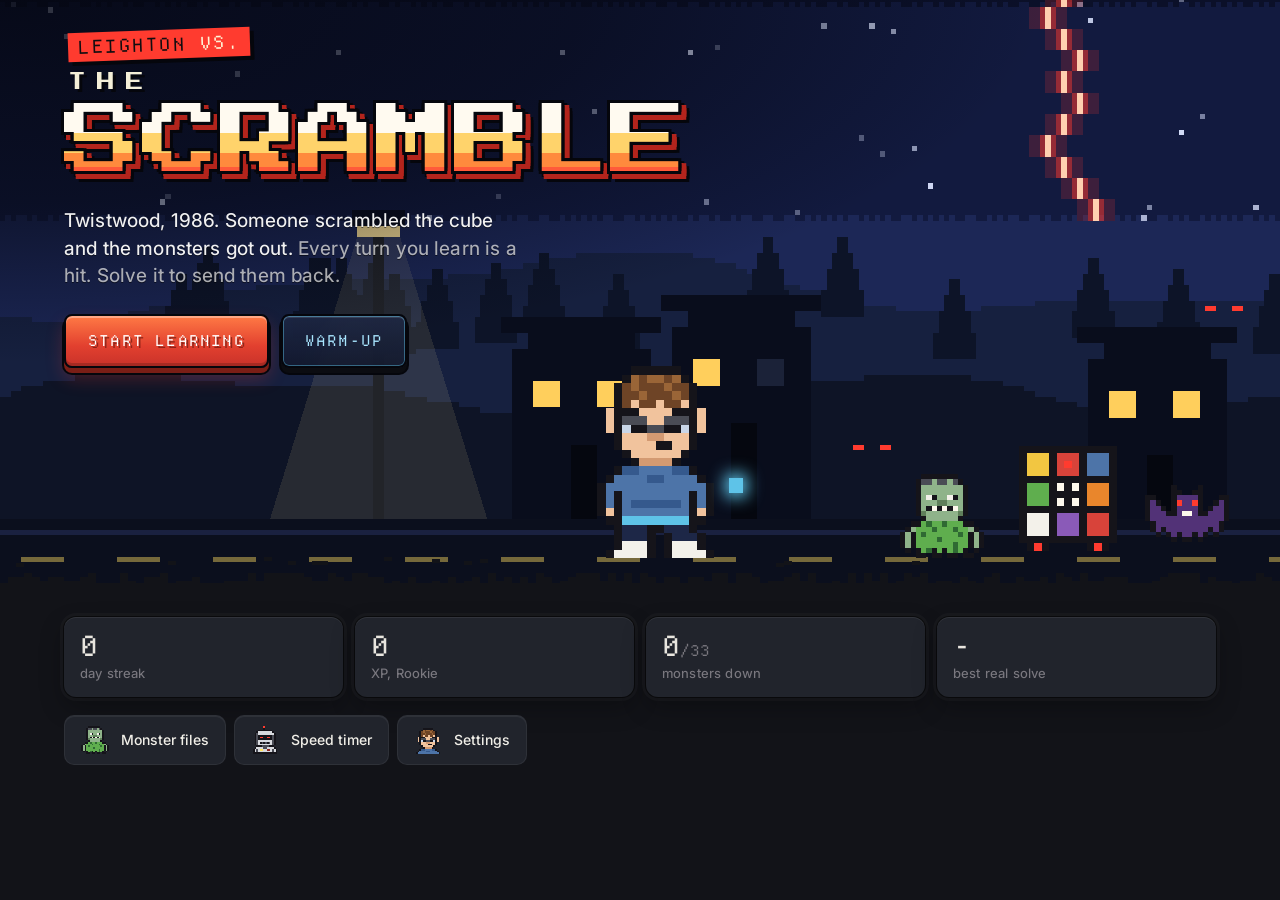
<file: index.html>
<!DOCTYPE html>
<html lang="en">
<head>
<meta charset="utf-8">
<meta name="viewport" content="width=device-width,initial-scale=1,viewport-fit=cover,user-scalable=no">
<meta name="apple-mobile-web-app-capable" content="yes">
<meta name="mobile-web-app-capable" content="yes">
<meta name="apple-mobile-web-app-status-bar-style" content="default">
<meta name="apple-mobile-web-app-title" content="The Scramble">
<meta name="application-name" content="The Scramble">
<meta name="theme-color" content="#0b1029">
<title>Leighton vs. The Scramble</title>
<link rel="apple-touch-icon" href="icon.png">
<link rel="icon" type="image/png" href="icon.png">
<link rel="preconnect" href="https://fonts.googleapis.com"><link rel="preconnect" href="https://fonts.gstatic.com" crossorigin>
<link href="https://fonts.googleapis.com/css2?family=Inter:wght@400..600&family=IBM+Plex+Mono&display=swap" rel="stylesheet">
<style>
/*
VOICE: Leighton talking, short and confident. Monsters get one-liners.
IDEA: an 80s small town at night where a scrambled cube let monsters out; every correct turn is a hit.
PICTURE: the 3D cube under a pixel battle strip (Leighton vs. that level's monster, with a health bar).
COLOUR and TYPE: the reference's tactile machined panels flipped to night ink; color only in scenes, stickers and rift red. Inter for words, Departure Mono for numbers and the logo.
LAYOUT: iPad first. Lesson = cube stage + side panel; stacks on phones. Tactile 8px keys.
*/
@font-face{font-family:"Press Start 2P";src:url([data-uri]) format("woff2");font-display:block}
@font-face{font-family:"Departure Mono";src:url([data-uri]) format("woff2");font-display:swap}
:root{
  color-scheme:light;
  --paper:#121318; --panel:#191b21; --raised:#21242c; --white:#fff;
  --ink:#f1efe8; --head:#e8e5de; --body:#aeaba5; --faint:#7a787f;
  --edge:rgba(255,255,255,.07); --frame:rgba(255,255,255,.09); --sky:#5ec3e8; --grass:#6cc35a; --ok:#6cc35a; --bad:#ff5a4e; --rift:#ff3b2f;
  --sun:#f7c844;
  --sans:"Inter","neoris",Arial,sans-serif; --mono:"IBM Plex Mono",ui-monospace,monospace; --px:"Departure Mono",ui-monospace,monospace;
  --machined:inset 0 1px 0 rgba(255,255,255,.07),0 0 0 1px rgba(0,0,0,.55),0 0 0 4px rgba(255,255,255,.025),0 10px 24px rgba(0,0,0,.3);
  --ease-out:cubic-bezier(.23,1,.32,1); --pop:cubic-bezier(.34,1.56,.64,1);
  --sat:env(safe-area-inset-top,0px); --sab:env(safe-area-inset-bottom,0px);
}
*{box-sizing:border-box;min-width:0;-webkit-tap-highlight-color:transparent}
html,body{margin:0;height:100%;background:var(--paper);color:var(--ink);overflow:hidden}
body{font:460 15px/1.4 var(--sans);letter-spacing:.01em;-webkit-font-smoothing:antialiased;user-select:none;-webkit-user-select:none;touch-action:manipulation}
button{font:inherit;color:inherit;border:0;background:none;cursor:pointer;padding:0}
button:focus-visible{outline:2px solid rgba(38,35,35,.8);outline-offset:2px}
.px{font-family:var(--px)}
.mono{font-family:var(--mono);font-size:11px;letter-spacing:.12em;text-transform:uppercase;color:var(--faint)}
svg.pix{shape-rendering:crispEdges;image-rendering:pixelated;display:block}

/* ---------- keys (tactile buttons) ---------- */
.key{height:41px;padding:0 14px;border-radius:8px;display:inline-flex;align-items:center;justify-content:center;gap:8px;font-weight:500;white-space:nowrap;transition:background-color .14s ease-out,box-shadow .14s ease-out,transform .12s var(--ease-out)}
.key:active{transform:scale(.97)}
.key.light{background:linear-gradient(#2a2d36,#1f2128);color:var(--ink);border:1px solid #33363f;box-shadow:inset 0 1px 0 rgba(255,255,255,.08),0 2px 4px rgba(0,0,0,.35)}
.key.light:hover{background:#2c2f38}
.key.dark{background:linear-gradient(#f6f3ea,#ddd8cb);color:#15141a;border:1px solid #bdb7a8;box-shadow:inset 0 2px 0 #fff,inset 0 -1px 2px rgba(0,0,0,.18),0 3px 6px rgba(0,0,0,.4)}
.key.ghost{background:rgba(255,255,255,.08);color:#fff;border:1px solid rgba(255,255,255,.35);backdrop-filter:blur(12px);-webkit-backdrop-filter:blur(12px)}
.key.big{height:50px;font-size:16px;padding:0 20px}
.key[disabled]{opacity:.45;pointer-events:none}
.icon-btn{width:41px;height:41px;border-radius:8px;display:grid;place-items:center}

/* ---------- screens ---------- */
#app{position:fixed;inset:0}
.screen{position:absolute;inset:0;display:none;flex-direction:column;opacity:0}
.screen.on{display:flex;animation:screenIn .45s var(--ease-out) forwards}
@keyframes screenIn{from{opacity:0;transform:translateY(10px)}to{opacity:1;transform:none}}
.scroll-y{overflow-y:auto;-webkit-overflow-scrolling:touch;overscroll-behavior:contain}

/* ---------- home ---------- */
#home{background:var(--paper)}
.hero{position:relative;flex:0 0 auto;height:min(66vh,640px);min-height:400px;overflow:hidden;background:#0b1029}
.hero .scene{position:absolute;inset:0;width:100%;height:100%}
.cloud-band{position:absolute;left:48%;right:0;top:0;height:46%;overflow:hidden;-webkit-mask-image:linear-gradient(90deg,transparent,#000 18%);mask-image:linear-gradient(90deg,transparent,#000 18%)}
.hero .clouds{position:absolute;left:0;top:0;width:200%;height:100%;animation:drift 70s linear infinite}
@keyframes drift{to{transform:translateX(-50%)}}
.hero-copy{position:absolute;left:max(5vw,20px);top:calc(30px + var(--sat));max-width:620px;z-index:3}
.hero::before{content:"";position:absolute;inset:0;z-index:1;pointer-events:none;background:radial-gradient(120% 90% at 0% 0%,rgba(4,6,16,.82) 0%,rgba(4,6,16,.55) 38%,rgba(4,6,16,0) 68%)}
.logo{margin:0;display:flex;flex-direction:column;align-items:flex-start;isolation:isolate;font-family:var(--px);font-weight:400;line-height:1}
.logo .tag{display:inline-block;background:#ff3b2f;color:#120d10;font-size:clamp(14px,1.6vw,18px);letter-spacing:.14em;padding:6px 10px 5px;box-shadow:4px 4px 0 #05060c;transform:rotate(-2deg);margin:0 0 14px 4px}
.logo .tag b{font-weight:400;color:#fff4d6}
.logo .the{font-family:'Press Start 2P',var(--px);font-size:clamp(13px,1.6vw,18px);letter-spacing:.6em;margin-bottom:12px!important;color:#f4efd8;margin:0 0 2px 4px;text-shadow:3px 3px 0 #05060c}
.logo .big{position:relative;display:flex;font-family:'Press Start 2P',var(--px);font-size:clamp(36px,10.5vw,78px);letter-spacing:0;line-height:1;filter:drop-shadow(3px 0 0 #05060c) drop-shadow(-3px 0 0 #05060c) drop-shadow(0 3px 0 #05060c) drop-shadow(0 -3px 0 #05060c) drop-shadow(5px 5px 0 #b3241c) drop-shadow(3px 3px 0 #05060c)}
.logo .big span{display:inline-block;background:linear-gradient(#fffaf0 0 38%,#ffd36b 38% 64%,#ff8a3d 64% 82%,#ff5a3a 82%);-webkit-background-clip:text;background-clip:text;color:transparent;-webkit-text-fill-color:transparent;animation:letterIn .6s var(--pop) both;animation-delay:calc(.15s + var(--i) * 55ms)}
@keyframes letterIn{from{opacity:0;transform:translateY(-24px) scale(1.3)}}
.hero-copy p{color:rgba(255,255,255,.94);font-size:clamp(16px,2vw,19px);line-height:1.45;margin:26px 0 24px;max-width:460px;text-shadow:0 1px 0 rgba(0,0,0,.5)}
.hero-copy p span{color:rgba(255,255,255,.66)}
.hero-actions{display:flex;gap:12px;flex-wrap:wrap}
.crew{position:absolute;left:0;right:0;bottom:6%;height:90px;z-index:2;pointer-events:none}
.crew .walker{position:absolute;bottom:0;width:64px;height:64px}
.walker svg{width:100%;height:100%}
.fringe{display:block;width:100%;height:40px;margin-top:-39px;position:relative;z-index:4}
.home-body{flex:1;padding:22px max(5vw,20px) calc(24px + var(--sab));display:grid;grid-template-columns:repeat(4,minmax(0,1fr));gap:12px;align-content:start}
.stat{background:var(--raised);border-radius:12px;padding:14px 16px;box-shadow:var(--machined)}
.stat b{display:block;font-family:var(--px);font-weight:400;font-size:28px;line-height:1.1;color:var(--head)}
.stat span{font-size:13px;color:var(--faint)}
.home-links{grid-column:1/-1;display:flex;gap:8px;flex-wrap:wrap;margin-top:6px}
.row-btn{display:flex;align-items:center;gap:12px;padding:10px 16px;background:var(--raised);border:1px solid rgba(255,255,255,.06);border-radius:10px;box-shadow:inset 0 1px 0 rgba(255,255,255,.06);font-weight:500;font-size:14px;transition:background-color .15s,border-color .15s}
.row-btn:hover{background:#272a33;border-color:rgba(255,255,255,.14)}
.row-btn .mono{font-size:10px}
.row-btn svg{width:28px;height:28px}

/* ---------- top bar ---------- */
.topbar{flex:0 0 auto;display:flex;align-items:center;gap:12px;padding:calc(10px + var(--sat)) max(3vw,14px) 10px;background:rgba(18,19,24,.92);border-bottom:1px solid var(--frame);position:relative;z-index:5}
.topbar h2{font-size:17px;font-weight:500;margin:0;color:var(--head);flex:1}
.chip-stat{display:inline-flex;align-items:center;gap:6px;height:32px;padding:0 10px;border-radius:100px;background:var(--raised);box-shadow:inset 0 1px 0 rgba(255,255,255,.06),0 0 0 1px rgba(0,0,0,.5);font-family:var(--px);font-size:15px;color:var(--head)}
.chip-stat svg{width:16px;height:16px}

/* ---------- map ---------- */
.map-wrap{flex:1;padding:24px max(4vw,16px) calc(60px + var(--sab))}
.world{max-width:980px;margin:0 auto 40px}
.world-card{position:relative;border-radius:16px;background:var(--raised);padding:10px;box-shadow:var(--machined)}
.world-card .art{position:relative;border-radius:10px;overflow:hidden;height:150px}
.world-card .art svg.scene{position:absolute;inset:0;width:100%;height:100%}
.world-card .art .who{position:absolute;bottom:10px;width:72px;height:72px;left:6%;animation:bob 1.2s steps(2) infinite}
.world-card .cap{position:absolute;right:16px;bottom:16px;max-width:60%;padding:12px 14px;border-radius:8px;color:#fff;background:linear-gradient(rgba(255,255,255,.08),rgba(255,255,255,.03));backdrop-filter:blur(18px);-webkit-backdrop-filter:blur(18px);box-shadow:inset 0 -1px 0 rgba(0,0,0,.12),inset 0 1px 1px rgba(255,255,255,.24)}
.world-card .cap .mono{color:rgba(255,255,255,.75)}
.world-card .cap h3{margin:4px 0 0;font-size:21px;line-height:1.15;font-weight:400}
.world-card .cap h3 span{opacity:.7}
.world-card.locked .art{filter:grayscale(1) brightness(.7)}
.levels{display:flex;flex-wrap:wrap;gap:14px 12px;padding:18px 6px 0}
.lvl{position:relative;width:88px;display:flex;flex-direction:column;align-items:center;gap:6px}
.lvl .node{width:64px;height:64px;border-radius:12px;font-family:var(--px);font-size:24px;display:grid;place-items:center;transition:transform .15s var(--ease-out)}
.lvl .node:active{transform:scale(.94)}
.lvl.done .node{background:var(--raised);color:var(--head);box-shadow:var(--machined)}
.lvl.open .node{background:linear-gradient(#3a2226,#241417);color:#fff;border:1px solid #ff5a4e;box-shadow:inset 0 1px 0 rgba(255,255,255,.1);animation:nodePulse 1.8s var(--ease-out) infinite}
@keyframes nodePulse{0%{box-shadow:inset 0 2px 0 rgba(255,255,255,.24),0 0 0 0 rgba(255,59,47,.5)}70%{box-shadow:inset 0 2px 0 rgba(255,255,255,.24),0 0 0 12px rgba(255,59,47,0)}100%{box-shadow:inset 0 2px 0 rgba(255,255,255,.24),0 0 0 0 rgba(255,59,47,0)}}
.lvl.locked .node{background:var(--panel);color:#4a4c55;box-shadow:inset 0 0 0 1px var(--edge)}
.lvl .name{font-size:12px;line-height:1.25;text-align:center;color:var(--body);min-height:30px}
.lvl.locked .name{color:#4f5058}
.stars{display:flex;gap:2px;height:14px}
.stars svg{width:14px;height:14px}
.lvl.boss .node{width:72px;height:64px}

/* ---------- lesson ---------- */
#lesson{background:var(--paper)}
.ls-top{display:flex;align-items:center;gap:12px;padding:calc(10px + var(--sat)) max(3vw,14px) 10px}
.bar{flex:1;display:flex;gap:4px;height:12px}
.bar i{flex:1;border-radius:3px;background:#2a2d35;box-shadow:inset 0 1px 1px rgba(0,0,0,.3);transition:background-color .3s}
.bar i.done{background:var(--grass)}
.bar i.now{background:#3f6a3a}
.combo{font-family:var(--px);font-size:16px;color:var(--faint);min-width:58px;text-align:right;transition:color .2s}
.combo.hot{color:#e07b1e}
.combo.bump{animation:bump .3s var(--pop)}
@keyframes bump{40%{transform:scale(1.35)}}
.ls-main{flex:1;display:grid;grid-template-columns:minmax(0,1.25fr) minmax(320px,.9fr);gap:16px;padding:0 max(3vw,14px) calc(14px + var(--sab));min-height:0}
.stage{position:relative;border-radius:16px;background:var(--panel);box-shadow:var(--machined);overflow:hidden;min-height:0;display:flex;flex-direction:column}
.cube-wrap{position:relative;flex:1;min-height:0}
.cube-wrap::before{content:"";position:absolute;inset:0;background-image:linear-gradient(rgba(255,255,255,.035) 1px,transparent 1px),linear-gradient(90deg,rgba(255,255,255,.035) 1px,transparent 1px);background-size:40px 40px;-webkit-mask-image:radial-gradient(circle at 50% 50%,#000 30%,transparent 75%);mask-image:radial-gradient(circle at 50% 50%,#000 30%,transparent 75%)}
.stage .view-reset{position:absolute;right:10px;top:10px;z-index:4;background:rgba(255,255,255,.06);box-shadow:inset 0 0 0 1px rgba(255,255,255,.08);color:var(--body)}
.stage .hint-txt{position:absolute;left:14px;bottom:12px;z-index:4;font-size:12px;color:var(--faint)}
.toast{position:absolute;left:50%;top:8%;z-index:6;transform:translate(-50%,0);font-family:var(--px);font-size:26px;color:var(--grass);pointer-events:none;opacity:0;white-space:nowrap}
.toast.show{animation:toast .9s var(--ease-out) forwards}
.toast.bad{color:var(--bad)}
@keyframes toast{0%{opacity:0;transform:translate(-50%,12px) scale(.8)}20%{opacity:1;transform:translate(-50%,0) scale(1.08)}35%{transform:translate(-50%,0) scale(1)}80%{opacity:1}100%{opacity:0;transform:translate(-50%,-14px)}}
.side{display:flex;flex-direction:column;gap:12px;min-height:0}
.speaker{display:flex;gap:12px;align-items:flex-start}
.speaker .face{flex:0 0 auto;width:64px;height:64px;animation:bob 1.2s steps(2) infinite}
.speaker .face.talk{animation:talk .5s var(--pop)}
@keyframes bob{50%{transform:translateY(-3px)}}
@keyframes talk{30%{transform:translateY(-8px) scale(1.05)}}
.bubble{position:relative;flex:1;background:var(--raised);border:1px solid rgba(255,255,255,.05);border-radius:12px;padding:12px 14px;box-shadow:var(--machined);font-size:16px;line-height:1.45;color:var(--head);min-height:64px}
.bubble::before{content:"";position:absolute;left:-7px;top:22px;width:12px;height:12px;background:var(--raised);transform:rotate(45deg);box-shadow:-1px 1px 0 rgba(255,255,255,.05)}
.bubble .who{display:block;font-family:var(--mono);font-size:10px;letter-spacing:.12em;text-transform:uppercase;color:var(--faint);margin-bottom:2px}
.bubble b{font-weight:600;color:var(--ink)}
.bubble .alg-inline{font-family:var(--px);font-size:15px;color:var(--ink);white-space:nowrap}
.task{background:rgba(255,255,255,.025);border:1px solid rgba(255,255,255,.07);border-radius:12px;padding:12px;display:flex;flex-direction:column;gap:10px}
.task:empty{display:none}
.task .label{display:flex;justify-content:space-between;align-items:center;gap:8px}
.chips{display:flex;flex-wrap:wrap;gap:6px}
.chip{min-width:40px;height:40px;padding:0 8px;border-radius:8px;display:grid;place-items:center;font-family:var(--px);font-size:19px;background:var(--raised);color:var(--head);box-shadow:inset 0 0 0 1px rgba(255,255,255,.07),inset 0 1px 0 rgba(255,255,255,.08);transition:background-color .15s,color .15s}
.chip.hidden{color:transparent;background:repeating-linear-gradient(45deg,#24272f 0 4px,#1c1e25 4px 8px)}
.chip.now{box-shadow:inset 0 0 0 2px var(--sky);color:var(--ink)}
.chip.ok{background:#1f3a22;color:#8ee07a;animation:chipPop .3s var(--pop)}
.chip.bad{animation:shake .3s}
.chip.gap{min-width:6px;background:none;box-shadow:none}
@keyframes chipPop{50%{transform:scale(1.18)}}
.chant{font-size:14px;color:var(--body);font-style:italic}
.prompt-big{font-family:var(--px);font-size:64px;line-height:1;text-align:center;color:var(--ink);padding:8px 0}
.prompt-big.pop{animation:chipPop .3s var(--pop)}
.controls{margin-top:auto;display:flex;flex-direction:column;gap:10px}
.btn-row{display:flex;gap:10px;flex-wrap:wrap}
.btn-row .key{flex:1}
.pad{display:grid;grid-template-columns:repeat(auto-fit,minmax(64px,1fr));gap:8px}
.pk{height:58px;border-radius:10px;background:linear-gradient(#2b2e37,#21242b);box-shadow:0 3px 0 #0c0d10,inset 0 0 0 1px rgba(255,255,255,.06),inset 0 1px 0 rgba(255,255,255,.1);display:flex;align-items:center;justify-content:center;gap:6px;font-family:var(--px);font-size:22px;color:var(--ink);transition:transform .1s var(--ease-out),background-color .15s}
.pk:active,.pk.press{transform:translateY(2px);box-shadow:0 1px 0 #0c0d10,inset 0 0 0 1px rgba(255,255,255,.06);background:#2f333d}
.pk svg{width:18px;height:18px;opacity:.75}
.pk .dot{width:8px;height:8px;border-radius:2px;box-shadow:inset 0 0 0 1px rgba(0,0,0,.2)}
.pk.wrong{animation:shake .3s;background:#4a1d1b}
.pk.glow{box-shadow:0 0 0 3px var(--sky);animation:glow 1s ease-in-out infinite}
@keyframes glow{50%{box-shadow:0 0 0 6px rgba(94,195,232,.35)}}
@keyframes shake{20%{transform:translateX(-6px)}40%{transform:translateX(5px)}60%{transform:translateX(-3px)}80%{transform:translateX(2px)}}
.choices{display:grid;grid-template-columns:repeat(auto-fit,minmax(110px,1fr));gap:8px}
.choice{min-height:54px;padding:8px 12px;border-radius:10px;background:linear-gradient(#2b2e37,#21242b);box-shadow:0 3px 0 #0c0d10,inset 0 0 0 1px rgba(255,255,255,.06),inset 0 1px 0 rgba(255,255,255,.1);font-size:16px;font-weight:500;transition:transform .1s,background-color .15s}
.choice.px{font-size:22px;font-weight:400}
.choice:active{transform:scale(.97)}
.choice.right{background:#1f3a22;color:#8ee07a;animation:chipPop .3s var(--pop)}
.choice.wrong{background:#4a1d1b;color:#ff8a80;animation:shake .3s}
.meta{display:flex;gap:10px;align-items:center;font-size:13px;color:var(--faint)}
.meta .px{font-size:15px;color:var(--head)}
.mission{background:var(--raised);border-radius:12px;padding:14px 16px;box-shadow:var(--machined)}
.mission ol{margin:6px 0 0;padding-left:20px;color:var(--body);line-height:1.5}
.mission .clock{font-family:var(--px);font-size:44px;color:var(--head);line-height:1;margin-top:6px}
.tip{background:#16283a;border-radius:10px;padding:10px 12px;color:#a9d8f5;font-size:14px;line-height:1.45}

/* ---------- cube ---------- */
.cube-host{position:absolute;inset:0;touch-action:none;cursor:grab}
.cube-host:active{cursor:grabbing}
.cube-scene{position:absolute;inset:0;perspective:1800px;display:grid;place-items:center}
.cube-root{position:relative;width:0;height:0;transform-style:preserve-3d}
.cubie{position:absolute;left:0;top:0;width:0;height:0;transform-style:preserve-3d}
.cf{position:absolute;backface-visibility:hidden;-webkit-backface-visibility:hidden;background:#0c0c0e;border-radius:7%;box-shadow:inset 0 0 0 1px rgba(255,255,255,.05)}
.cf .st{position:absolute;inset:5.5%;border-radius:16%;box-shadow:inset 0 2px 0 rgba(255,255,255,.4),inset 0 -2px 3px rgba(0,0,0,.12);transition:background-color .35s}
.cf .sh{position:absolute;inset:0;border-radius:7%;background:#000;pointer-events:none}
.cube-arrow{position:absolute;inset:0;width:100%;height:100%;pointer-events:none;z-index:3;overflow:visible}
.cube-arrow path{fill:none;stroke:#5ec3e8;stroke-width:7;stroke-linecap:round;stroke-linejoin:round}
.cube-arrow .head{fill:#5ec3e8;stroke:none}
.cube-arrow .halo{stroke:#0c0d10;stroke-width:13}
.cube-arrow g{animation:arrowIn .25s var(--ease-out)}
@keyframes arrowIn{from{opacity:0}}
.stage.shake .cube-scene{animation:shake .3s}
.stage.win .cube-scene{animation:winHop .55s var(--pop)}
@keyframes winHop{40%{transform:translateY(-12px) scale(1.04)}}

/* ---------- results ---------- */
#done{background:var(--paper);align-items:center;justify-content:center;padding:20px}
.result{width:min(460px,100%);border-radius:16px;background:var(--raised);padding:12px;box-shadow:var(--machined);text-align:center}
.result .art{position:relative;height:170px;border-radius:10px;overflow:hidden}
.result .art svg.scene{position:absolute;inset:0;width:100%;height:100%}
.result .art .who{position:absolute;left:50%;bottom:8px;width:96px;height:96px;margin-left:-48px;animation:hop .7s var(--pop) infinite alternate}
@keyframes hop{to{transform:translateY(-10px)}}
.result h2{font-size:32px;line-height:1.15;font-weight:400;color:var(--head);margin:18px 0 4px}
.result h2 span{color:var(--faint)}
.big-stars{display:flex;justify-content:center;gap:10px;margin:12px 0}
.big-stars svg{width:52px;height:52px;opacity:0;transform:scale(.3)}
.big-stars svg.in{animation:starIn .5s var(--pop) forwards}
@keyframes starIn{to{opacity:1;transform:scale(1)}}
.result .nums{display:flex;justify-content:center;gap:24px;margin:8px 0 16px;color:var(--faint);font-size:13px}
.result .nums b{display:block;font-family:var(--px);font-weight:400;font-size:24px;color:var(--head)}
.result .say{color:var(--body);margin:0 16px 16px}
.result .btn-row{padding:0 4px 4px}
#confetti{position:fixed;inset:0;pointer-events:none;z-index:50}

/* ---------- friends ---------- */
.friends{flex:1;padding:24px max(4vw,16px) calc(40px + var(--sab));display:grid;grid-template-columns:repeat(auto-fill,minmax(250px,1fr));gap:18px;align-content:start}
.fcard{border-radius:16px;background:rgba(255,255,255,.03);padding:8px;box-shadow:0 0 0 1px rgba(255,255,255,.06),0 6px 14px rgba(0,0,0,.25)}
.fcard .cover{background:var(--raised);border-radius:8px;padding:12px;border-left:4px solid #2f323b;height:100%;display:flex;flex-direction:column;gap:10px}
.fcard .pic{position:relative;height:130px;border-radius:6px;overflow:hidden}
.fcard .pic svg.scene{position:absolute;inset:0;width:100%;height:100%}
.fcard .pic .who{position:absolute;left:50%;bottom:6px;width:80px;height:80px;margin-left:-40px;animation:bob 1.2s steps(2) infinite}
.fcard h3{margin:0;font-size:20px;font-weight:400;color:var(--head)}
.fcard h3 span{color:var(--faint)}
.fcard p{margin:0;color:var(--body);font-size:14px;line-height:1.45}
.fcard .owns{border-top:1px solid var(--edge);padding-top:8px;display:flex;justify-content:space-between;gap:8px;align-items:baseline}
.fcard .owns .px{font-size:14px;color:var(--ink)}
.fcard.locked .who{filter:brightness(0) drop-shadow(0 0 1px #ff5a4e) drop-shadow(0 0 6px rgba(255,59,47,.5))}
.fcard.locked h3,.fcard.locked p{color:var(--faint)}

/* ---------- timer ---------- */
.timer-wrap{flex:1;display:grid;grid-template-columns:minmax(0,1.4fr) minmax(260px,.8fr);gap:16px;padding:16px max(3vw,14px) calc(16px + var(--sab));min-height:0}
.tpad{position:relative;border-radius:16px;background:var(--panel);box-shadow:var(--machined);display:flex;flex-direction:column;align-items:center;justify-content:center;gap:14px;padding:20px;touch-action:none;cursor:pointer}
.tpad .scr{font-family:var(--px);font-size:clamp(15px,2vw,19px);color:var(--body);text-align:center;max-width:560px;line-height:1.5}
.tpad .time{font-family:var(--px);font-size:clamp(64px,13vw,150px);line-height:1;color:var(--head);transition:color .15s}
.tpad.hold .time{color:#ff5a4e}.tpad.ready .time{color:var(--grass)}
.tpad .tsub{color:var(--faint);font-size:14px;text-align:center}
.splits{display:flex;flex-wrap:wrap;gap:6px;justify-content:center}
.splits span{font-size:12px;padding:4px 8px;border-radius:100px;background:var(--raised);box-shadow:inset 0 0 0 1px rgba(255,255,255,.07);color:var(--body)}
.splits span b{font-family:var(--px);font-weight:400;color:var(--ink)}
.tside{display:flex;flex-direction:column;gap:12px;min-height:0}
.tlist{flex:1;overflow:auto;background:var(--raised);border-radius:12px;box-shadow:var(--machined);padding:6px 12px}
.tlist div{display:flex;justify-content:space-between;padding:8px 2px;border-bottom:1px solid var(--edge);font-size:14px;color:var(--body)}
.tlist div b{font-family:var(--px);font-weight:400;color:var(--ink)}
.toggle{display:flex;align-items:center;justify-content:space-between;gap:10px;padding:12px 14px;background:var(--raised);border:1px solid rgba(255,255,255,.07);color:var(--ink);border-radius:10px;font-size:14px}
.sw{width:44px;height:26px;border-radius:100px;background:#3a3d46;position:relative;transition:background-color .2s}
.sw::after{content:"";position:absolute;left:3px;top:3px;width:20px;height:20px;border-radius:50%;background:#fff;box-shadow:0 1px 2px rgba(0,0,0,.25);transition:transform .2s var(--ease-out)}
.sw.on{background:var(--grass)}.sw.on::after{transform:translateX(18px)}

/* ---------- modal ---------- */
.modal{position:fixed;inset:0;z-index:40;background:rgba(0,0,0,.6);display:none;align-items:center;justify-content:center;padding:20px}
.modal.on{display:flex;animation:screenIn .3s var(--ease-out)}
.sheet{width:min(420px,100%);background:var(--raised);border-radius:16px;padding:20px;box-shadow:var(--machined),0 20px 40px rgba(0,0,0,.18)}
.sheet h3{margin:0 0 8px;font-weight:400;font-size:24px;color:var(--head)}
.sheet p{color:var(--body);margin:0 0 16px}
.sheet .toggle{margin-bottom:10px}

/* ---------- responsive ---------- */
@media (max-width:860px),(max-aspect-ratio:1/1){
  .ls-main{display:flex;flex-direction:column;gap:10px}
  .stage{flex:1 1 auto;min-height:230px}
  .side{display:contents}
  .speaker{order:-1}
  .stage{order:0}
  .task{order:1}
  .controls{order:2;margin-top:0}
  .timer-wrap{grid-template-columns:minmax(0,1fr);grid-template-rows:minmax(260px,1fr) auto}
  .tlist{max-height:180px}
}
@media (max-width:860px){
  .home-body{grid-template-columns:repeat(2,minmax(0,1fr))}
  .speaker .face{width:48px;height:48px}
  .bubble{font-size:15px;min-height:48px;padding:10px 12px}
  .prompt-big{font-size:48px}
  .pk{height:52px;font-size:20px}
}
@media (max-width:520px){
  .hero{min-height:420px}
  .cloud-band{left:0;top:auto;bottom:38%;height:22%;opacity:.8}
  .world-card .cap{left:12px;right:12px;max-width:none;bottom:12px;padding:10px 12px}
  .world-card .art .who{display:none}
  .lvl{width:76px}
  .chip{min-width:34px;height:34px;font-size:16px}
}
@media (prefers-reduced-motion:reduce){
  *,*::before,*::after{animation-duration:.01ms!important;animation-iteration-count:1!important;transition-duration:.01ms!important}
}

/* ---------- arena (battle strip) ---------- */
.arena{position:relative;flex:0 0 auto;height:clamp(118px,27%,196px);overflow:hidden;border-bottom:1px solid rgba(0,0,0,.6)}
.arena svg.scene{position:absolute;inset:0;width:100%;height:100%}
.arena .hero-sp{position:absolute;left:7%;bottom:6px;height:78%;aspect-ratio:16/24;z-index:2}
.arena .hero-sp svg{width:100%;height:100%}
.arena .orb{position:absolute;z-index:3;width:10px;height:10px;background:var(--orb,#5ec3e8);box-shadow:0 0 12px 3px var(--orb,#5ec3e8);animation:orb 1.6s ease-in-out infinite;transition:background-color .2s,box-shadow .2s}
@keyframes orb{50%{transform:translateY(-6px)}}
.arena .mon{position:absolute;right:9%;bottom:6px;height:62%;aspect-ratio:1;z-index:2}
.arena .mon.boss{height:84%;right:6%}
.arena .mon .body{width:100%;height:100%}
.arena .mon svg{width:100%;height:100%;animation:monIdle 1.4s steps(2) infinite}
@keyframes monIdle{50%{transform:translateY(-3px) scaleY(1.03)}}
.arena .mon.hurt .body{animation:hurt .28s steps(3)}
@keyframes hurt{0%,60%{filter:brightness(5)}30%{transform:translateX(8px)}100%{transform:none}}
.arena .mon.lunge{animation:lunge .4s var(--ease-out)}
@keyframes lunge{40%{transform:translateX(-45%) scale(1.1)}}
.arena .mon.dead .body{animation:die .8s steps(8) forwards}
@keyframes die{to{opacity:0;transform:translateY(18px) scale(.5) rotate(-10deg);filter:brightness(4)}}
.arena .hero-sp.recoil{animation:recoil .35s}
@keyframes recoil{25%{transform:translateX(-10px);opacity:.35}50%{opacity:1}75%{opacity:.4}}
.arena .hero-sp.throw{animation:throw .2s var(--ease-out)}
@keyframes throw{50%{transform:translateX(6px) translateY(-3px)}}
.arena .flash{position:absolute;inset:0;background:var(--rift);opacity:0;pointer-events:none;z-index:4}
.arena .flash.on{animation:flash .4s}
@keyframes flash{20%{opacity:.35}}
.mon-tag{position:absolute;right:12px;top:10px;z-index:4;display:flex;flex-direction:column;align-items:flex-end;gap:5px;max-width:58%}
.mon-tag .nm{font-family:var(--px);font-size:15px;color:#f4efd8;text-shadow:2px 2px 0 #000;white-space:nowrap;overflow:hidden;text-overflow:ellipsis;max-width:100%}
.mon-tag .nm.boss{color:#ffb3a8}
.hp{width:min(220px,38vw);height:12px;background:#0b0b0e;border:2px solid #000;box-shadow:0 0 0 1px rgba(255,255,255,.18)}
.hp i{display:block;height:100%;width:100%;background:linear-gradient(#ff7a6e 0 45%,#d8433a 45%);transition:width .35s var(--ease-out)}
.taunt{position:absolute;right:calc(9% + 18%);bottom:58%;z-index:5;background:#f4efd8;color:#15141a;font-family:var(--px);font-size:13px;line-height:1.3;padding:5px 8px;border-radius:6px;opacity:0;transform:scale(.8);transform-origin:right bottom;transition:opacity .2s,transform .25s var(--pop);max-width:42%;pointer-events:none}
.taunt.show{opacity:1;transform:none}
.dmg{position:absolute;z-index:6;font-family:var(--px);font-size:22px;color:#fff;text-shadow:2px 2px 0 #000;pointer-events:none;animation:dmg .8s var(--ease-out) forwards;white-space:nowrap}
.dmg.crit{color:#ffe45c;font-size:28px}
@keyframes dmg{0%{opacity:0;transform:translateY(6px) scale(.6)}15%{opacity:1;transform:translateY(-6px) scale(1.15)}100%{opacity:0;transform:translateY(-34px)}}
.shot{position:absolute;z-index:5;width:12px;height:12px;pointer-events:none}
.boom{position:absolute;z-index:6;width:6px;height:6px;pointer-events:none}
.ko{position:absolute;inset:0;z-index:7;display:grid;place-items:center;font-family:var(--px);font-size:clamp(28px,5vw,50px);color:#ffe45c;text-shadow:3px 3px 0 #b3241c;opacity:0;pointer-events:none}
.ko.show{animation:ko 1.2s var(--pop) forwards}
@keyframes ko{0%{opacity:0;transform:scale(2)}25%{opacity:1;transform:scale(1)}80%{opacity:1}100%{opacity:0}}

/* map nodes show the monster */
.lvl .node svg.sprite{width:44px;height:44px}
.lvl.locked .node svg.sprite{filter:brightness(0) opacity(.55)}
.lvl.done .node svg.sprite{filter:grayscale(.85) brightness(.7)}
.lvl .code{font-family:var(--px);font-size:12px;color:var(--faint);line-height:1}
.world-card .art .boss-sp{position:absolute;bottom:8px;left:5%;width:88px;height:88px;filter:drop-shadow(0 0 10px rgba(255,59,47,.5))}
.world-card .art .boss-sp svg{width:100%;height:100%;animation:monIdle 1.4s steps(2) infinite}
.world-card.locked .art .boss-sp{filter:brightness(0)}

/* home hero cast */
.hero-lei{position:absolute;left:46%;bottom:6%;height:min(27vh,200px);aspect-ratio:16/24;z-index:2}
.hero-lei svg{width:100%;height:100%}
.hero-lei .orb{position:absolute;right:-16%;top:60%;width:11%;aspect-ratio:1;background:#5ec3e8;box-shadow:0 0 16px 4px #5ec3e8;animation:orb 1.6s ease-in-out infinite}
.hero-mons{position:absolute;right:4vw;bottom:6%;display:flex;gap:1.6vw;align-items:flex-end;z-index:2}
.hero-mons div{width:min(9vw,84px);aspect-ratio:1}
.hero-mons div:nth-child(2){width:min(13vw,120px)}
.hero-mons div svg{width:100%;height:100%;animation:monIdle 1.6s steps(2) infinite}

/* results */
.result .art .who{left:28%;width:64px;height:96px;margin-left:-32px}
.result .art .mon-dead{position:absolute;right:18%;bottom:4px;width:72px;height:72px;filter:grayscale(1) brightness(.55);transform:rotate(90deg)}
.result .art .mon-dead svg{width:100%;height:100%}

/* monster files */
.files .fcard .pic .who{width:90px;height:90px;margin-left:-45px}
.files .fcard .pic{height:120px}
.files .fcard .stamp{font-family:var(--px);font-size:13px;color:#ff8a80}
@media (max-width:860px),(max-aspect-ratio:1/1){ .arena{height:clamp(110px,22vh,170px)} }
@media (max-width:700px){ .hero-lei{left:max(6vw,20px)} }
@media (max-width:520px){ .hero-mons div{width:15vw} .hero-mons div:nth-child(2){width:20vw} .hero-mons div:nth-child(3){display:none} .taunt{max-width:52%} }

/* ---------- arcade buttons ---------- */
.key{position:relative;overflow:hidden;font-family:var(--px);font-weight:400;text-transform:uppercase;letter-spacing:.08em;font-size:14px;border-radius:8px;transition:transform .12s var(--ease-out),box-shadow .12s var(--ease-out),filter .15s}
.key.big{height:54px;font-size:15px;padding:0 22px}
.key.dark{background:linear-gradient(#ff7a45,#e2402f 60%,#c9322a);color:#fff;border:2px solid #05060c;text-shadow:2px 2px 0 rgba(90,16,10,.6);
  box-shadow:inset 0 2px 0 rgba(255,255,255,.35),inset 0 -3px 0 rgba(0,0,0,.18),0 5px 0 #7a1e16,0 5px 0 2px #05060c,0 10px 18px rgba(255,59,47,.25)}
.key.light,.key.ghost{background:linear-gradient(#2e3340,#232733);color:#f4efd8;border:2px solid #05060c;
  box-shadow:inset 0 2px 0 rgba(255,255,255,.1),0 5px 0 #0b0c11,0 5px 0 2px #05060c}
.key.ghost{background:linear-gradient(rgba(30,40,70,.85),rgba(18,24,44,.85));color:#a9e6ff;box-shadow:inset 0 0 0 1px rgba(94,195,232,.45),inset 0 2px 0 rgba(255,255,255,.12),0 5px 0 #0b0c11,0 5px 0 2px #05060c}
.key:hover{transform:translateY(-2px);filter:brightness(1.08)}
.key.dark:hover{box-shadow:inset 0 2px 0 rgba(255,255,255,.35),inset 0 -3px 0 rgba(0,0,0,.18),0 7px 0 #7a1e16,0 7px 0 2px #05060c,0 14px 24px rgba(255,59,47,.35)}
.key:active{transform:translateY(4px);filter:brightness(.95)}
.key.dark:active{box-shadow:inset 0 2px 0 rgba(255,255,255,.3),0 1px 0 #7a1e16,0 1px 0 2px #05060c}
.key.light:active,.key.ghost:active{box-shadow:inset 0 2px 0 rgba(255,255,255,.08),0 1px 0 #0b0c11,0 1px 0 2px #05060c}
.key.dark::after{content:"";position:absolute;top:0;bottom:0;left:-60%;width:40%;background:linear-gradient(100deg,transparent,rgba(255,255,255,.45),transparent);transform:skewX(-20deg);animation:shine 3.2s ease-in-out infinite}
@keyframes shine{0%,70%{left:-60%}100%{left:130%}}
#homePlay{animation:ctaPulse 2s ease-in-out infinite}
@keyframes ctaPulse{50%{filter:brightness(1.12)}}
.key[disabled]{opacity:.4;filter:grayscale(.6);animation:none}
.key[disabled]::after{display:none}
.btn-row{gap:12px;padding-bottom:6px}
.home-links .row-btn{transition:transform .12s var(--ease-out),border-color .15s}
.home-links .row-btn:hover{transform:translateY(-2px)}

/* pad keys and answers: deeper, springier */
.pk,.choice{border:2px solid #05060c;box-shadow:0 5px 0 #0b0c11,0 5px 0 2px #05060c,inset 0 2px 0 rgba(255,255,255,.1);transition:transform .1s var(--ease-out),box-shadow .1s,background-color .15s}
.pk:hover,.choice:hover{transform:translateY(-2px)}
.pk:active,.pk.press,.choice:active{transform:translateY(4px);box-shadow:0 1px 0 #0b0c11,0 1px 0 2px #05060c,inset 0 2px 0 rgba(255,255,255,.08)}
.choice{font-family:var(--px);text-transform:uppercase;letter-spacing:.06em;font-size:15px}
.choice.right{box-shadow:0 5px 0 #143018,0 5px 0 2px #05060c,0 0 18px rgba(108,195,90,.45)}
.pad,.choices{padding-bottom:6px}

/* ---------- dialog box ---------- */
.speaker{position:relative}
.bubble{background:linear-gradient(#1b1e27,#14161d);border:2px solid #05060c;border-radius:10px;padding:18px 16px 14px;font-size:17px;line-height:1.5;color:#f4efd8;
  box-shadow:inset 0 0 0 1px rgba(255,255,255,.07),0 4px 0 #05060c;margin-top:8px}
.bubble::before{display:none}
.bubble .who{position:absolute;left:12px;top:-11px;margin:0;background:#ff3b2f;color:#120d10;font-family:var(--px);font-size:11px;letter-spacing:.16em;padding:3px 8px 2px;transform:rotate(-2deg);box-shadow:3px 3px 0 #05060c}
.bubble b{color:#ffd36b;font-weight:600}
.bubble .chant{color:#a9e6ff}
.bubble.pop{animation:bubblePop .32s var(--pop)}
@keyframes bubblePop{0%{transform:translateY(6px) scale(.97);opacity:.4}100%{transform:none;opacity:1}}
.bubble .caret{display:inline-block;width:8px;height:8px;margin-left:6px;background:#ff3b2f;clip-path:polygon(0 0,100% 0,50% 100%);animation:caret .8s steps(2) infinite;vertical-align:middle}
@keyframes caret{50%{opacity:0}}
.bubble.typing .caret{display:none}
.speaker .face{border-radius:8px;background:#1b1e27;border:2px solid #05060c;box-shadow:0 4px 0 #05060c;padding:4px;margin-top:8px}
.task{border:2px solid #05060c;background:#171920;box-shadow:inset 0 0 0 1px rgba(255,255,255,.05)}

</style>
</head>
<body>
<div id="app">

  <section class="screen" id="home">
    <div class="hero">
      <div id="heroScene"></div>
      <div class="hero-copy">
        <h1 class="logo" aria-label="Leighton vs. The Scramble"><span class="tag" aria-hidden="true">LEIGHTON <b>VS.</b></span><span class="the" aria-hidden="true">THE</span><span class="big" aria-hidden="true" data-t="SCRAMBLE"><span style="--i:0">S</span><span style="--i:1">C</span><span style="--i:2">R</span><span style="--i:3">A</span><span style="--i:4">M</span><span style="--i:5">B</span><span style="--i:6">L</span><span style="--i:7">E</span></span></h1>
        <p>Twistwood, 1986. Someone scrambled the cube and the monsters got out. <span>Every turn you learn is a hit. Solve it to send them back.</span></p>
        <div class="hero-actions"><button class="key dark big" id="homePlay">Start learning</button><button class="key ghost big" id="homeWarm">Warm-up</button></div>
      </div>
      <div class="hero-lei" id="heroLei"></div><div class="hero-mons" id="heroMons"></div>
    </div>
    <svg id="homeFringe"></svg>
    <div class="home-body scroll-y" id="homeStats"></div>
  </section>

  <section class="screen" id="map">
    <div class="topbar"><button class="icon-btn icon-back" data-go="home" aria-label="Home"></button><h2>The map</h2><span class="chip-stat" id="mapStreak"></span><span class="chip-stat" id="mapXP"></span></div>
    <div class="map-wrap scroll-y" id="mapBody"></div>
  </section>

  <section class="screen" id="lesson">
    <div class="ls-top"><button class="icon-btn" id="lsClose" aria-label="Close lesson"></button><div class="bar" id="lsBar"></div><div class="combo" id="lsCombo"></div></div>
    <div class="ls-main">
      <div class="stage" id="lsStage">
        <div class="arena" id="arena">
          <div id="arenaScene"></div>
          <div class="hero-sp" id="arenaHero"></div><div class="orb" id="arenaOrb"></div>
          <div class="mon" id="arenaMon"><div class="body" id="arenaMonBody"></div></div>
          <div class="mon-tag"><span class="nm" id="monName"></span><div class="hp"><i id="monHP"></i></div></div>
          <div class="taunt" id="monTaunt"></div>
          <div class="flash" id="arenaFlash"></div><div class="ko" id="arenaKO">K.O.</div>
        </div>
        <div class="cube-wrap">
          <div class="cube-host" id="cubeHost"></div>
          <button class="icon-btn view-reset" id="viewReset" aria-label="Reset view"></button>
          <div class="toast" id="lsToast"></div>
          <div class="hint-txt"><span id="lsTitle"></span> &middot; drag to look around</div>
        </div>
      </div>
      <div class="side">
        <div class="speaker"><div class="face" id="lsFace"></div><div class="bubble" id="lsBubble"></div></div>
        <div class="task" id="lsTask"></div>
        <div class="controls" id="lsControls"></div>
      </div>
    </div>
  </section>

  <section class="screen" id="done"><div class="result" id="doneCard"></div></section>

  <section class="screen" id="friends">
    <div class="topbar"><button class="icon-btn icon-back" data-go="home" aria-label="Home"></button><h2>Monster files</h2><span class="chip-stat" id="filesCount"></span></div>
    <div class="friends files scroll-y" id="friendsBody"></div>
  </section>

  <section class="screen" id="timer">
    <div class="topbar"><button class="icon-btn icon-back" data-go="home" aria-label="Home"></button><h2>Speed timer</h2></div>
    <div class="timer-wrap">
      <div class="tpad" id="tPad">
        <div class="scr" id="tScr"></div>
        <div class="time" id="tTime">0.00</div>
        <div class="tsub" id="tSub"></div>
        <div class="splits" id="tSplits"></div>
      </div>
      <div class="tside">
        <div style="display:grid;grid-template-columns:1fr 1fr;gap:10px" id="tStats"></div>
        <button class="toggle" id="swSplitsRow"><span>Stage splits (tap after each step)</span><span class="sw" id="swSplits"></span></button>
        <button class="key light" id="tNew">New scramble</button>
        <div class="tlist" id="tList"></div>
      </div>
    </div>
  </section>

</div>

<div class="modal" id="settings"><div class="sheet">
  <h3>Settings</h3>
  <p>Progress saves on this device.</p>
  <button class="toggle" id="swSoundRow" style="width:100%"><span>Sound</span><span class="sw" id="swSound"></span></button>
  <button class="toggle" id="swMusicRow" style="width:100%"><span>Music</span><span class="sw" id="swMusic"></span></button>
  <button class="toggle" id="swOpenRow" style="width:100%"><span>Open every level (preview)</span><span class="sw" id="swOpen"></span></button>
  <div class="btn-row" style="margin-top:6px"><button class="key light" id="resetBtn">Reset all progress</button><button class="key dark" id="closeSettings">Done</button></div>
</div></div>
<canvas id="confetti"></canvas>

<script>
// Twistwood cube engine. Math coords: x right, y up, z toward viewer.
// Orientation used everywhere: yellow up, white down, green front, orange right.
const FACE_N = { U:[0,1,0], D:[0,-1,0], F:[0,0,1], B:[0,0,-1], R:[1,0,0], L:[-1,0,0] };
const FACE_COLOR = { U:'Y', D:'W', F:'G', B:'B', R:'O', L:'R' };
const MOVE_DEF = {
  R:{axis:0, layer:1, dir:-1}, L:{axis:0, layer:-1, dir:1},
  U:{axis:1, layer:1, dir:-1}, D:{axis:1, layer:-1, dir:1},
  F:{axis:2, layer:1, dir:-1}, B:{axis:2, layer:-1, dir:1},
  x:{axis:0, layer:null, dir:-1}, y:{axis:1, layer:null, dir:-1}, z:{axis:2, layer:null, dir:-1},
};

function rotMat(axis, ang){
  const c = Math.cos(ang), s = Math.sin(ang);
  if(axis===0) return [[1,0,0],[0,c,-s],[0,s,c]];
  if(axis===1) return [[c,0,s],[0,1,0],[-s,0,c]];
  return [[c,-s,0],[s,c,0],[0,0,1]];
}
function mulMat(a,b){
  const r=[[0,0,0],[0,0,0],[0,0,0]];
  for(let i=0;i<3;i++)for(let j=0;j<3;j++){let v=0;for(let k=0;k<3;k++)v+=a[i][k]*b[k][j];r[i][j]=v;}
  return r;
}
function mulVec(m,v){ return [0,1,2].map(i=>m[i][0]*v[0]+m[i][1]*v[1]+m[i][2]*v[2]); }
function roundMat(m){ return m.map(r=>r.map(v=>Math.round(v))); }
const I3 = [[1,0,0],[0,1,0],[0,0,1]];
function eqV(a,b){ return a[0]===b[0]&&a[1]===b[1]&&a[2]===b[2]; }
function isI(m){ for(let i=0;i<3;i++)for(let j=0;j<3;j++) if(m[i][j]!==(i===j?1:0)) return false; return true; }

function parseMove(tok){
  const m = /^([RLUDFBxyz])(2|'|2')?$/.exec(tok);
  if(!m) throw new Error('bad move '+tok);
  const suf = m[2]||'';
  const turns = suf.startsWith('2') ? 2 : (suf==="'" ? -1 : 1);
  return { face:m[1], turns };
}
function parseAlg(s){ return s.trim().split(/\s+/).filter(Boolean); }
function invertTok(t){ const {face,turns}=parseMove(t); if(turns===2) return face+'2'; return turns===1? face+"'" : face; }
function invertAlg(a){ return (typeof a==='string'?parseAlg(a):a).slice().reverse().map(invertTok); }
// expand X2 into X X (pad-friendly)
function expandAlg(a){ const out=[]; for(const t of (typeof a==='string'?parseAlg(a):a)){ const {face,turns}=parseMove(t); if(turns===2){out.push(face,face);} else out.push(t);} return out; }

class Cube {
  constructor(){
    this.cubies=[];
    for(let x=-1;x<=1;x++)for(let y=-1;y<=1;y++)for(let z=-1;z<=1;z++){
      if(x===0&&y===0&&z===0) continue;
      const home=[x,y,z], stickers=[];
      for(const f in FACE_N){ const n=FACE_N[f]; if((n[0]&&n[0]===x)||(n[1]&&n[1]===y)||(n[2]&&n[2]===z)) stickers.push({n, c:FACE_COLOR[f], face:f}); }
      const type = stickers.length===3?'corner':stickers.length===2?'edge':'center';
      this.cubies.push({ id:this.cubies.length, home, pos:home.slice(), rot:I3.map(r=>r.slice()), stickers, type });
    }
  }
  clone(){ const c=new Cube(); c.cubies.forEach((q,i)=>{ q.pos=this.cubies[i].pos.slice(); q.rot=this.cubies[i].rot.map(r=>r.slice()); }); return c; }
  affected(face){ const d=MOVE_DEF[face]; return this.cubies.filter(q=> d.layer===null || q.pos[d.axis]===d.layer); }
  move(tok){
    const {face,turns}=parseMove(tok); const d=MOVE_DEF[face];
    const M = roundMat(rotMat(d.axis, d.dir*turns*Math.PI/2));
    for(const q of this.affected(face)){ q.pos = mulVec(M,q.pos).map(Math.round); q.rot = roundMat(mulMat(M,q.rot)); }
    return this;
  }
  alg(a){ for(const t of (typeof a==='string'?parseAlg(a):a)) this.move(t); return this; }
  find(pred){ return this.cubies.find(pred); }
  byHome(h){ return this.cubies.find(q=>eqV(q.home,h)); }
  solvedPiece(q){ return eqV(q.pos,q.home) && isI(q.rot); }
  stickerNormal(q,color){ const s=q.stickers.find(s=>s.c===color); return s? mulVec(q.rot,s.n).map(Math.round):null; }
  colorAt(faceKey, pos){ const n=FACE_N[faceKey]; const q=this.cubies.find(q=>eqV(q.pos,pos)); if(!q) return null; const s=q.stickers.find(s=>eqV(mulVec(q.rot,s.n).map(Math.round),n)); return s?s.c:null; }
  // ---- goal checks (relative to centers, so whole-cube turns are fine) ----
  centerColor(n){ const q=this.cubies.find(q=>q.type==='center'&&eqV(q.pos,n)); return q.stickers[0].c; }
  dirOf(color){ for(const f in FACE_N){ if(this.centerColor(FACE_N[f])===color) return FACE_N[f]; } }
  pieceOk(q){ return q.stickers.every(s=>this.centerColor(mulVec(q.rot,s.n).map(Math.round))===s.c); }
  piecePlaced(q){ // right slot, any twist
    const want=q.stickers.map(s=>s.c).sort().join('');
    const have=[0,1,2].filter(i=>q.pos[i]!==0).map(i=>{const n=[0,0,0];n[i]=q.pos[i];return this.centerColor(n);}).sort().join('');
    return want===have; }
  isSolved(){ return this.cubies.every(q=>q.type==='center'||this.pieceOk(q)); }
  pieces(filter){ return this.cubies.filter(filter); }
  has(q,c){ return q.stickers.some(s=>s.c===c); }
  edgesWith(c){ return this.pieces(q=>q.type==='edge'&&this.has(q,c)); }
  cornersWith(c){ return this.pieces(q=>q.type==='corner'&&this.has(q,c)); }
  daisy(){ const up=this.dirOf('Y'); return this.edgesWith('W').every(q=>eqV(this.stickerNormal(q,'W'),up)); }
  cross(){ return this.edgesWith('W').every(q=>this.pieceOk(q)); }
  firstLayer(){ return this.pieces(q=>q.type!=='center'&&this.has(q,'W')).every(q=>this.pieceOk(q)); }
  middleLayer(){ return this.pieces(q=>q.type==='edge'&&!this.has(q,'W')&&!this.has(q,'Y')).every(q=>this.pieceOk(q)); }
  twoLayers(){ return this.firstLayer()&&this.middleLayer(); }
  yellowCross(){ const up=this.dirOf('Y'); return this.edgesWith('Y').every(q=>eqV(this.stickerNormal(q,'Y'),up)); }
  yellowEdges(){ return this.edgesWith('Y').every(q=>this.pieceOk(q)); }
  cornersPlaced(){ return this.cornersWith('Y').every(q=>this.piecePlaced(q)); }
  solvedPieces(list){ return list.every(q=>this.pieceOk(q)); }
}

const ALGS = {
  wiggle:  "R U R' U'",
  slideR:  "U R U' R' U' F' U F",
  slideL:  "U' L' U L U F U' F'",
  sandwich:"F R U R' U' F'",
  swirl:   "R U R' U R U2 R'",
  swap:    "U R U' L' U R' U' L",
  dig:     "R' D' R D",
};

if(typeof module!=='undefined') module.exports={Cube,ALGS,parseAlg,invertAlg,expandAlg,parseMove,FACE_N,FACE_COLOR,MOVE_DEF,rotMat,mulMat,mulVec,eqV,isI,I3};

// ---------- 3D cube view (CSS 3D, no libraries) ----------
const STICKER = { Y:'#f7c844', W:'#fbfbf8', G:'#43a94b', B:'#2a6fd6', O:'#f2892b', R:'#de3f3a', X:'#3a3d46' };
const FACE_TF = {
  '0,0,1':'translateZ(H)', '0,0,-1':'rotateY(180deg) translateZ(H)',
  '1,0,0':'rotateY(90deg) translateZ(H)', '-1,0,0':'rotateY(-90deg) translateZ(H)',
  '0,1,0':'rotateX(90deg) translateZ(H)', '0,-1,0':'rotateX(-90deg) translateZ(H)'
};
const LIGHT = (()=>{ const v=[-0.25,0.65,0.75]; const l=Math.hypot(...v); return v.map(x=>x/l); })();
const DEG = Math.PI/180;
const easeOut = t => 1-Math.pow(1-t,3);
const easeInOut = t => t<.5 ? 4*t*t*t : 1-Math.pow(-2*t+2,3)/2;

class CubeView {
  constructor(host){
    this.host = host;
    host.innerHTML = '<div class="cube-scene"><div class="cube-root"></div></div><svg class="cube-arrow"></svg>';
    this.scene = host.querySelector('.cube-scene');
    this.root = host.querySelector('.cube-root');
    this.arrowSvg = host.querySelector('.cube-arrow');
    this.rx = -24; this.ry = -34; this.S = 60;
    this.focus = null; this.queue = Promise.resolve(); this.anim = null; this.busy = 0;
    this.cube = new Cube();
    this.build();
    this.bindDrag();
    this.ro = new ResizeObserver(()=>this.resize()); this.ro.observe(host);
  }
  build(){
    this.root.innerHTML='';
    this.els = this.cube.cubies.map(q=>{
      const d=document.createElement('div'); d.className='cubie';
      const faces=[];
      for(const key in FACE_TF){
        const n=key.split(',').map(Number);
        const f=document.createElement('div'); f.className='cf'; f.dataset.n=key;
        const st=q.stickers.find(s=>s.n.join(',')===key);
        let stEl=null;
        if(st){ stEl=document.createElement('div'); stEl.className='st'; f.appendChild(stEl); }
        const sh=document.createElement('div'); sh.className='sh'; f.appendChild(sh);
        d.appendChild(f); faces.push({el:f,n,st,stEl,sh});
      }
      this.root.appendChild(d);
      return {el:d, faces};
    });
    this.resize();
  }
  resize(){
    const r=this.host.getBoundingClientRect();
    const m=Math.min(r.width, r.height);
    this.S = Math.max(26, Math.min(86, m/5.4));
    const S=this.S, H=S/2;
    for(const e of this.els) for(const f of e.faces){
      f.el.style.width=S+'px'; f.el.style.height=S+'px'; f.el.style.left=(-H)+'px'; f.el.style.top=(-H)+'px';
      f.el.style.transform = FACE_TF[f.n.join(',')].replace('H', H+'px');
    }
    this.renderAll();
  }
  viewMat(){ return mulMat(rotMat(0,-this.rx*DEG), rotMat(1,this.ry*DEG)); }
  setCube(c){ this.cube=c; this.renderAll(); }
  setFocus(fn){ this.focus=fn; this.paint(); }
  paint(){
    this.cube.cubies.forEach((q,i)=>{
      for(const f of this.els[i].faces){ if(!f.stEl) continue;
        const show = !this.focus || this.focus(q, f.st, this.cube);
        f.stEl.style.backgroundColor = show ? STICKER[f.st.c] : STICKER.X;
      }
    });
  }
  cubieCSS(q, A){
    const M = A ? mulMat(A,q.rot) : q.rot;
    const p = A ? mulVec(A,q.pos) : q.pos;
    const S=this.S;
    // math (y up) -> css (y down): conjugate by diag(1,-1,1)
    const m=[[M[0][0],-M[0][1],M[0][2]],[-M[1][0],M[1][1],-M[1][2]],[M[2][0],-M[2][1],M[2][2]]];
    const t=[p[0]*S*1.02, -p[1]*S*1.02, p[2]*S*1.02];
    return `matrix3d(${m[0][0]},${m[1][0]},${m[2][0]},0,${m[0][1]},${m[1][1]},${m[2][1]},0,${m[0][2]},${m[1][2]},${m[2][2]},0,${t[0]},${t[1]},${t[2]},1)`;
  }
  shade(i, q, A, V){
    const M = A ? mulMat(A,q.rot) : q.rot;
    for(const f of this.els[i].faces){
      const n = mulVec(V, mulVec(M, f.n));
      const b = Math.max(0, n[0]*LIGHT[0]+n[1]*LIGHT[1]+n[2]*LIGHT[2]);
      f.sh.style.opacity = (0.24*(1-b)).toFixed(3);
    }
  }
  renderAll(){
    this.root.style.transform = `rotateX(${this.rx}deg) rotateY(${this.ry}deg)`;
    const V=this.viewMat();
    this.cube.cubies.forEach((q,i)=>{ this.els[i].el.style.transform=this.cubieCSS(q,null); this.shade(i,q,null,V); });
    this.paint();
  }
  // queue a move; returns promise
  turn(tok, ms=180){
    this.busy++;
    const p = this.queue.then(()=>this._turn(tok, ms)).finally(()=>{this.busy--;});
    this.queue = p.catch(()=>{});
    return p;
  }
  instant(tok){ this.cube.move(tok); this.renderAll(); }
  _turn(tok, ms){
    return new Promise(res=>{
      const {face,turns}=parseMove(tok); const d=MOVE_DEF[face];
      const idx = this.cube.cubies.map((q,i)=>(d.layer===null||q.pos[d.axis]===d.layer)?i:-1).filter(i=>i>=0);
      const target = d.dir*turns*Math.PI/2;
      const dur = (Math.abs(turns)===2? ms*1.5 : ms) * (window.__reduced?0.01:1);
      const t0 = performance.now(); const V=this.viewMat();
      const step = now=>{
        const t = Math.min(1,(now-t0)/dur);
        const A = rotMat(d.axis, target*easeOut(t));
        for(const i of idx){ const q=this.cube.cubies[i]; this.els[i].el.style.transform=this.cubieCSS(q,A); this.shade(i,q,A,V); }
        if(t<1) requestAnimationFrame(step);
        else { this.cube.move(tok); for(const i of idx){ const q=this.cube.cubies[i]; this.els[i].el.style.transform=this.cubieCSS(q,null); this.shade(i,q,null,V);} res(); }
      };
      requestAnimationFrame(step);
    });
  }
  async play(alg, ms=380, gap=110, onStep){
    const toks = typeof alg==='string'? parseAlg(alg) : alg;
    this.cancelled=false;
    for(let i=0;i<toks.length;i++){
      if(this.cancelled){ this.cancelled=false; return false; }
      onStep && onStep(i);
      this.arrow(toks[i]);
      await sleep(gap+60);
      await this.turn(toks[i], ms);
      this.arrow(null);
      await sleep(gap);
    }
    onStep && onStep(toks.length);
    return true;
  }
  stop(){ this.cancelled=true; }
  // ---- direction arrow drawn on the layer that will turn ----
  arrow(tok){
    if(!tok){ this.arrowSvg.innerHTML=''; return; }
    const {face,turns}=parseMove(tok); const d=MOVE_DEF[face];
    const V=this.viewMat(); const r=this.host.getBoundingClientRect(); const cx=r.width/2, cy=r.height/2, S=this.S*1.02;
    const ax=d.axis, e1=[0,0,0], e2=[0,0,0]; const o=[(ax+1)%3,(ax+2)%3]; e1[o[0]]=1; e2[o[1]]=1;
    const layer = d.layer===null?0:d.layer;
    const axisV=[0,0,0]; axisV[ax]=layer||1; const facing=mulVec(V,axisV)[2];
    const sgn = d.dir*Math.sign(turns);
    let P, a0, sweep, n=24;
    if(layer!==0 && facing>0.6){
      // the turning face looks at us: draw a round arrow on the face itself
      const c=[0,0,0]; c[ax]=layer*1.56;
      P=t=>[0,1,2].map(k=>c[k]+0.95*(Math.cos(t)*e1[k]+Math.sin(t)*e2[k]));
      sweep=sgn*(Math.abs(turns)===2?5.2:4.4); a0=Math.PI/2-sweep/2;
    } else {
      // otherwise run a straight arrow along the most visible side of that layer
      const c=[0,0,0]; c[ax]=layer;
      P=t=>{ const r=1.56/Math.max(Math.abs(Math.cos(t)),Math.abs(Math.sin(t))); return [0,1,2].map(k=>c[k]+r*(Math.cos(t)*e1[k]+Math.sin(t)*e2[k])); };
      let best=0,bz=-9; for(const a of [0,Math.PI/2,Math.PI,3*Math.PI/2]){ const v=mulVec(V,[0,1,2].map(k=>Math.cos(a)*e1[k]+Math.sin(a)*e2[k])); if(v[2]>bz){bz=v[2];best=a;} }
      sweep=sgn*(Math.abs(turns)===2?1.45:1.3); a0=best-sweep/2;
    }
    const pts=[];
    for(let i=0;i<=n;i++){ const v=mulVec(V,P(a0+sweep*i/n)); pts.push([cx+v[0]*S, cy-v[1]*S]); }
    const dpath='M'+pts.map(p=>p[0].toFixed(1)+' '+p[1].toFixed(1)).join(' L');
    const [x1,y1]=pts[n-2],[x2,y2]=pts[n]; const ang=Math.atan2(y2-y1,x2-x1); const hl=16;
    const head=`M${(x2+Math.cos(ang)*6).toFixed(1)} ${(y2+Math.sin(ang)*6).toFixed(1)} L${(x2+Math.cos(ang+2.5)*hl).toFixed(1)} ${(y2+Math.sin(ang+2.5)*hl).toFixed(1)} L${(x2+Math.cos(ang-2.5)*hl).toFixed(1)} ${(y2+Math.sin(ang-2.5)*hl).toFixed(1)} Z`;
    this.arrowSvg.innerHTML=`<g><path class="halo" d="${dpath}"/><path d="${dpath}"/><path class="head" d="${head}" style="stroke:#fff;stroke-width:3"/><path class="head" d="${head}"/></g>`;
  }
  bindDrag(){
    let sx,sy,rx0,ry0,drag=false;
    this.host.addEventListener('pointerdown',e=>{ drag=true; sx=e.clientX; sy=e.clientY; rx0=this.rx; ry0=this.ry; this.host.setPointerCapture(e.pointerId); });
    this.host.addEventListener('pointermove',e=>{ if(!drag) return; this.ry=ry0+(e.clientX-sx)*0.45; this.rx=Math.max(-75,Math.min(75,rx0-(e.clientY-sy)*0.35)); this.arrow(null); this.renderAll(); });
    const end=()=>{ drag=false; }; this.host.addEventListener('pointerup',end); this.host.addEventListener('pointercancel',end);
  }
  resetView(){
    const fx=this.rx, fy=this.ry, t0=performance.now();
    const step=now=>{ const t=Math.min(1,(now-t0)/380), k=easeInOut(t); this.rx=fx+(-24-fx)*k; this.ry=fy+(-34-fy)*k; this.renderAll(); if(t<1) requestAnimationFrame(step); };
    requestAnimationFrame(step);
  }
}
const sleep = ms => new Promise(r=>setTimeout(r, window.__reduced? Math.min(ms,30): ms));

// ---------- pixel art: Leighton, the monsters, night scenes, icons ----------
const PAL = {
  k:'#15141a', w:'#f3f1ea', h:'#fdf8ec', e:'#15141a',
  f:'#f1c39d', F:'#d39a72', H:'#6e4426', J:'#9a6537', L:'#c9d6e8',
  b:'#4d74a8', B:'#35598d', c:'#5ec3e8', n:'#1d2747',
  g:'#5fae4e', G:'#2f6a33', m:'#9ccf4f', M:'#5d8f2c', z:'#8fb38a', Z:'#5f7f5a',
  p:'#8a5ab8', P:'#523277', r:'#d8433a', R:'#8e2620', x:'#ff3b2f', X:'#ffb02e', Y:'#ffe45c',
  o:'#e9862c', O:'#a9561b', y:'#f2c641', s:'#8d8f96', S:'#4a4c55', l:'#d7d9de',
  t:'#c9a46b', T:'#7a5432', u:'#4b3220', q:'#dfe8f7', Q:'#9fb3d6', a:'#86d8cf', A:'#3c8f88',
  i:'#e9e4d0', I:'#b8b29a', d:'#c9b994', D:'#8f8064'
};
const SPRITES = {
  // Leighton, full body (16x24)
  leighton:[
"................",".....kkkkkk.....","....kJHJJHJk....","...kHJHHHJHHk...",
"...kHHJHHHJHk...","...kHfHHfHHfk...","..fkkkffffkkkf..","..fkSSSffSSSkf..",
"..fkLeeSSeeLkf..","...kfffFFfffk...","...kffffkkffk...","....kffffffk....",
".....kFFFFk.....","...kBBbbbbBBk...","..kbbbbBBbbbbk..",".kbbbbbbbbbbbbk.",
".kbkbbbbbbbbkbk.",".kbkbBBBBBBbkbk.",".kfkbbbbbbbbkfk.","..kkcccccccckk..",
"...knnnkknnnk...","...knnnk.knnnk..","...kwwwk.kwwwk..","..kwwwwk.kwwwwk."],
  slime:[
"................","................","................","......kkkk......",
"....kkmmmmkk....","...kmmmmmmmmk...","..kmmwmmmmmmmk..","..kmmmmmmmmmmk..",
".kmmkekmmkekmmk.",".kmmkkkmmkkkmmk.",".kmmmmmmmmmmmmk.",".kmmmmkkkkmmmmk.",
".kMmmmmmmmmmmMk.","kMMMMMMMMMMMMMMk","kMkkMMkkkkMMkkMk","kk..kk....kk..kk"],
  bat:[
"................","................",".....k....k.....",".....kk..kk.....",
"kk...kPPPPk...kk","kPk..kxPPxk..kPk","kPPk.kPPPPk.kPPk","kPPPkkPhhPkkPPPk",
"kPPPPPPPPPPPPPPk",".kPPPPPPPPPPPPk.",".kPkPPPPPPPPkPk.","..k.kPkPPkPk.k..",
".....k.kk.k.....","................","................","................"],
  zombie:[
"....kkkkkkk.....","...kSSzSSzSk....","...kzzzzzzzzk...","...kzzzzzzzzk...",
"...kzwkzzwkzk...","...kzzzZZzzzk...","...kzkhkhkhzk...","...kZzzzzzzZk...",
"....kzzzzzzk....","..kkgGggGgggkk..",".kzgggGgggGggzk.","kzkgGggggggGgkzk",
"kzkggggGgggggkzk","kzkgggggggGggkzk",".k.kgGkgkgGgk.k.","...kk.kk.kk.kk.."],
  ghost:[
"................",".....kkkkkk.....","....kqqqqqqk....","...kqqqqqqqqk...",
"..kqqqqqqqqqqk..","..kqqkkqqkkqqk..","..kqqkkqqkkqqk..","..kqqqqqqqqqqk..",
"..kqqqqkkqqqqk..","..kqqqqkkqqqqk..",".kqqqqqqqqqqqqk.","kqqqqqqqqqqqqqqk",
"kQqqqqqqqqqqqqQk","kQQQkQQQkQQQkQQk","kk..kk..kk..kkk.","................"],
  skeleton:[
"................","....kkkkkkkk....","...kiiiiiiiik...","..kiiiiiiiiiik..",
"..kiiiiiiiiiik..","..kikkkiikkkik..","..kikxkiikxkik..","..kikkkiikkkik..",
"..kiiiiikiiiik..","...kIiiiiiiIk...","...kikikikikk...","....kiiiiiik....",
".....kkkkkk.....","......kiik......","..kkkkiIIikkkk..",".kiiIiiIIiiIiik."],
  mummy:[
"................","....kkkkkkkk....","...kddDdddDdk...","..kdDdddDdddDk..",
"..kDdddDdddDdk..","..kdkYkddkkkdk..","..kddDdddDdddk..","..kDdddDdddDdk..",
"..kdddkkkkdddk..","..kdDddddDdddk..","...kddDdddDdk...","..kkdDddddDdkk..",
".kdDdddDdddDddk.","kdddDdddDdddDddk","kDdddDdddDdddDdk","kdDddddDdddDddkd"],
  spider:[
"k..............k",".k....kkkk....k.","..k..kSSSSk..k..","...kkSxSSxSkk...",
"kk..kSSxxSSk..kk","..kkkSSSSSSkkk..",".k..kSkhhkSk..k.","k..kSSSSSSSSk..k",
"..kSSSrSSrSSSk..",".kkSSSSrrSSSSkk.","k.kSSSSSSSSSSk.k","..kSSSSSSSSSSk..",
".k.kSSSSSSSSk.k.","k...kkSSSSkk...k","......kkkk......","................"],
  pumpkin:[
"................",".......kk.......","......kGGk......","....kkkGkkkk....",
"..kkooOooOooOkk.",".kooOooOooOooOk.","kooOooOooOooOook","kooOYYoOoOYYOook",
"koOoYYoOoOYYoOok","kooOooOYYOooOook","koYkYYkYYkYYkYok","kooYYkYYkYYkYook",
".kooOooOooOooOk.","..kkoOooOooOkk..","....kkkkkkkk....","................"],
  werewolf:[
"..kk........kk..","..kTk......kTk..","..kTTkkkkkkTTk..","..kTTTTTTTTTTk..",
".kTuTTTTTTTTuTk.",".kTkYkTTTTkYkTk.",".kTTTTTttTTTTTk.",".kTTTTttttTTTTk.",
"..kTTttkkttTTk..","..kTtkhkkhktTk..","...kTtkkkktTk...","...kuTttttTuk...",
"..kuuTTTTTTuuk..",".kuTTuTTTTuTTuk.","kuTTTTuTTuTTTTuk","kTTuTTTTTTTTuTTk"],
  vampire:[
"....kkkkkkkk....","...kSSSSSSSSk...","..kSSSSSSSSSSk..","..kSSSllllSSSk..",
"..kSllllllllSk..","..kSlxkllkxlSk..","..kSllllllllSk..","..kSlllSSlllSk..",
"..kRlkhkkhklRk..","RRkRRlkkkklRRkRR","RrrkRRllllRRkrrR","RrrrkRRkkRRkrrrR",
"RrrrrkSSSSkrrrrR","RrrrrkSwwSkrrrrR","RrrrrrkSSkrrrrrR","RRRRRRkkkkRRRRRR"],
  robot:[
".......x........",".......k........","....kkkkkkkk....","...kllllllllk...",
"..kSlllllllllk..","..kSkkkkkkkkSk..","..kSkxxkkxxkSk..","..kSkkkkkkkkSk..",
"..kSllllllllSk..","..kSlkSkSkSlSk..","..kSllllllllSk..","...kkkSSSSkkk...",
"..kllllSSllllk..",".klSlYYllRRlSlk.",".klSllllllllSlk.",".kkkkkkkkkkkkkk."],
  alien:[
"................",".....kkkkkk.....","...kkaaaaaakk...","..kaaaaaaaaaak..",
".kaaaaaaaaaaaak.",".kaakkkaakkkaak.",".kakkwkaakwkkak.",".kakkkkaakkkkak.",
"..kakkaaaakkak..","..kaaaaaaaaaak..","...kaaakkaaak...","....kaaaaaak....",
".....kAAAAk.....","...kkAAAAAAkk...","..kAAAAAAAAAAk..",".kAAAAAAAAAAAAk."],
  eyeball:[
"................","................",".....kkkkkk.....","...kkppppppkk...",
"..kpppwwwwpppk..","..kppwwxxwwppk..","..kppwwxxwwppk..","..kpppwwwwpppk..",
".kppppppppppppk.",".kphkhkhkhkhkpk.",".kpkkkkkkkkkkpk.",".kphkhkhkhkhkpk.",
"..kppppppppppk..","..kPPPPPPPPPPk..","...kPk....kPk...","...kk......kk..."],
  vine:[
"..k....kk....k..","...k..kGGk..k...","...kkkGGGGkkk...","..kGGGgGGgGGGk..",
".kGgGGGGGGGGgGk.",".kGGXXGGGGXXGGk.",".kGGXXGGGGXXGGk.","kGGGGGGkkGGGGGGk",
"kGgGGGkhhkGGGgGk",".kGGGGkhhkGGGGk.",".kGGgGGkkGGgGGk.","..kGGGGGGGGGGk..",
".kGk.kGGGGk.kGk.","kGk..kGkkGk..kGk","kk...kGkkGk...kk",".....kk..kk....."],
  toad:[
"................","..kxk.kxk.kxk...","..kkk.kkk.kkk...","..kmmmmmmmmmmk..",
".kmmmmmmmmmmmmk.",".kmmxmmmmmmxmmk.","kmmmmmmmmmmmmmmk","kmkkkkkkkkkkkkmk",
"kmkhkhkhkhkhkkmk","kmmkkkkkkkkkkmmk","kmmmmmmmmmmmmmmk",".kmGmmGmmGmmGmk.",
".kmmmmmmmmmmmmk.","kmmk........kmmk","kkkk........kkkk","................"],
  serpent:[
"......kkkk......",".....kbbbbk.....","....kbbxbbbk....","....kbbbbbbk....",
"....khkhkbbk....",".....kkkkbbk....","........kbbk....",".......kbbk.....",
"......kbbk......",".....kbbk.......","....kbbk........","....kbbbk.......",
".....kbbbk......","..kkkkkbbbkkkk..",".knnnnnnnnnnnnk.","kbbbbbbbbbbbbbbk"],
  scarecrow:[
".....kkkkkk.....","....kTTTTTTk....","....kTTTTTTk....",".kkkkTTTTTTkkkk.",
".kTTTTTTTTTTTTk.","..kttttttttttk..","..ktXXttttXXtk..","..ktXXttttXXtk..",
"..kttttttttttk..","..ktkktkktkktk..","..kttttttttttk..","...kkttttttkk...",
".kooooooooooook.","kyokooooooookoyk","y.kooooooooook.y","...kk......kk..."],
  moth:[
"...k........k...","....k......k....",".....k....k.....","kk....kkkk....kk",
"kppk.kPPPPk.kppk","kpXpkkPxxPkkpXpk","kpXppkPPPPkppXpk","kpppppkPPkpppppk",
".kppppkPPkppppk.","..kpppkPPkpppk..","..kppkkPPkkppk..","...kk.kPPk.kk...",
"......kPPk......",".......kk.......","................","................"],
  stag:[
".k.k........k.k.",".kik.k....k.kik.","..kikik..kikik..","...kiik..kiik...",
"....kiikkiik....","....kiiiiiik....","...kiiiiiiiik...","...kikkiikkik...",
"...kikxiixkik...","....kiiiiiik....","....kiikkiik....",".....kiiiik.....",
"....kSkhhkSk....","...kSSSkkSSSk...","..kSSSSSSSSSSk..",".kSSSSSSSSSSSSk."],
  worm:[
"................","....kkkkkkkk....","...kTTTTTTTTk...","..kThkhkhkhkTk..",
"..kThRRRRRRhTk..","..kThRRkkRRhTk..","..kThRRRRRRhTk..","..kThkhkhkhkTk..",
"...kTTTTTTTTk...","...kTtTTTTtTk...","..kTTTTTTTTTTk..","..kTtTTTTTTtTk..",
".kTTTTTTTTTTTTk.","kTTtTTTTTTTTtTTk","kkkkkkkkkkkkkkkk","TTtTTTtTTTtTTTtT"],
  scrambler:[
"................","..kkkkkkkkkkkkk.","..kyyykrrrkbbbk.","..kyyykrxrkbbbk.",
"..kyyykrrrkbbbk.","..kkkkkkkkkkkkk.","..kgggkhkhkoook.","..kgggkkkkkoook.",
"..kgggkhkhkoook.","..kkkkkkkkkkkkk.","..kwwwkpppkrrrk.","..kwwwkpppkrrrk.",
"..kwwwkpppkrrrk.","..kkkkkkkkkkkkk.","...kxk.....kxk..","................"],
};
SPRITES.face = SPRITES.leighton.slice(0,16);

function spriteSVG(name, cls='', style=''){
  const rows=SPRITES[name]; const H=rows.length; let out='', eyes='';
  rows.forEach((row,y)=>{
    let x=0;
    while(x<16){
      const ch=row[x]; if(!ch||ch==='.'){x++;continue;}
      let x2=x; while(x2<16&&row[x2]===ch) x2++;
      const r=`<rect x="${x}" y="${y}" width="${x2-x}" height="1" fill="${PAL[ch]||'#f0f'}"/>`;
      if(ch==='e') eyes+=r; else out+=r;
      x=x2;
    }
  });
  return `<svg class="pix sprite ${cls}" viewBox="0 0 16 ${H}" style="${style}" aria-hidden="true">${out}<g class="eyes">${eyes}</g></svg>`;
}

function rng(seed){ let s=seed>>>0||1; return ()=>{ s^=s<<13; s>>>=0; s^=s>>17; s^=s<<5; s>>>=0; return (s%10000)/10000; }; }

// night scenes for each part of town
const SCENES = {
  street:{ sky:['#0d1330','#162047','#24305e'], hills:['#1b2440','#141b31','#0f1424'], ground:'#141a2a', feature:'street', rift:true },
  garden:{ sky:['#0c1a24','#12283a','#1c3a4e'], hills:['#173226','#10251c','#0b1a14'], ground:'#0e1d16', feature:'garden' },
  pond:{ sky:['#0b1428','#132248','#1e3566'], hills:['#152a2a','#0f201f','#0a1716'], ground:'#0c1817', feature:'pond' },
  creek:{ sky:['#0e1226','#161d3c','#232b55'], hills:['#18263a','#111c2c','#0b1420'], ground:'#0d1522', feature:'creek' },
  farm:{ sky:['#1a0f22','#2a1630','#4a2236'], hills:['#2b2218','#1f1912','#16120d'], ground:'#18130e', feature:'farm', rift:true },
  drivein:{ sky:['#140f2a','#211845','#3a2563'], hills:['#1c1a33','#151327','#0f0e1c'], ground:'#100f1c', feature:'drivein' },
  hollow:{ sky:['#0d1014','#151a20','#222a31'], hills:['#1a1f24','#13171b','#0d1013'], ground:'#0d1013', feature:'hollow' },
  mine:{ sky:['#120c0a','#1f1511','#3a2419'], hills:['#2a1c14','#20150f','#160f0a'], ground:'#160f0a', feature:'mine', rift:true },
  tower:{ sky:['#090b18','#121633','#1f2552'], hills:['#151a36','#10142a','#0b0e1e'], ground:'#0b0e1e', feature:'tower', rift:true },
};

function sceneSVG(theme, w=160, h=72, seed=7){
  const T=SCENES[theme]||SCENES.street; const R=rng(seed); let s='';
  const band=(y0,y1,c)=>s+=`<rect x="0" y="${y0}" width="${w}" height="${y1-y0}" fill="${c}"/>`;
  const b1=Math.round(h*.25), b2=Math.round(h*.5);
  band(0,b1,T.sky[0]); band(b1,b2,T.sky[1]); band(b2,h,T.sky[2]);
  for(let x=0;x<w;x+=2){ s+=`<rect x="${x+(R()<.5?0:1)}" y="${b1-1}" width="1" height="1" fill="${T.sky[1]}"/><rect x="${x+(R()<.5?0:1)}" y="${b2-1}" width="1" height="1" fill="${T.sky[2]}"/>`; }
  for(let i=0;i<Math.round(w/7);i++) s+=`<rect x="${Math.floor(R()*w)}" y="${Math.floor(R()*h*.45)}" width="1" height="1" fill="${R()<.2?'#ffe9a8':'#cdd6f5'}" opacity="${(.4+R()*.6).toFixed(2)}"/>`;
  const mx=Math.round(w*(.12+R()*.2)), my=Math.round(h*.12);
  s+=`<rect x="${mx}" y="${my}" width="7" height="7" fill="#f4efd8"/><rect x="${mx+1}" y="${my-1}" width="5" height="9" fill="#f4efd8"/><rect x="${mx-1}" y="${my+1}" width="9" height="5" fill="#f4efd8"/><rect x="${mx+4}" y="${my+2}" width="2" height="2" fill="#d8d1b4"/>`;
  if(T.rift){ let x=Math.round(w*.62), y=2; for(let i=0;i<10;i++){ s+=`<rect x="${x-1}" y="${y}" width="3" height="3" fill="#ff3b2f" opacity=".35"/><rect x="${x}" y="${y}" width="1" height="3" fill="#ff7a5c"/>`; x+=R()<.5?-2:2; y+=3; } }
  const layer=(base,amp,freq,c,ph)=>{ for(let x=0;x<w;x+=2){ const y=Math.round(base+Math.sin(x*freq+ph)*amp+Math.sin(x*freq*2.7+ph*2)*amp*.35); s+=`<rect x="${x}" y="${y}" width="2" height="${h-y}" fill="${c}"/>`; } };
  layer(h*.55,4,.05,T.hills[0],R()*6); layer(h*.68,3,.07,T.hills[1],R()*6);
  const F=T.feature, gy=Math.round(h*.86);
  const pine=(x,y,c)=>{ s+=`<rect x="${x+3}" y="${y}" width="2" height="3" fill="${c}"/><rect x="${x+2}" y="${y+3}" width="4" height="3" fill="${c}"/><rect x="${x+1}" y="${y+6}" width="6" height="3" fill="${c}"/><rect x="${x}" y="${y+9}" width="8" height="4" fill="${c}"/><rect x="${x+3}" y="${y+13}" width="2" height="${h}" fill="${c}"/>`; };
  const deadTree=(x,y)=>{ s+=`<rect x="${x}" y="${y}" width="2" height="${h-y}" fill="#07090b"/><rect x="${x-4}" y="${y+4}" width="4" height="1" fill="#07090b"/><rect x="${x-4}" y="${y+1}" width="1" height="3" fill="#07090b"/><rect x="${x+2}" y="${y+7}" width="5" height="1" fill="#07090b"/><rect x="${x+6}" y="${y+3}" width="1" height="4" fill="#07090b"/>`; };
  const glowEyes=(x,y)=>{ s+=`<rect x="${x}" y="${y}" width="1" height="1" fill="#ff3b2f"/><rect x="${x+3}" y="${y}" width="1" height="1" fill="#ff3b2f"/>`; };
  for(let i=0;i<6;i++) pine(Math.floor(R()*w), Math.round(h*.5+R()*h*.12), T.hills[2]);
  if(F==='street'){ [[.38,.6],[.52,.64],[.7,.58]].forEach(([fx,fy])=>{ const x=Math.round(w*fx), y=Math.round(h*fy); s+=`<rect x="${x}" y="${y}" width="16" height="${gy-y}" fill="#0b0f1d"/><rect x="${x-1}" y="${y-5}" width="18" height="2" fill="#0b0f1d"/><rect x="${x+2}" y="${y-3}" width="12" height="3" fill="#0b0f1d"/><rect x="${x+3}" y="${y+4}" width="3" height="3" fill="#ffcf5c"/><rect x="${x+10}" y="${y+4}" width="3" height="3" fill="${R()<.5?'#ffcf5c':'#1b2238'}"/>`; });
    const lx=Math.round(w*.88); s+=`<rect x="${lx}" y="${Math.round(h*.45)}" width="1" height="${h}" fill="#0b0f1d"/><rect x="${lx-2}" y="${Math.round(h*.45)}" width="4" height="2" fill="#ffe59a"/><path d="M${lx-1} ${Math.round(h*.47)} L${lx-10} ${gy} L${lx+10} ${gy} Z" fill="#ffe59a" opacity=".12"/>`; }
  if(F==='garden'){ for(let x=0;x<w;x+=6) s+=`<rect x="${x}" y="${gy-8}" width="1" height="8" fill="#2a3a2e"/>`; s+=`<rect x="0" y="${gy-7}" width="${w}" height="1" fill="#2a3a2e"/>`; for(let i=0;i<10;i++){ const x=Math.floor(R()*w); s+=`<rect x="${x}" y="${gy-10-Math.floor(R()*6)}" width="1" height="12" fill="#1f5a2c"/><rect x="${x-1}" y="${gy-8}" width="3" height="1" fill="#2f7a3a"/>`; } glowEyes(Math.round(w*.75),gy-6); }
  if(F==='pond'){ const px=Math.round(w*.4); s+=`<rect x="${px}" y="${gy-2}" width="56" height="6" fill="#0f2a4a"/><rect x="${px+4}" y="${gy-3}" width="48" height="2" fill="#173a63"/><rect x="${px+20}" y="${gy-1}" width="6" height="1" fill="#f4efd8" opacity=".6"/><rect x="${px+22}" y="${gy+1}" width="3" height="1" fill="#f4efd8" opacity=".4"/>`; for(let i=0;i<6;i++){ const x=px-4+Math.floor(R()*64); s+=`<rect x="${x}" y="${gy-7}" width="1" height="6" fill="#1f3a2a"/>`; } glowEyes(px+40,gy-1); }
  if(F==='creek'){ for(let x=0;x<w;x+=2){ const y=Math.round(gy-2+Math.sin(x*.06)*2); s+=`<rect x="${x}" y="${y}" width="2" height="4" fill="#132c52"/>`; if(x%12===0) s+=`<rect x="${x}" y="${y+1}" width="3" height="1" fill="#4a6fa8"/>`; } deadTree(Math.round(w*.8),Math.round(h*.4)); }
  if(F==='farm'){ const bx=Math.round(w*.64); s+=`<rect x="${bx}" y="${Math.round(h*.52)}" width="24" height="${gy-Math.round(h*.52)}" fill="#2a0f12"/><rect x="${bx-2}" y="${Math.round(h*.5)}" width="28" height="3" fill="#1a0a0c"/><rect x="${bx+9}" y="${Math.round(h*.62)}" width="6" height="${gy-Math.round(h*.62)}" fill="#120708"/>`; for(let x=0;x<Math.round(w*.55);x+=3){ s+=`<rect x="${x}" y="${gy-6-Math.floor(R()*3)}" width="1" height="9" fill="#3a3218"/><rect x="${x+1}" y="${gy-5}" width="1" height="1" fill="#5a4a22"/>`; } }
  if(F==='drivein'){ const sx=Math.round(w*.35), sw=Math.round(w*.4); s+=`<rect x="${sx}" y="${Math.round(h*.25)}" width="${sw}" height="${Math.round(h*.32)}" fill="#bcd6ff" opacity=".85"/><rect x="${sx+3}" y="${Math.round(h*.57)}" width="2" height="${gy}" fill="#0f0e1c"/><rect x="${sx+sw-5}" y="${Math.round(h*.57)}" width="2" height="${gy}" fill="#0f0e1c"/><path d="M${sx} ${Math.round(h*.57)} L${sx-20} ${gy} L${sx+sw+20} ${gy} L${sx+sw} ${Math.round(h*.57)} Z" fill="#bcd6ff" opacity=".07"/>`; for(let i=0;i<4;i++){ const cx=Math.round(w*.2+i*w*.17); s+=`<rect x="${cx}" y="${gy-4}" width="14" height="4" fill="#07070d"/><rect x="${cx+3}" y="${gy-7}" width="8" height="3" fill="#07070d"/>`; } }
  if(F==='hollow'){ for(let i=0;i<5;i++) deadTree(Math.round(w*.3+i*w*.14+R()*6), Math.round(h*.35+R()*10)); s+=`<rect x="0" y="${gy-5}" width="${w}" height="4" fill="#c7d0da" opacity=".08"/><rect x="0" y="${gy-9}" width="${w}" height="3" fill="#c7d0da" opacity=".05"/>`; glowEyes(Math.round(w*.55),gy-8); glowEyes(Math.round(w*.9),gy-12); }
  if(F==='mine'){ const m2=Math.round(w*.55); s+=`<rect x="${m2}" y="${gy-20}" width="22" height="20" fill="#2a1a10"/><rect x="${m2+4}" y="${gy-16}" width="14" height="16" fill="#050302"/><rect x="${m2+2}" y="${gy-20}" width="2" height="20" fill="#6b4a2a"/><rect x="${m2+18}" y="${gy-20}" width="2" height="20" fill="#6b4a2a"/><rect x="${m2}" y="${gy-21}" width="22" height="2" fill="#6b4a2a"/><rect x="${m2+24}" y="${gy-12}" width="3" height="4" fill="#ffb02e"/><rect x="${m2+23}" y="${gy-13}" width="5" height="1" fill="#3a2a1a"/>`; glowEyes(m2+9,gy-10); }
  if(F==='tower'){ const tx=Math.round(w*.62); s+=`<rect x="${tx}" y="${Math.round(h*.28)}" width="18" height="${h}" fill="#070914"/><rect x="${tx+3}" y="${Math.round(h*.2)}" width="12" height="7" fill="#070914"/><rect x="${tx+7}" y="${Math.round(h*.13)}" width="4" height="5" fill="#070914"/><rect x="${tx+4}" y="${Math.round(h*.34)}" width="10" height="10" fill="#ffe59a"/><rect x="${tx+8}" y="${Math.round(h*.35)}" width="2" height="5" fill="#15141a"/><rect x="${tx+8}" y="${Math.round(h*.39)}" width="4" height="1" fill="#15141a"/>`; }
  band(gy,h,T.ground);
  if(F==='mine'){ for(let x=0;x<w;x+=4) s+=`<rect x="${x}" y="${gy+2}" width="2" height="1" fill="#5a3a22"/>`; s+=`<rect x="0" y="${gy+1}" width="${w}" height="1" fill="#3a3a44"/><rect x="0" y="${gy+4}" width="${w}" height="1" fill="#3a3a44"/>`; }
  return `<svg class="pix scene" viewBox="0 0 ${w} ${h}" preserveAspectRatio="xMidYMax slice" aria-hidden="true">${s}</svg>`;
}

function fringeSVG(color='#121318', seed=3){
  const R=rng(seed), w=320, h=20; let s=`<rect x="0" y="${h-6}" width="${w}" height="6" fill="${color}"/>`;
  for(let x=0;x<w;x+=2){ const k=Math.floor(R()*4); for(let j=0;j<k;j++) s+=`<rect x="${x}" y="${h-7-j*2}" width="2" height="2" fill="${color}"/>`; if(R()<.12) s+=`<rect x="${x}" y="${h-16-Math.floor(R()*4)}" width="2" height="2" fill="${color}"/>`; }
  return `<svg class="pix fringe" viewBox="0 0 ${w} ${h}" preserveAspectRatio="none" aria-hidden="true">${s}</svg>`;
}

// title scene: Maple Street at night, the rift tearing open over the trees
function heroSVG(){
  const w=240,h=150,R=rng(5); let s='';
  s+=`<rect width="${w}" height="${h}" fill="#0b1029"/><rect y="40" width="${w}" height="40" fill="#121a3f"/><rect y="80" width="${w}" height="70" fill="#1c2756"/>`;
  for(let x=0;x<w;x+=2){ s+=`<rect x="${x+(R()<.5?0:1)}" y="39" width="1" height="1" fill="#121a3f"/><rect x="${x+(R()<.5?0:1)}" y="79" width="1" height="1" fill="#1c2756"/>`; }
  for(let i=0;i<70;i++) s+=`<rect x="${Math.floor(R()*w)}" y="${Math.floor(R()*80)}" width="1" height="1" fill="#d6defa" opacity="${(.3+R()*.7).toFixed(2)}"/>`;
  s+=`<rect x="178" y="14" width="16" height="16" fill="#f4efd8"/><rect x="180" y="12" width="12" height="20" fill="#f4efd8"/><rect x="176" y="16" width="20" height="12" fill="#f4efd8"/><rect x="184" y="18" width="4" height="3" fill="#ddd5b5"/><rect x="181" y="24" width="3" height="2" fill="#ddd5b5"/>`;
  let x=214,y=0; for(let i=0;i<20;i++){ s+=`<rect x="${x-3}" y="${y}" width="7" height="4" fill="#ff3b2f" opacity=".18"/><rect x="${x-1}" y="${y}" width="3" height="4" fill="#ff3b2f" opacity=".45"/><rect x="${x}" y="${y}" width="1" height="4" fill="#ffd0b0"/>`; x+=R()<.5?-3:3; y+=4; }
  const layer=(base,amp,freq,c,ph)=>{ for(let x=0;x<w;x+=2){ const y=Math.round(base+Math.sin(x*freq+ph)*amp+Math.sin(x*freq*2.3+ph)*amp*.4); s+=`<rect x="${x}" y="${y}" width="2" height="${h-y}" fill="${c}"/>`; } };
  layer(92,5,.035,'#16203f',1);
  for(let i=0;i<18;i++){ const px=Math.floor(R()*w), py=82+Math.floor(R()*14), c='#0d1428'; s+=`<rect x="${px+3}" y="${py}" width="2" height="3" fill="${c}"/><rect x="${px+2}" y="${py+3}" width="4" height="3" fill="${c}"/><rect x="${px+1}" y="${py+6}" width="6" height="4" fill="${c}"/><rect x="${px}" y="${py+10}" width="8" height="5" fill="${c}"/>`; }
  layer(112,3,.05,'#0e1426',3);
  [[96,104],[126,100],[204,106]].forEach(([hx,hy],i)=>{ s+=`<rect x="${hx}" y="${hy}" width="26" height="${136-hy}" fill="#090d1c"/><rect x="${hx-2}" y="${hy-6}" width="30" height="3" fill="#090d1c"/><rect x="${hx+3}" y="${hy-4}" width="20" height="4" fill="#090d1c"/><rect x="${hx+4}" y="${hy+6}" width="5" height="5" fill="#ffcf5c"/><rect x="${hx+16}" y="${hy+6}" width="5" height="5" fill="${i===1?'#1b2238':'#ffcf5c'}"/><rect x="${hx+11}" y="${hy+18}" width="5" height="${136-hy-18}" fill="#05070f"/>`; });
  s+=`<rect x="70" y="80" width="2" height="60" fill="#090d1c"/><rect x="66" y="78" width="10" height="3" fill="#090d1c"/><rect x="67" y="81" width="8" height="2" fill="#ffe59a"/><path d="M67 83 L50 138 L92 138 L75 83 Z" fill="#ffe59a" opacity=".1"/>`;
  s+=`<rect y="136" width="${w}" height="14" fill="#0b0f1d"/><rect y="138" width="${w}" height="1" fill="#1a2140"/>`;
  for(let i=0;i<14;i++) s+=`<rect x="${i*18+4}" y="143" width="8" height="1" fill="#e2c35a" opacity=".5"/>`;
  [[30,104],[118,118],[226,96],[160,122]].forEach(([ex,ey])=>{ s+=`<rect x="${ex}" y="${ey}" width="2" height="1" fill="#ff3b2f"/><rect x="${ex+5}" y="${ey}" width="2" height="1" fill="#ff3b2f"/>`; });
  return `<svg class="pix scene" viewBox="0 0 ${w} ${h}" preserveAspectRatio="xMidYMax slice" aria-hidden="true">${s}</svg>`;
}

const ICON = {
  star:(on)=>`<svg class="pix" viewBox="0 0 9 9"><path fill="${on?'#ffd23f':'#3a3c45'}" d="M4 0h1v2h1v1h3v1h-1v1h-1v2h1v2h-1v-1h-1v-1h-3v1h-1v1h-1v-2h1v-2h-1v-1h-1v-1h3v-1h1z"/><path fill="${on?'#d9a62c':'#2c2e36'}" d="M3 6h3v1h-3z"/></svg>`,
  flame:`<svg class="pix" viewBox="0 0 8 8"><path fill="#f2892b" d="M3 0h1v1h1v1h1v1h1v4h-1v1h-4v-1h-1v-3h1v-1h1z"/><path fill="#f7c844" d="M3 4h1v1h1v2h-3v-2h1z"/></svg>`,
  bolt:`<svg class="pix" viewBox="0 0 8 8"><path fill="#5ec3e8" d="M4 0h2v1h-1v2h2v1h-1v1h-1v1h-1v1h-1v1h-1v-2h1v-2h-2v-1h1v-1h1v-1h1z"/></svg>`,
  skull:`<svg class="pix" viewBox="0 0 8 8"><path fill="#e9e4d0" d="M2 0h4v1h1v4h-1v2h-4v-2h-1v-4h1z"/><path fill="#15141a" d="M2 2h1v2h-1zM5 2h1v2h-1zM3 6h1v1h-1zM5 6h1v1h-1z"/></svg>`,
  lock:`<svg class="pix" viewBox="0 0 8 8" width="18" height="18"><path fill="#4a4c55" d="M2 1h4v1h1v2h1v4h-8v-4h1v-2h1zM3 2v2h2v-2z"/></svg>`,
  back:`<svg viewBox="0 0 24 24" width="20" height="20" fill="none" stroke="currentColor" stroke-width="1.8" stroke-linecap="round" stroke-linejoin="round"><path d="M15 5l-7 7 7 7"/></svg>`,
  close:`<svg viewBox="0 0 24 24" width="20" height="20" fill="none" stroke="currentColor" stroke-width="1.8" stroke-linecap="round"><path d="M6 6l12 12M18 6L6 18"/></svg>`,
  reset:`<svg viewBox="0 0 24 24" width="18" height="18" fill="none" stroke="currentColor" stroke-width="1.6" stroke-linecap="round" stroke-linejoin="round"><path d="M4 12a8 8 0 1 0 2.4-5.7"/><path d="M4 4v4h4"/></svg>`,
};
function moveGlyph(tok){
  const a={ "R":'up', "R'":'down', "L":'down', "L'":'up', "U":'left', "U'":'right', "D":'right', "D'":'left', "F":'cw', "F'":'ccw', "B":'ccw', "B'":'cw', "y":'left', "y'":'right' }[tok];
  const p={ up:'M12 19V5M6 11l6-6 6 6', down:'M12 5v14M6 13l6 6 6-6', left:'M19 12H5M11 6l-6 6 6 6', right:'M5 12h14M13 6l6 6-6 6',
    cw:'M18.5 9A7 7 0 1 0 19 13M19 4v5h-5', ccw:'M5.5 9A7 7 0 1 1 5 13M5 4v5h5' }[a];
  return `<svg viewBox="0 0 24 24" fill="none" stroke="currentColor" stroke-width="2.2" stroke-linecap="round" stroke-linejoin="round"><path d="${p}"/></svg>`;
}

// ---------- sound: Steve's licensed beds + SFX from /audio, with a tiny synth layered on top ----------
// Beds and samples load from audio/*.mp3. If a file is missing, the synth tones still play.
const Sound = {
  ctx:null, on:true, music:true, master:null, fxg:null, bedGain:null, buf:{},
  bedEl:null, stingEl:null, cur:null,
  BED_VOL:{ menu:.5, trivia:.32, code:.42, match:.36, story:.38 },
  SAMPLES:{ pong:'sfx-pong', collect:'sfx-collect', hit:'sfx-hit', laser:'sfx-laser', design:'sfx-design' },
  init(){
    if(this.ctx) return;
    try{ this.ctx=new (window.AudioContext||window.webkitAudioContext)(); }catch(e){ this.ctx=null; return; }
    const c=this.ctx;
    this.master=c.createGain(); this.master.gain.value=this.on?1:0; this.master.connect(c.destination);
    this.fxg=c.createGain(); this.fxg.gain.value=.9; this.fxg.connect(this.master);
    this.bedEl=new Audio(); this.bedEl.loop=true; this.bedEl.preload='auto';
    this.stingEl=new Audio();
    try{ this.bedGain=c.createGain(); c.createMediaElementSource(this.bedEl).connect(this.bedGain); this.bedGain.connect(this.master);
      const sg=c.createGain(); sg.gain.value=.8; c.createMediaElementSource(this.stingEl).connect(sg); sg.connect(this.master); }catch(e){ this.bedGain=null; }
    for(const k in this.SAMPLES) fetch('audio/'+this.SAMPLES[k]+'.mp3').then(r=>{ if(!r.ok) throw 0; return r.arrayBuffer(); })
      .then(a=>new Promise((res,rej)=>c.decodeAudioData(a,res,rej))).then(b=>{ this.buf[k]=b; }).catch(()=>{});
    if(this.cur){ const n=this.cur; this.cur=null; this.bed(n); }
  },
  unlock(){ this.init(); if(this.ctx&&this.ctx.state==='suspended') this.ctx.resume(); this.playBed(); },
  vol(v){ if(this.bedGain) this.bedGain.gain.value=v; else if(this.bedEl) this.bedEl.volume=v; },
  playBed(){ if(!this.bedEl||!this.cur||!this.on||!this.music) return; if(!this.stingEl.paused) return; const p=this.bedEl.play(); if(p) p.catch(()=>{}); },
  bed(name){
    if(name===this.cur){ this.playBed(); return; }
    this.cur=name; if(!this.bedEl) return;
    this.stingEl.pause(); this.stingEl.onended=null;
    if(!name){ this.bedEl.pause(); return; }
    this.bedEl.src='audio/'+name+'.mp3'; this.vol(this.BED_VOL[name]||.4); this.playBed();
  },
  sting(name){
    if(!this.on||!this.stingEl) return; this.bedEl.pause();
    this.stingEl.src='audio/sting-'+name+'.mp3'; const p=this.stingEl.play(); if(p) p.catch(()=>{});
    this.stingEl.onended=()=>this.playBed();
  },
  setOn(v){ this.on=v; if(this.master) this.master.gain.value=v?1:0; if(this.bedEl){ if(v) this.playBed(); else { this.bedEl.pause(); this.stingEl.pause(); } } },
  setMusic(v){ this.music=v; if(this.bedEl){ if(v) this.playBed(); else this.bedEl.pause(); } },
  sample(k, vol=.8, rate=1){
    if(!this.on||!this.ctx||!this.buf[k]) return false;
    const s=this.ctx.createBufferSource(), g=this.ctx.createGain(); s.buffer=this.buf[k]; s.playbackRate.value=rate; g.gain.value=vol;
    s.connect(g); g.connect(this.fxg); s.start(); return true;
  },
  tone(freq, dur=.08, type='square', vol=.05, when=0, slide=0){
    if(!this.on||!this.ctx) return;
    const t=this.ctx.currentTime+when, o=this.ctx.createOscillator(), g=this.ctx.createGain();
    o.type=type; o.frequency.setValueAtTime(freq,t); if(slide) o.frequency.exponentialRampToValueAtTime(freq*slide,t+dur);
    g.gain.setValueAtTime(0.0001,t); g.gain.exponentialRampToValueAtTime(vol,t+.01); g.gain.exponentialRampToValueAtTime(0.0001,t+dur);
    o.connect(g); g.connect(this.fxg); o.start(t); o.stop(t+dur+.02);
  },
  click(){ if(!this.on||!this.ctx) return; const c=this.ctx, t=c.currentTime, b=c.createBuffer(1,800,c.sampleRate), d=b.getChannelData(0);
    for(let i=0;i<d.length;i++) d[i]=(Math.random()*2-1)*Math.pow(1-i/d.length,4);
    const s=c.createBufferSource(), f=c.createBiquadFilter(), g=c.createGain(); f.type='bandpass'; f.frequency.value=2400; g.gain.value=.35;
    s.buffer=b; s.connect(f); f.connect(g); g.connect(this.fxg); s.start(t); },
  thump(f0=120, vol=.8){ if(!this.on||!this.ctx) return; const c=this.ctx, t=c.currentTime, o=c.createOscillator(), g=c.createGain();
    o.frequency.setValueAtTime(f0,t); o.frequency.exponentialRampToValueAtTime(38,t+.14); g.gain.setValueAtTime(vol,t); g.gain.exponentialRampToValueAtTime(.001,t+.26);
    o.connect(g); g.connect(this.fxg); o.start(t); o.stop(t+.3); },
  good(combo=0){ if(!this.sample('collect',.55,1+Math.min(combo,12)*.035)){ const base=440*Math.pow(2,Math.min(combo,12)/12); this.tone(base,.07,'square',.035); this.tone(base*1.189,.1,'square',.03,.05); } },
  bad(){ this.sample('hit',.9,.8); this.tone(110,.4,'sawtooth',.06,0,.6); },
  tap(){ if(!this.sample('pong',.55)) this.tone(880,.04,'triangle',.05); },
  shoot(){ this.sample('laser',.28,1.7); },
  zap(c=1){ if(!this.sample('hit',.55,1.4+Math.min(c,10)*.04)) this.tone(220+Math.min(c,10)*30,.07,'square',.04,0,2.2); this.click(); },
  roar(boss){ if(boss){ this.sample('laser',.8,.6); this.thump(90,1); } this.tone(boss?70:110,boss?.6:.35,'sawtooth',.05,0,.55); this.tone(boss?94:140,boss?.5:.3,'square',.03,.05,.6); },
  ko(){ this.sample('laser',1,.7); this.thump(90,1); [392,330,262,196].forEach((f,i)=>this.tone(f,.12,'square',.045,i*.07)); },
  win(){ if(!this.sample('design',.6,1.2)) [440,523,659,880].forEach((f,i)=>this.tone(f,.14,'square',.045,i*.08)); },
  star(i){ if(!this.sample('collect',.6,1+i*.18)) this.tone(784*Math.pow(1.26,i),.14,'square',.045); },
  type(){ this.tone(1400+Math.random()*300,.018,'square',.012); },
  beep(hi){ this.tone(hi?1046:660,.12,'square',.05); }
};
addEventListener('pointerdown',()=>Sound.unlock(),{passive:true});
addEventListener('keydown',()=>Sound.unlock());
document.addEventListener('visibilitychange',()=>{ if(!Sound.ctx) return; if(document.hidden){ Sound.bedEl.pause(); Sound.stingEl.pause(); Sound.ctx.suspend(); } else { Sound.ctx.resume(); Sound.playBed(); } });

// ---------- the hero ----------
const HERO = {
  name:'Leighton',
  yay:['Boom.','Got it.','Too easy.','Direct hit!','Next!','Clean.',"Let's go!",'Nailed it.'],
  oops:['Whoa, other way.','Nope. Again.','It dodged!','Missed. Again.','Close one.'],
};
const CREW = { leighton:{ name:'Leighton', yay:HERO.yay, oops:HERO.oops } };

// the seven moves Leighton fights with
const SKILL_ALGS = {
  wiggle:{ alg:"R U R' U'", name:'The Jab', chant:'Up, over, down, back.' },
  slideR:{ alg:"U R U' R' U' F' U F", name:'Right Slide', chant:'Top, up, top, down. Top, tip, top, tip.' },
  slideL:{ alg:"U' L' U L U F U' F'", name:'Left Slide', chant:'Right Slide in a mirror.' },
  sandwich:{ alg:"F R U R' U' F'", name:'The Sandwich', chant:'Front, Jab, front back.' },
  swirl:{ alg:"R U R' U R U2 R'", name:'The Tornado', chant:'Up, over, down. Over. Up, over over, down.' },
  swap:{ alg:"U R U' L' U R' U' L", name:'The Switch', chant:'Top, right. Top, left. Top, right. Top, left.' },
  dig:{ alg:"R' D' R D", name:'The Drill', chant:'Down, drill, up, drill.' }
};

// every level has its own monster. hue shifts the sprite's colors.
const MONSTERS = {
  '1.1':{ sp:'slime', name:'Glop', taunt:'Blorp.', bio:'A puddle with an attitude. Weak to pretty much anything.' },
  '1.2':{ sp:'bat', name:'Screech', taunt:'SKREEE!', bio:'Flies in circles. Hates it when you know R from R prime.' },
  '1.3':{ sp:'zombie', name:'Shambles', taunt:'Brainnns... or cubes.', bio:'Slow, hungry and really bad at puzzles.' },
  '1.4':{ sp:'ghost', name:'Wailer', taunt:'Ooooo... wrong way...', bio:'Haunts the left side of every cube in town.' },
  '1.5':{ sp:'eyeball', name:'The Watcher', taunt:'I see every mistake.', bio:'Boss of Maple Street. Stares at you the whole time you turn.', boss:true },
  '2.1':{ sp:'vine', name:'Snapvine', taunt:'Sssnap.', bio:'Grows back if you leave a petal behind.' },
  '2.2':{ sp:'spider', name:'Crawlspace', taunt:'Click. Click. Click.', bio:'Lives under the greenhouse benches. Eight legs, zero manners.' },
  '2.3':{ sp:'pumpkin', name:'Jack Rot', taunt:'Hehehe.', bio:'Carved its own face. Nobody knows how.' },
  '2.4':{ sp:'vine', name:'Briarback', taunt:'You cannot cross me.', bio:'Boss of the Greenhouse. Thorns down its whole back.', boss:true, hue:-40 },
  '3.1':{ sp:'toad', name:'Croaker', taunt:'RIBBIT. (That was a threat.)', bio:'Six eyes and one brain cell.' },
  '3.2':{ sp:'slime', name:'Bog Glop', taunt:'Blorp. But angrier.', bio:"Glop's cousin from the pond. Smells way worse.", hue:200 },
  '3.3':{ sp:'serpent', name:'Pond Eel', taunt:'Hssss.', bio:'Waits for you to mess up a Jab, then bites.' },
  '3.4':{ sp:'bat', name:'Mire Wing', taunt:'SKREE?', bio:'A bat that lives in a swamp. Questionable life choices.', hue:120 },
  '3.5':{ sp:'werewolf', name:'Moonfang', taunt:'AWOOOO!', bio:'Boss of Hatcher\'s Pond. Only shows up when the corners are wrong.', boss:true },
  '4.1':{ sp:'skeleton', name:'Rattles', taunt:'*rattle rattle*', bio:'All bones, no brains. Literally.' },
  '4.2':{ sp:'mummy', name:'The Wrapper', taunt:'Mmmmph.', bio:'Wrapped up since 1922. Still mad about it.' },
  '4.3':{ sp:'ghost', name:'Shiver', taunt:'Left... or right...?', bio:'Tries to trick you into sliding the wrong way.', hue:150 },
  '4.4':{ sp:'serpent', name:'Black Eel', taunt:'Hssss!', bio:'Lives in Black Creek. Faster than its pond cousin.', hue:-60 },
  '4.5':{ sp:'vampire', name:'Count Vexley', taunt:'I vant to scramble your cube.', bio:'Boss of Black Creek. Hates sunlight and solved cubes.', boss:true },
  '5.1':{ sp:'scarecrow', name:'Stitchface', taunt:'...', bio:'Never talks. Always watching the corn.' },
  '5.2':{ sp:'pumpkin', name:'Gourdon', taunt:'Heh. Heh. Heh.', bio:"Jack Rot's big brother. Twice the teeth.", hue:-25 },
  '5.3':{ sp:'scarecrow', name:'The Harvest Man', taunt:'The crop is ready.', bio:'Boss of Mercer Farm. Thinks the yellow top belongs to him.', boss:true, hue:-30 },
  '6.1':{ sp:'robot', name:'Unit-86', taunt:'BEEP. HOSTILE.', bio:'Walked out of the drive-in screen during a robot movie.' },
  '6.2':{ sp:'alien', name:'The Visitor', taunt:'Take me to your cube.', bio:'Boss of the Drive-In. Landed during the late show.', boss:true },
  '7.1':{ sp:'stag', name:'Bone Stag', taunt:'*clack clack*', bio:'Antlers made of old bones. Runs through the Hollow at night.' },
  '7.2':{ sp:'zombie', name:'Ghoul', taunt:'Hhhhrrrrnnn.', bio:'A zombie that wandered into the Hollow and never left.', hue:220 },
  '7.3':{ sp:'moth', name:'Mother Moth', taunt:'Come to the light...', bio:'Boss of the Hollow. Her wings have eyes. Do not look.', boss:true },
  '8.1':{ sp:'worm', name:'Tunneler', taunt:'*rumble*', bio:'Chews through rock. And cubes, if you let it.' },
  '8.2':{ sp:'spider', name:'Cave Crawler', taunt:'Click.', bio:'Grew huge in the dark. Hates headlamps.', hue:90 },
  '8.3':{ sp:'scrambler', name:'The Scrambler', taunt:'I AM THE MESS.', bio:'The cube that started all of this. Solve it and the rift closes.', boss:true },
  '9.1':{ sp:'eyeball', name:'Clockeye', taunt:'Tick. Tock.', bio:'Counts every second you waste.', hue:160 },
  '9.2':{ sp:'robot', name:'Rewinder', taunt:'REWINDING.', bio:'Tries to undo everything you learned. Prove it wrong.', hue:250 },
  '9.3':{ sp:'scrambler', name:'Scrambler Prime', taunt:'Faster. FASTER.', bio:'The Scrambler came back mad. Beat it in under two minutes.', boss:true, hue:40 },
};
// random grunts for warm-ups
const GRUNTS = ['slime','bat','zombie','ghost','skeleton','spider','pumpkin','mummy','robot','toad'];
const GRUNT_NAMES = ['Night Glop','Rafter Bat','Basement Zombie','Hallway Ghost','Bonehead','Gutter Spider','Porch Pumpkin','Closet Mummy','Junkyard Bot','Ditch Toad'];

// ---------- focus modes: which stickers keep their color ----------
const hasC=(q,c)=>q.stickers.some(s=>s.c===c);
const FOCUS = {
  all:null,
  centers:(q)=>q.type==='center',
  cross:(q)=>q.type==='center'||(q.type==='edge'&&hasC(q,'W')),
  f1:(q)=>q.type==='center'||hasC(q,'W'),
  f2l:(q)=>q.type==='center'||hasC(q,'W')||(q.type==='edge'&&!hasC(q,'Y')),
  ytop:(q,s)=>q.type==='center'||hasC(q,'W')||(q.type==='edge'&&!hasC(q,'Y'))||s.c==='Y',
  yedges:(q,s)=>q.type==='center'||!hasC(q,'Y')||q.type==='edge'||s.c==='Y',
};

// ---------- generators for puzzles and recognition ----------
const rnd=n=>Math.floor(Math.random()*n);
const pick=a=>a[rnd(a.length)];
const Upow=k=>['','U','U2',"U'"][((k%4)+4)%4];
const rep=(a,n)=>Array(n).fill(a).join(' ');
const DAISY="F2 R2 B2 L2";
function stateOf(base, setup){ const c=new Cube(); if(base) c.alg(base); c.alg(setup); return c; }
function yShape(c){ const up=c.edgesWith('Y').filter(q=>c.stickerNormal(q,'Y')[1]===1).map(q=>q.pos.join(','));
  if(up.length===4) return 'cross'; if(up.length===0) return 'Dot';
  const has=p=>up.includes(p); return (has('1,1,0')&&has('-1,1,0'))||(has('0,1,1')&&has('0,1,-1'))?'Line':'L shape'; }

const GEN = {
  petal1:()=>{ const m=pick(["F","F'","R","R'","F2","R2"]); return {base:DAISY, setup:[m], focus:'cross', goal:'daisy'}; },
  petal2:()=>{ let s; do{ s=[pick(['U',"U'",'U2']), pick(["F","F'","R","R'"]), pick(["D","D'","F","R'"])]; }while(stateOf(DAISY,s).daisy()); return {base:DAISY, setup:s, focus:'cross', goal:'daisy'}; },
  cross1:()=>{ const f=pick(['F','R']); return {base:'', setup:[f+'2', Upow(1+rnd(3))], focus:'cross', goal:'cross'}; },
  crossAll:()=>({base:'', setup:['F2','R2','B2','L2',Upow(1+rnd(3))].filter(Boolean), focus:'cross', goal:'cross'}),
  corner0:()=>({base:'', setup:invertAlg(rep(ALGS.wiggle,pick([1,3,5]))), focus:'f1', goal:'firstLayer'}),
  corner:()=>({base:'', setup:invertAlg(rep(ALGS.wiggle,pick([1,3,5]))).concat([Upow(1+rnd(3))]), focus:'f1', goal:'firstLayer'}),
  cornerAny:()=>{ const m=rnd(4); const y=Array(m).fill('y'), yi=Array(m).fill("y'");
    const inner = rnd(3)===0 ? invertAlg(rep(ALGS.wiggle,pick([2,4]))) : invertAlg(rep(ALGS.wiggle,pick([1,3,5]))).concat([Upow(rnd(4))]);
    return {base:'', setup:[...y,...inner,...yi].filter(Boolean), focus:'f1', goal:'firstLayer'}; },
  cornerStuck:()=>({base:'', setup:invertAlg(rep(ALGS.wiggle,pick([2,4]))), focus:'f1', goal:'firstLayer'}),
  slide:()=>{ const a=pick([ALGS.slideR,ALGS.slideL]); return {base:'', setup:invertAlg(a).concat([Upow(rnd(4))]).filter(Boolean), focus:'f2l', goal:'twoLayers'}; },
  slideFlip:()=>({base:'', setup:invertAlg(ALGS.slideR+' U2 '+ALGS.slideR), focus:'f2l', goal:'twoLayers'}),
  ycross:()=>{ let s,c; do{ s=[]; const n=1+rnd(3); for(let i=0;i<n;i++){ s.push(Upow(rnd(4))); s.push(...invertAlg(ALGS.sandwich)); } s=s.filter(Boolean); c=stateOf('',s); }while(c.yellowCross()); return {base:'', setup:s, focus:'ytop', goal:'yellowCross'}; },
  yedges:()=>{ let s,c,ok; do{ s=[]; const n=1+rnd(3); for(let i=0;i<n;i++){ s.push(Upow(rnd(4))); s.push(...parseAlg(ALGS.swirl)); } s=s.filter(Boolean); c=stateOf('',s); ok=false; for(let k=0;k<4;k++){ if(c.yellowEdges()) ok=true; c.move('U'); } }while(ok); return {base:'', setup:s, focus:'yedges', goal:'yellowEdges'}; },
  corners:()=>{ let s,c; do{ s=[]; const n=1+rnd(2); for(let i=0;i<n;i++){ const m=rnd(4); s.push(...Array(m).fill('y'), ...parseAlg(ALGS.swap), ...Array(m).fill("y'")); } c=stateOf('',s); }while(c.cornersPlaced()); return {base:'', setup:s, focus:'all', goal:'cornersPlaced'}; },
  twist:()=>{ let t; do{ t=[rnd(3),rnd(3),rnd(3),rnd(3)]; }while(t.every(x=>!x)||(t[0]+t[1]+t[2]+t[3])%3); const s=[]; t.forEach(x=>{ s.push(...parseAlg(rep(ALGS.dig,2*x)||'')); s.push('U'); }); return {base:'', setup:s.filter(Boolean), focus:'all', goal:'isSolved'}; },
};
const GOALS = {
  daisy:c=>c.daisy(), cross:c=>c.cross(), firstLayer:c=>c.firstLayer(), twoLayers:c=>c.twoLayers(),
  yellowCross:c=>c.twoLayers()&&c.yellowCross(), yellowEdges:c=>c.twoLayers()&&c.yellowEdges(),
  cornersPlaced:c=>c.twoLayers()&&c.yellowEdges()&&c.cornersPlaced(), isSolved:c=>c.isSolved()
};
const SPOT = {
  cornerCount:()=>{ const n=pick([1,3,5]); return {setup:invertAlg(rep(ALGS.wiggle,n)), focus:'f1', q:'How many Jabs drop this corner home?', options:['1','3','5'], answer:String(n), px:true,
    why:{1:'White faces right: 1 Wiggle.',3:'White faces up: 3 Wiggles.',5:'White faces you: 5 Wiggles.'}[n]}; },
  slideDir:()=>{ const r=rnd(2); return {setup:invertAlg(r?ALGS.slideR:ALGS.slideL), focus:'f2l', q:'The front of this edge matches green. Which way does it slide?', options:['Left','Right'], answer:r?'Right':'Left',
    why:r?'Its top color is orange, and orange is on the right.':'Its top color is red, and red is on the left.'}; },
  crossShape:()=>{ const g=GEN.ycross(); const c=stateOf('',g.setup); return {setup:g.setup, focus:'ytop', q:'What shape is on the yellow top? (Edges only, skip the corners.)', options:['Dot','L shape','Line'], answer:yShape(c),
    why:{'Dot':'No yellow edges up. That is a dot.','L shape':'Two yellow edges side by side make an L.','Line':'Two yellow edges straight across make a line.'}[yShape(c)]}; },
  placed:()=>{ const g=GEN.corners(); const c=stateOf('',g.setup); const q=c.cubies.find(q=>q.type==='corner'&&q.pos.join(',')==='1,1,1'); const ok=c.piecePlaced(q);
    return {setup:g.setup, focus:'all', q:'Is the front-right top corner in its home spot? (Twisted still counts.)', options:['Yes','No'], answer:ok?'Yes':'No',
      why:ok?'Its three colors match the three centers around it.':'Its colors do not match the centers around it.'}; },
};

// ---------- levels ----------
// step types: say, watch, tap, name, quiz, spot, copy, puzzle, mission, recall
const NOTATION_ALL=["R","R'","U","U'","F","F'","L","L'","D","D'"];
const J=ALGS.wiggle;
const WORLDS = [
 { id:'w1', scene:'street', title:'Maple Street', sub:'Learn the turns', levels:[
  { id:'1.1', name:'The cube', steps:[
    {t:'say', text:"Something came out of the cube last night. The only way to send it back is to learn to solve it. I'm Leighton. Let's go.", setup:'', focus:'all'},
    {t:'say', text:"First rule: the middle squares are <b>centers</b> and they never move. Yellow is on top, white on the bottom, green faces you.", focus:'centers'},
    {t:'quiz', q:'Which color is on the bottom?', options:['White','Yellow','Blue'], answer:'White', focus:'centers'},
    {t:'quiz', q:'Edge pieces have 2 colors. How many does a corner have?', options:['2','3','4'], answer:'3', px:true, focus:'all'},
    {t:'quiz', q:'Green faces you. What color is on the back?', options:['Red','Blue','Orange'], answer:'Blue', focus:'centers', why:'Green and blue are always opposite. So are red and orange.'},
    {t:'say', text:"Hold your real cube the same way: <b>yellow up, green toward you.</b> Every hit you land from here on is a turn.", focus:'all'},
  ]},
  { id:'1.2', name:'R means right', steps:[
    {t:'say', text:"Every face has a letter. <b>R</b> is the right side. It turns up, away from you.", focus:'all'},
    {t:'watch', alg:'R', text:'R'},
    {t:'watch', alg:"R'", text:"R' (say \"R prime\") turns it back down."},
    {t:'tap', moves:['R',"R'",'R','R',"R'","R'"], pad:['R',"R'"]},
    {t:'name', count:3, pool:['R',"R'"]},
  ]},
  { id:'1.3', name:'Top and front', steps:[
    {t:'say', text:"<b>U</b> is the top. The front row slides left. <b>U'</b> slides it back right."},
    {t:'watch', alg:"U U'", text:"U, then U'"},
    {t:'tap', moves:['U',"U'",'U','U',"U'"], pad:['U',"U'"]},
    {t:'say', text:"<b>F</b> is the front. Turn it like a steering wheel, clockwise."},
    {t:'watch', alg:"F F'", text:"F, then F'"},
    {t:'tap', moves:['F',"F'","F'",'F'], pad:['F',"F'"]},
    {t:'name', count:4, pool:['U',"U'",'F',"F'",'R',"R'"]},
  ]},
  { id:'1.4', name:'Left and down', steps:[
    {t:'say', text:"<b>L</b> is the left side. Its front moves down, the opposite of R."},
    {t:'watch', alg:"L L'", text:"L, then L'"},
    {t:'say', text:"<b>D</b> is the bottom. The front row slides right."},
    {t:'watch', alg:"D D'", text:"D, then D'"},
    {t:'tap', moves:['L','D',"L'","D'",'L','D'], pad:['L',"L'",'D',"D'"]},
    {t:'name', count:5, pool:NOTATION_ALL},
  ]},
  { id:'1.5', name:'Turn Tag', boss:true, skill:'notation', steps:[
    {t:'say', text:"Boss fight. 16 turns, as fast as you can. Don't think. Just hit."},
    {t:'tap', count:16, pool:NOTATION_ALL, pad:NOTATION_ALL, timed:[22,35]},
  ]},
 ]},
 { id:'w2', scene:'garden', title:'The Greenhouse', sub:'The white cross', levels:[
  { id:'2.1', name:'The daisy', steps:[
    {t:'say', text:"Step one of the solve is a <b>daisy</b>: yellow center on top with four white edges around it, white facing up.", setup:DAISY, focus:'cross'},
    {t:'say', text:"Only the white edges matter right now, so I grayed out everything else. Each white edge is a petal."},
    {t:'puzzle', gen:'petal1', count:3, pad:['F',"F'",'R',"R'"], text:'A petal got knocked off. Put it back, white side up.'},
  ]},
  { id:'2.2', name:'Guard the petals', steps:[
    {t:'say', text:"Before you lift a new petal, turn the top so an empty spot is right above it. That way you don't knock an old one off.", setup:DAISY, focus:'cross'},
    {t:'puzzle', gen:'petal2', count:4, pad:['U',"U'",'F',"F'",'R',"R'",'D',"D'"], text:'Rescue the petal. Keep the others on top.'},
  ]},
  { id:'2.3', name:'Plant it', steps:[
    {t:'say', text:"Now plant the petals. Turn the top until a petal's side color matches the center under it. Then turn that face twice.", setup:'F2 U', focus:'cross'},
    {t:'watch', alg:"U' F2", setup:'F2 U', focus:'cross', text:'Match it up, then turn the face twice.'},
    {t:'puzzle', gen:'cross1', count:3, pad:['U',"U'",'F',"F'",'R',"R'"], text:'Match the petal with its center, then plant it.'},
  ]},
  { id:'2.4', name:'White cross', boss:true, steps:[
    {t:'say', text:"Plant all four. <b>y</b> turns the whole cube, so you can always work on the front.", setup:DAISY, focus:'cross'},
    {t:'puzzle', gen:'crossAll', count:2, pad:['U',"U'",'F',"F'",'y',"y'"], text:'Plant all four petals for a white cross.'},
    {t:'mission', title:'On your real cube', items:['Hold yellow up.','Make the daisy: four white edges around yellow.','Match each petal to its center and turn that face twice.','Flip the cube. White cross on the bottom.'], tip:'Lost a petal? Turn the top first so the empty spot sits above the piece you want to lift.'},
  ]},
 ]},
 { id:'w3', scene:'pond', title:"Hatcher's Pond", sub:'White corners', levels:[
  { id:'3.1', name:'The Jab', skill:'wiggle', steps:[
    {t:'say', text:"Time for my favorite move. <b>The Jab</b>: R U R' U'. You'll use it more than anything else in this whole game.", setup:invertAlg(J), focus:'all'},
    {t:'watch', alg:J, setup:invertAlg(J), chant:SKILL_ALGS.wiggle.chant, text:"R U R' U'"},
    {t:'copy', alg:J, ladder:true, reps:4, setup:invertAlg(J), chant:SKILL_ALGS.wiggle.chant},
  ]},
  { id:'3.2', name:'Six Jabs', steps:[
    {t:'say', text:"Weird fact: do the Jab 6 times in a row and the cube goes right back to how it started. Go.", setup:'', focus:'all'},
    {t:'copy', alg:J, reps:6, fade:3, setup:'', keep:true, timed:[14,25], chant:SKILL_ALGS.wiggle.chant},
  ]},
  { id:'3.3', name:'Corner drop', steps:[
    {t:'say', text:"White corner on top, sitting right above its home? Jab until it drops in.", setup:invertAlg(J), focus:'f1'},
    {t:'say', text:"Look where the white sticker points. <b>Right: 1</b> Jab. <b>Up: 3</b>. <b>At you: 5</b>."},
    {t:'spot', gen:'cornerCount', count:3},
    {t:'puzzle', gen:'corner0', count:3, pad:['R',"R'",'U',"U'"], text:'Jab the corner home.'},
  ]},
  { id:'3.4', name:'Find its home', steps:[
    {t:'say', text:"Corner in the wrong spot? Turn the top until it sits above the gap between its two side colors.", setup:invertAlg(J).join(' ')+' U2', focus:'f1'},
    {t:'puzzle', gen:'corner', count:4, pad:['R',"R'",'U',"U'"], text:'Line it up, then Jab it home.'},
  ]},
  { id:'3.5', name:'Stuck corners', boss:true, steps:[
    {t:'say', text:"Corner stuck in the bottom, twisted wrong? Just keep Jabbing. It pops up and drops back in the right way.", setup:invertAlg(rep(J,2)), focus:'f1'},
    {t:'puzzle', gen:'cornerStuck', count:2, pad:['R',"R'",'U',"U'"], text:'Jab until the corner is fixed.'},
    {t:'puzzle', gen:'cornerAny', count:3, pad:['R',"R'",'U',"U'",'y',"y'"], text:"Turn the cube so the corner's home is front-right, then Jab."},
    {t:'mission', title:'Finish the white layer', items:['White cross on the bottom.','Find a white corner on top.','Turn the top until it sits above its home.','Jab until it drops in. Do all four.'], tip:'Keep the cube still and let the Jab do the work. Right 1, up 3, at you 5.'},
  ]},
 ]},
 { id:'w4', scene:'creek', title:'Black Creek', sub:'The middle layer', levels:[
  { id:'4.1', name:'Right Slide', skill:'slideR', steps:[
    {t:'say', text:"Middle layer. You fill it with Slides.", setup:invertAlg(ALGS.slideR), focus:'f2l'},
    {t:'say', text:"This edge's front matches green. Its top is orange, and orange is on the right. So it slides <b>right</b>."},
    {t:'watch', alg:ALGS.slideR, setup:invertAlg(ALGS.slideR), focus:'f2l', chant:SKILL_ALGS.slideR.chant, text:'Two halves: the first half moves away, the second half tucks in.'},
    {t:'copy', alg:ALGS.slideR, ladder:true, reps:4, setup:invertAlg(ALGS.slideR), focus:'f2l', chant:SKILL_ALGS.slideR.chant},
  ]},
  { id:'4.2', name:'Left Slide', skill:'slideL', steps:[
    {t:'say', text:"Same thing, other side. Top color red? Red is on the left. Slide left.", setup:invertAlg(ALGS.slideL), focus:'f2l'},
    {t:'watch', alg:ALGS.slideL, setup:invertAlg(ALGS.slideL), focus:'f2l', chant:SKILL_ALGS.slideL.chant, text:'Mirror image of the Right Slide.'},
    {t:'copy', alg:ALGS.slideL, ladder:true, reps:4, setup:invertAlg(ALGS.slideL), focus:'f2l', chant:SKILL_ALGS.slideL.chant},
  ]},
  { id:'4.3', name:'Which way?', skill:'slideDir', steps:[
    {t:'say', text:"Read the edge's top color. Find that center. That's the side it slides to."},
    {t:'spot', gen:'slideDir', count:6},
  ]},
  { id:'4.4', name:'Creek run', steps:[
    {t:'say', text:"Turn the top until the edge's front matches its center. Then pick a side and slide.", setup:invertAlg(ALGS.slideR).join(' ')+' U', focus:'f2l'},
    {t:'puzzle', gen:'slide', count:4, pad:['U',"U'",'R',"R'",'L',"L'",'F',"F'"], text:'Line it up and slide it in.'},
  ]},
  { id:'4.5', name:'Flipped edge', boss:true, steps:[
    {t:'say', text:"Edge in the right slot but flipped? Slide any top edge into that slot to kick it out. Then slide it back in the right way.", setup:invertAlg(ALGS.slideR+' U2 '+ALGS.slideR), focus:'f2l'},
    {t:'puzzle', gen:'slideFlip', count:1, pad:['U',"U'",'R',"R'",'L',"L'",'F',"F'"], text:'Kick it out, then slide it in.'},
    {t:'puzzle', gen:'slide', count:2, pad:['U',"U'",'R',"R'",'L',"L'",'F',"F'",'y',"y'"], text:'Two more. Finish him.'},
    {t:'mission', title:'Two layers on your cube', items:['White layer done, white on the bottom.','Find a top edge with no yellow on it.','Turn the top until its front matches the center.','Its top color tells you: slide left or right.'], tip:'No edges without yellow up top? One is stuck in a slot. Slide any edge in there to kick it out.'},
  ]},
 ]},
 { id:'w5', scene:'farm', title:'Mercer Farm', sub:'The yellow cross', levels:[
  { id:'5.1', name:'The Sandwich', skill:'sandwich', steps:[
    {t:'say', text:"Bottom two layers done. Now the top. First, a yellow cross, and the Sandwich makes it.", setup:invertAlg(ALGS.sandwich), focus:'ytop'},
    {t:'say', text:"It's just F, then the Jab you already know, then F'. Bread, Jab, bread."},
    {t:'watch', alg:ALGS.sandwich, setup:invertAlg(ALGS.sandwich), focus:'ytop', chant:SKILL_ALGS.sandwich.chant, text:'Front, Jab, front back.'},
    {t:'copy', alg:ALGS.sandwich, ladder:true, reps:4, setup:invertAlg(ALGS.sandwich), focus:'ytop', chant:SKILL_ALGS.sandwich.chant},
  ]},
  { id:'5.2', name:'Dot, L, line', skill:'crossShape', steps:[
    {t:'say', text:"Look only at the yellow edges on top. You'll see a <b>dot</b>, an <b>L</b>, or a <b>line</b>."},
    {t:'spot', gen:'crossShape', count:4},
    {t:'say', text:"Dot: Sandwich from anywhere. L: point it back and left, then Sandwich. Line: hold it left to right, then Sandwich."},
    {t:'quiz', q:'You see an L. Where should it point before the Sandwich?', options:['Back and left','Front and right'], answer:'Back and left'},
    {t:'quiz', q:'You see a line. How do you hold it?', options:['Left to right','Front to back'], answer:'Left to right'},
  ]},
  { id:'5.3', name:'Yellow cross', boss:true, steps:[
    {t:'puzzle', gen:'ycross', count:3, pad:['U',"U'",'F',"F'",'R',"R'"], text:'Make the yellow cross. Hold the shape right, then Sandwich.'},
  ]},
 ]},
 { id:'w6', scene:'drivein', title:'The Drive-In', sub:'Yellow edges', levels:[
  { id:'6.1', name:'The Tornado', skill:'swirl', steps:[
    {t:'say', text:"The Tornado spins the top edges around and leaves everything else alone.", setup:invertAlg(ALGS.swirl), focus:'yedges'},
    {t:'watch', alg:ALGS.swirl, setup:invertAlg(ALGS.swirl), focus:'yedges', chant:SKILL_ALGS.swirl.chant, text:"R U R' U R U2 R'"},
    {t:'copy', alg:ALGS.swirl, ladder:true, reps:4, setup:invertAlg(ALGS.swirl), focus:'yedges', chant:SKILL_ALGS.swirl.chant},
  ]},
  { id:'6.2', name:'Match the edges', boss:true, steps:[
    {t:'say', text:"Turn the top until two edges match their centers. Put those two at the <b>back and right</b>. Tornado. Then turn the top to line it all up."},
    {t:'say', text:"Matching edges straight across from each other? Tornado once from anywhere and look again."},
    {t:'puzzle', gen:'yedges', count:3, pad:['U',"U'",'R',"R'",'y',"y'"], text:'Get all four top edges matching their centers.'},
  ]},
 ]},
 { id:'w7', scene:'hollow', title:'The Hollow', sub:'Corner spots', levels:[
  { id:'7.1', name:'The Switch', skill:'swap', steps:[
    {t:'say', text:"The Switch moves three top corners around. The front-right corner stays put.", setup:invertAlg(ALGS.swap), focus:'all'},
    {t:'watch', alg:ALGS.swap, setup:invertAlg(ALGS.swap), focus:'all', chant:SKILL_ALGS.swap.chant, text:'Top, right. Top, left.'},
    {t:'copy', alg:ALGS.swap, ladder:true, reps:4, setup:invertAlg(ALGS.swap), focus:'all', chant:SKILL_ALGS.swap.chant},
  ]},
  { id:'7.2', name:'Home spots', skill:'placed', steps:[
    {t:'say', text:"A corner is home when its 3 colors match the 3 centers around it. Twisted still counts. We fix twists last."},
    {t:'spot', gen:'placed', count:4},
  ]},
  { id:'7.3', name:'Corner shuffle', boss:true, steps:[
    {t:'say', text:"Find a corner that's home. Turn the cube so it's front-right. Switch until all four are home. None home? Switch once from anywhere."},
    {t:'puzzle', gen:'corners', count:3, pad:['U',"U'",'R',"R'",'L',"L'",'y',"y'"], text:'Get every top corner to its home spot.'},
  ]},
 ]},
 { id:'w8', scene:'mine', title:'Old Mine No. 9', sub:'The final twist', levels:[
  { id:'8.1', name:'The Drill', skill:'dig', steps:[
    {t:'say', text:"Last move you need: <b>the Drill</b>. Four turns. It twists a corner in place.", setup:invertAlg(rep(ALGS.dig,2)), focus:'all'},
    {t:'watch', alg:rep(ALGS.dig,2), setup:invertAlg(rep(ALGS.dig,2)), focus:'all', chant:SKILL_ALGS.dig.chant, text:"R' D' R D, twice"},
    {t:'copy', alg:ALGS.dig, ladder:true, reps:4, setup:'', keep:true, focus:'all', chant:SKILL_ALGS.dig.chant},
  ]},
  { id:'8.2', name:'Trust the mess', steps:[
    {t:'say', text:"Twisted corner goes front-right. Drill until yellow is on top. The bottom WILL look wrecked. Ignore it."},
    {t:'say', text:"Then turn <b>only the top</b> to bring the next twisted corner front-right. Drill again. It all fixes itself at the end."},
    {t:'puzzle', gen:'twist', count:3, pad:['R',"R'",'D',"D'",'U',"U'"], text:'Twist every corner yellow-up. Never turn the whole cube.'},
  ]},
  { id:'8.3', name:'The Scrambler', boss:true, steps:[
    {t:'say', text:"This is it. The Scrambler. Everything you learned, one solve, on your real cube. Let's close this rift."},
    {t:'mission', title:'Solve the whole cube', solve:true, items:['Daisy, then white cross','White corners (Jab)','Middle layer (Slides)','Yellow cross (Sandwich)','Yellow edges (Tornado)','Corners home (Switch)','Twist corners (Drill)'], tip:'Stuck on a step? Go back and replay that level from the map. They stay open.'},
  ]},
 ]},
 { id:'w9', scene:'tower', title:'The Clocktower', sub:'Get fast', levels:[
  { id:'9.1', name:'Fast hands', steps:[
    {t:'say', text:"Speed is just clean moves, over and over. Six Jabs. Go.", setup:'', focus:'all'},
    {t:'copy', alg:J, reps:6, fade:3, setup:'', keep:true, timed:[9,16]},
    {t:'copy', alg:ALGS.slideR, reps:2, fade:3, setup:invertAlg(ALGS.slideR), focus:'f2l', timed:[9,16]},
  ]},
  { id:'9.2', name:'Recall run', steps:[
    {t:'say', text:"All seven moves, mixed up on purpose, no hints on screen. Mixing them is what makes them stick."},
    {t:'recall', count:7},
  ]},
  { id:'9.3', name:'Under two minutes', boss:true, steps:[
    {t:'say', text:"Real cube, real clock. Beat two minutes and Scrambler Prime goes down for good."},
    {t:'mission', title:'Sub 2:00 solve', solve:true, target:120, items:['Scramble your cube.','Start the clock and solve it.','Tap Done the second it is solved.'], tip:'Most of the time goes to looking around. Find your next piece while your hands finish the last move.'},
  ]},
 ]},
];
const LEVELS=[]; WORLDS.forEach((w,wi)=>w.levels.forEach((l,li)=>{ l.world=w; l.wi=wi; l.li=li; l.index=LEVELS.length; l.mon=MONSTERS[l.id]; LEVELS.push(l); }));

const RANKS=[[0,'Rookie'],[150,'Monster Spotter'],[450,'Corner Crusher'],[900,'Edge Hunter'],[1400,'Rift Fighter'],[2000,'Night Patrol'],[2700,'Monster Slayer'],[3500,'Cube Master'],[5000,'Legend of Twistwood']];
const BOX_DAYS=[0,1,2,4,8,16,32];

{
window.__reduced = matchMedia('(prefers-reduced-motion: reduce)').matches;
const $=(s,r=document)=>r.querySelector(s), $$=(s,r=document)=>[...r.querySelectorAll(s)];
const esc=s=>String(s).replace(/[&<>"]/g,c=>({'&':'&amp;','<':'&lt;','>':'&gt;','"':'&quot;'}[c]));
const shuffle=a=>{a=a.slice();for(let i=a.length-1;i>0;i--){const j=rnd(i+1);[a[i],a[j]]=[a[j],a[i]];}return a;};
const fmt=s=>{ if(s==null) return '-'; const m=Math.floor(s/60), r=s-m*60; return m? `${m}:${r.toFixed(1).padStart(4,'0')}` : r.toFixed(2); };
const today=()=>{ const d=new Date(); return d.getFullYear()+'-'+String(d.getMonth()+1).padStart(2,'0')+'-'+String(d.getDate()).padStart(2,'0'); };
const DAY=864e5;

// ---------- save data ----------
const KEY='twistwood.v1';
let S={ levels:{}, xp:0, streak:{n:0,last:''}, skills:{}, sound:true, times:[], solved:false, openAll:false };
try{ const raw=localStorage.getItem(KEY); if(raw) S=Object.assign(S, JSON.parse(raw)); }catch(e){}
const save=()=>{ try{ localStorage.setItem(KEY, JSON.stringify(S)); }catch(e){} };
S.music=S.music!==false; Sound.on=S.sound; Sound.music=S.music;
const unlocked=i=> S.openAll || i===0 || !!S.levels[LEVELS[i-1].id];
const rankOf=xp=>{ let r=RANKS[0][1]; for(const [n,name] of RANKS) if(xp>=n) r=name; return r; };
const starTotal=()=>Object.values(S.levels).reduce((a,l)=>a+(l.stars||0),0);
const dueSkills=()=>Object.entries(S.skills).filter(([k,v])=>v.due<=Date.now()).map(([k])=>k);
const bestTime=()=>S.times.length? Math.min(...S.times.map(t=>t.t)) : null;
function bumpStreak(){ const t=today(); if(S.streak.last===t) return; const y=new Date(Date.now()-DAY); const ys=y.getFullYear()+'-'+String(y.getMonth()+1).padStart(2,'0')+'-'+String(y.getDate()).padStart(2,'0'); S.streak.n = S.streak.last===ys ? S.streak.n+1 : 1; S.streak.last=t; }
const monSVG=(m,cls='')=>spriteSVG(m.sp,cls,m.hue?`filter:hue-rotate(${m.hue}deg)`:'');
const downCount=()=>LEVELS.filter(l=>S.levels[l.id]).length;

// ---------- screens ----------
let current='home';
function show(id){ $$('.screen').forEach(s=>s.classList.toggle('on', s.id===id)); current=id; if(['home','map','friends'].includes(id)) Sound.bed('menu'); if(id==='timer') Sound.bed('story'); if(id==='home') renderHome(); if(id==='map') renderMap(); if(id==='friends') renderFriends(); if(id==='timer') renderTimer(); }
document.addEventListener('pointerdown',()=>Sound.init(),{once:true});
document.addEventListener('click',e=>{ const b=e.target.closest('[data-go]'); if(b){ Sound.tap(); show(b.dataset.go); } });

// ---------- home ----------
function renderHome(){
  const due=dueSkills().length;
  $('#homeWarm').innerHTML = due? `Warm-up <span class="px" style="opacity:.8">${due}</span>` : 'Warm-up';
  const next=LEVELS.find((l,i)=>unlocked(i)&&!S.levels[l.id]);
  $('#homePlay').textContent = Object.keys(S.levels).length? (next? `Continue ${next.id}` : 'Replay levels') : 'Start learning';
  $('#heroLei').innerHTML=spriteSVG('leighton')+'<div class="orb"></div>';
  $('#heroMons').innerHTML=[MONSTERS['1.3'],MONSTERS['8.3'],MONSTERS['1.2']].map(m=>`<div>${monSVG(m)}</div>`).join('');
  const bt=bestTime();
  $('#homeStats').innerHTML = `
    <div class="stat"><b>${S.streak.n}</b><span>day streak</span></div>
    <div class="stat"><b>${S.xp}</b><span>XP, ${esc(rankOf(S.xp))}</span></div>
    <div class="stat"><b>${downCount()}<span style="font-size:15px;color:var(--faint)">/${LEVELS.length}</span></b><span>monsters down</span></div>
    <div class="stat"><b>${bt?fmt(bt):'-'}</b><span>best real solve</span></div>
    <div class="home-links">
      <button class="row-btn" data-go="friends">${spriteSVG('zombie')} Monster files</button>
      <button class="row-btn" data-go="timer">${spriteSVG('robot')} Speed timer</button>
      <button class="row-btn" id="openSettings">${spriteSVG('face')} Settings</button>
    </div>`;
  $('#openSettings').onclick=openSettings;
}
$('#homePlay').onclick=()=>{ Sound.tap(); show('map'); setTimeout(()=>{ const el=$('.lvl.open'); el&&el.scrollIntoView({block:'center',behavior:'smooth'}); },120); };
$('#homeWarm').onclick=()=>{ Sound.tap(); startWarmup(); };

// ---------- map ----------
function renderMap(){
  $('#mapXP').innerHTML=`${ICON.bolt}${S.xp}`; $('#mapStreak').innerHTML=`${ICON.flame}${S.streak.n}`;
  const nxt=LEVELS.findIndex((l,i)=>unlocked(i)&&!S.levels[l.id]);
  $('#mapBody').innerHTML = WORLDS.map((w,wi)=>{
    const first=w.levels[0].index, open=unlocked(first);
    const boss=w.levels[w.levels.length-1].mon;
    return `<section class="world">
      <div class="world-card ${open?'':'locked'}"><div class="art">${sceneSVG(w.scene,200,60,wi*7+3)}<div class="boss-sp">${monSVG(boss)}</div>
        <div class="cap"><div class="mono">World ${wi+1}</div><h3>${esc(w.title)}. <span>${esc(w.sub)}.</span></h3></div></div></div>
      <div class="levels">${w.levels.map(l=>{ const i=l.index, rec=S.levels[l.id], u=unlocked(i);
        const cls=rec?'done':(u&&i===nxt)?'open':u?'done':'locked';
        const st=rec?rec.stars:0;
        return `<div class="lvl ${cls} ${l.boss?'boss':''}"><button class="node" data-lvl="${i}" ${u?'':'disabled'} aria-label="Level ${l.id} ${esc(l.name)}, ${esc(l.mon.name)}">${u?monSVG(l.mon):ICON.lock}</button>
          <span class="code">${l.id}</span><div class="stars">${rec?[0,1,2].map(k=>ICON.star(k<st)).join(''):''}</div><div class="name">${esc(l.name)}<br><span style="color:var(--faint)">${u?esc(l.mon.name):'???'}</span></div></div>`; }).join('')}</div>
    </section>`; }).join('');
  $$('#mapBody [data-lvl]').forEach(b=>{ b.onclick=()=>{ Sound.tap(); startLevel(+b.dataset.lvl); }; });
}

// ---------- friends ----------
function renderFriends(){
  $('#filesCount').innerHTML=`${ICON.skull}${downCount()}/${LEVELS.length}`;
  $('#friendsBody').innerHTML = LEVELS.map((l,i)=>{ const m=l.mon, d=!!S.levels[l.id];
    return `<article class="fcard ${d?'':'locked'}"><div class="cover"><div class="pic">${sceneSVG(l.world.scene,120,56,i*5+2)}<div class="who">${monSVG(m)}</div></div>
      <h3>${d?esc(m.name):'???'} <span>${m.boss?'Boss':'Level '+l.id}</span></h3><p>${d?esc(m.bio):'Beat level '+l.id+' to open this file.'}</p>
      <div class="owns"><span class="mono">${esc(l.world.title)}</span>${d?'<span class="stamp">DEFEATED</span>':''}</div></div></article>`; }).join('');
}

// ---------- settings ----------
function openSettings(){
  const m=$('#settings'); m.classList.add('on');
  const paint=()=>{ $('#swSound').classList.toggle('on',S.sound); $('#swMusic').classList.toggle('on',S.music); $('#swOpen').classList.toggle('on',S.openAll); };
  paint();
  $('#swSoundRow').onclick=()=>{ S.sound=!S.sound; Sound.setOn(S.sound); save(); paint(); Sound.tap(); };
  $('#swMusicRow').onclick=()=>{ S.music=!S.music; Sound.setMusic(S.music); save(); paint(); };
  $('#swOpenRow').onclick=()=>{ S.openAll=!S.openAll; save(); paint(); };
  let armed=false; const rb=$('#resetBtn'); rb.textContent='Reset all progress';
  rb.onclick=()=>{ if(!armed){ armed=true; rb.textContent='Tap again to erase everything'; return; } S={ levels:{}, xp:0, streak:{n:0,last:''}, skills:{}, sound:S.sound, music:S.music, times:[], solved:false, openAll:false }; save(); m.classList.remove('on'); renderHome(); };
  $('#closeSettings').onclick=()=>{ m.classList.remove('on'); if(current==='home') renderHome(); };
}

// ---------- lesson engine ----------
const L={};
L.root=$('#lesson'); L.view=new CubeView($('#cubeHost'));
$('#viewReset').onclick=()=>L.view.resetView();
let lesson=null;

function simplify(toks){
  let a=toks.map(t=>parseMove(t)).map(m=>({f:m.face,n:((m.turns%4)+4)%4}));
  let changed=true;
  while(changed){ changed=false; const out=[];
    for(const m of a){ const last=out[out.length-1]; if(m.n===0){changed=true;continue;} if(last&&last.f===m.f){ last.n=(last.n+m.n)%4; changed=true; if(last.n===0) out.pop(); } else out.push({...m}); }
    a=out; }
  return a.map(m=>m.f+(m.n===1?'':m.n===2?'2':"'"));
}
function crossHint(c,pad){
  const up=c.dirOf('Y');
  const petals=c.edgesWith('W').filter(q=>eqV(c.stickerNormal(q,'W'),up));
  if(!petals.length) return null;
  const faces={F:[0,0,1],R:[1,0,0],B:[0,0,-1],L:[-1,0,0]};
  for(const q of petals){
    const side=q.stickers.find(s=>s.c!=='W').c;
    for(let k=0;k<4;k++){
      const t=c.clone(); for(let i=0;i<k;i++) t.move('U');
      const tq=t.cubies[q.id]; const n=t.stickerNormal(tq,side);
      if(t.centerColor(n)===side){ const f=Object.keys(faces).find(f=>eqV(faces[f],n));
        const pre=Upow(k)?[Upow(k)]:[]; if(pad.includes(f)) return [...pre,f+'2']; if(!pad.includes('y')) continue; return [...pre, {R:'y',L:"y'",B:'y2'}[f], 'F2']; }
    }
  }
  return null;
}

// typewriter for the dialog box; tap the box to finish instantly
let typeTimer=null;
function typeOut(b){
  clearInterval(typeTimer);
  const txt=b.querySelector('.txt'); if(!txt) return;
  const nodes=[]; const walk=n=>{ for(const c of n.childNodes){ if(c.nodeType===3){ nodes.push([c,c.textContent]); c.textContent=''; } else walk(c); } }; walk(txt);
  if(window.__reduced){ nodes.forEach(([n,t])=>n.textContent=t); return; }
  b.classList.add('typing'); let ni=0, ci=0, k=0;
  const finish=()=>{ clearInterval(typeTimer); nodes.forEach(([n,t])=>n.textContent=t); b.classList.remove('typing'); b.onclick=null; };
  b.onclick=finish;
  typeTimer=setInterval(()=>{
    for(let step=0;step<2;step++){
      if(ni>=nodes.length){ finish(); return; }
      const [n,t]=nodes[ni]; ci++; n.textContent=t.slice(0,ci); if(ci>=t.length){ ni++; ci=0; }
    }
    if((k++)%2===0) Sound.type();
  },16);
}

// ---------- the battle strip ----------
const COLOR_OF={R:'O',L:'R',U:'Y',D:'W',F:'G',B:'B'};
const Arena={
  mon:null,
  setup(mon, scene){
    this.mon=mon;
    $('#arenaScene').innerHTML=sceneSVG(scene,200,64,mon.name.length*13+7);
    $('#arenaHero').innerHTML=spriteSVG('leighton');
    $('#arenaMon').className='mon'+(mon.boss?' boss':'');
    $('#arenaMonBody').innerHTML=monSVG(mon);
    const nm=$('#monName'); nm.textContent=mon.name; nm.className='nm'+(mon.boss?' boss':'');
    this.hp(1,true); requestAnimationFrame(()=>this.placeOrb());
    clearTimeout(this.t1); this.t1=setTimeout(()=>this.taunt(mon.taunt),600); Sound.roar(mon.boss);
  },
  placeOrb(){ const ar=$('#arena'); if(!ar) return; const a=ar.getBoundingClientRect(), h=$('#arenaHero').getBoundingClientRect(); const o=$('#arenaOrb'); o.style.left=(h.right-a.left-h.width*.12)+'px'; o.style.top=(h.top-a.top+h.height*.6)+'px'; },
  hp(v,instant){ const i=$('#monHP'); if(instant){ i.style.transition='none'; i.style.width=(v*100)+'%'; void i.offsetWidth; i.style.transition=''; } else i.style.width=Math.max(0,v*100)+'%'; },
  taunt(t){ const el=$('#monTaunt'); el.textContent=t; el.classList.add('show'); clearTimeout(this.tt); this.tt=setTimeout(()=>el.classList.remove('show'),2200); },
  attack(tok, combo=1){
    const ar=$('#arena'); if(!this.mon||current!=='lesson') return;
    const col = tok&&COLOR_OF[tok[0]] ? STICKER[COLOR_OF[tok[0]]] : '#5ec3e8';
    $('#arenaOrb').style.setProperty('--orb',col);
    const a=ar.getBoundingClientRect(), o=$('#arenaOrb').getBoundingClientRect(), m=$('#arenaMon').getBoundingClientRect();
    const sx=o.left-a.left, sy=o.top-a.top, tx=m.left-a.left+m.width*.4, ty=m.top-a.top+m.height*.45;
    const h=$('#arenaHero'); h.classList.remove('throw'); void h.offsetWidth; h.classList.add('throw'); Sound.shoot();
    const shot=document.createElement('div'); shot.className='shot'; shot.style.cssText=`left:${sx}px;top:${sy}px;background:${col};box-shadow:0 0 10px 3px ${col}`; ar.appendChild(shot);
    const an=shot.animate([{transform:'translate(0,0) rotate(0deg)'},{transform:`translate(${(tx-sx)/2}px,${(ty-sy)/2-24}px) rotate(180deg)`},{transform:`translate(${tx-sx}px,${ty-sy}px) rotate(360deg)`}],{duration:window.__reduced?1:240,easing:'linear'});
    an.onfinish=()=>{ shot.remove(); this.impact(ar,tx,ty,col,combo); };
  },
  impact(ar,x,y,col,combo){
    const mon=$('#arenaMon'); mon.classList.remove('hurt'); void mon.offsetWidth; mon.classList.add('hurt'); Sound.zap(combo);
    const crit=combo>=5;
    const d=document.createElement('div'); d.className='dmg'+(crit?' crit':''); d.textContent=crit?'CRIT!':'-'+(6+Math.floor(Math.random()*8)+Math.min(combo,9));
    d.style.left=(x-14+Math.random()*24)+'px'; d.style.top=(y-34)+'px'; ar.appendChild(d); setTimeout(()=>d.remove(),850);
    this.burst(ar,x,y,col,crit?12:6,crit?34:22);
  },
  burst(ar,x,y,col,n,rad){
    for(let i=0;i<n;i++){ const b=document.createElement('div'); b.className='boom'; b.style.cssText=`left:${x}px;top:${y}px;background:${Array.isArray(col)?pick(col):col}`; ar.appendChild(b);
      const ang=Math.random()*Math.PI*2, r=rad*(.5+Math.random()*.7);
      b.animate([{transform:'translate(0,0)',opacity:1},{transform:`translate(${Math.cos(ang)*r}px,${Math.sin(ang)*r}px)`,opacity:0}],{duration:window.__reduced?1:420,easing:'ease-out'}).onfinish=()=>b.remove(); }
  },
  bite(){
    const mon=$('#arenaMon'); mon.classList.remove('lunge'); void mon.offsetWidth; mon.classList.add('lunge');
    const f=$('#arenaFlash'); f.classList.remove('on'); void f.offsetWidth; f.classList.add('on');
    const h=$('#arenaHero'); h.classList.remove('recoil'); void h.offsetWidth; h.classList.add('recoil');
    if(Math.random()<.6) this.taunt(pick(['Ha!','Missed me.','Too slow.','Hehehe.','Wrong way!',this.mon.taunt]));
  },
  async ko(){
    this.hp(0); await sleep(250);
    const ar=$('#arena'), mon=$('#arenaMon'); mon.classList.add('dead'); Sound.ko();
    const m=mon.getBoundingClientRect(), a=ar.getBoundingClientRect();
    this.burst(ar,m.left-a.left+m.width/2,m.top-a.top+m.height/2,['#ffe45c','#ff3b2f','#f3f1ea','#5ec3e8'],26,70);
    const k=$('#arenaKO'); k.textContent=this.mon.boss?'BOSS DOWN':'K.O.'; k.classList.remove('show'); void k.offsetWidth; k.classList.add('show');
    await sleep(1150); k.classList.remove('show');
  }
};
new ResizeObserver(()=>Arena.placeOrb()).observe($('#arena'));

class Lesson{
  constructor(opts){ Object.assign(this,{ steps:opts.steps, level:opts.level||null, warm:opts.warm||null, mon:opts.mon, who:'leighton', m:0, h:0, combo:0, xp:0, timed:null, dead:false, results:[] }); this.t0=performance.now(); }
  // waits for UI; rejects if lesson closed
  ask(fn){ return new Promise((res,rej)=>{ this.cancel=()=>rej('abort'); fn(res); }); }
  kill(){ this.dead=true; L.view.stop(); this.cancel&&this.cancel(); document.onkeydown=null; }
  say(who, html){
    $('#lsFace').innerHTML=spriteSVG('face'); const f=$('#lsFace'); f.classList.remove('talk'); void f.offsetWidth; f.classList.add('talk');
    const b=$('#lsBubble'); b.innerHTML=`<span class="who">Leighton</span><span class="txt">${html}</span><span class="caret"></span>`;
    b.classList.remove('pop'); void b.offsetWidth; b.classList.add('pop');
    typeOut(b); }
  toast(txt,bad){ const t=$('#lsToast'); t.textContent=txt; t.className='toast'+(bad?' bad':''); void t.offsetWidth; t.classList.add('show'); }
  yay(){ this.toast(pick(HERO.yay)); }
  oops(){ this.toast(pick(HERO.oops),true); }
  hit(col){ this.combo++; this.xp+=2+Math.min(this.combo,10); Sound.good(this.combo); Arena.attack(col, this.combo); const el=$('#lsCombo'); el.innerHTML=this.combo>1?`x${this.combo}`:''; el.classList.toggle('hot',this.combo>=5); el.classList.remove('bump'); void el.offsetWidth; el.classList.add('bump'); }
  miss(){ this.m++; this.combo=0; $('#lsCombo').innerHTML=''; Sound.bad(); Arena.bite(); const st=$('#lsStage'); st.classList.remove('shake'); void st.offsetWidth; st.classList.add('shake'); }
  setCube(setup, focus){
    if(setup!==undefined){ const c=new Cube(); c.alg(typeof setup==='string'?setup:setup); L.view.setCube(c); }
    if(focus!==undefined){ this.focus=focus; L.view.setFocus(FOCUS[focus]); }
  }
  sub(f){ Arena.hp(1-Math.min(1,(this.i+Math.max(0,Math.min(1,f)))/this.steps.length)); }
  bar(){ $('#lsBar').innerHTML=this.steps.map((s,i)=>`<i class="${i<this.i?'done':i===this.i?'now':''}"></i>`).join(''); }
  task(html){ $('#lsTask').innerHTML=html||''; }
  controls(html){ $('#lsControls').innerHTML=html||''; }
  pad(keys, onPress){
    const dot=t=>{ const f=t[0]; const col={R:'O',L:'R',U:'Y',D:'W',F:'G',B:'B'}[f]; return col?`<span class="dot" style="background:${STICKER[col]}"></span>`:''; };
    const html=`<div class="pad">${keys.map(k=>`<button class="pk" data-k="${k}" aria-label="${k}">${dot(k)}${esc(k)}${moveGlyph(k)}</button>`).join('')}</div>`;
    return { html, bind:()=>{
      $$('#lsControls .pk').forEach(b=>b.onpointerdown=e=>{ e.preventDefault(); b.classList.add('press'); setTimeout(()=>b.classList.remove('press'),120); onPress(b.dataset.k,b); });
      document.onkeydown=e=>{ const map={r:'R',l:'L',u:'U',d:'D',f:'F',b:'B',y:'y'}; const f=map[e.key.toLowerCase()]; if(!f) return; const k=f+(e.shiftKey?"'":''); const b=$(`#lsControls .pk[data-k="${k}"]`); if(b){ e.preventDefault(); b.classList.add('press'); setTimeout(()=>b.classList.remove('press'),120); onPress(k,b); } };
    }};
  }
  glow(tok){ $$('#lsControls .pk').forEach(b=>b.classList.toggle('glow', b.dataset.k===tok)); }

  async run(){
    show('lesson');
    $('#lsTitle').textContent = this.level? `${this.level.id} ${this.level.name}` : 'Warm-up';
    $('#lsCombo').innerHTML='';
    this.setCube('', 'all'); L.view.resetView();
    Arena.setup(this.mon, this.level? this.level.world.scene : 'street');
    Sound.bed(this.warm?'match':(this.level&&this.level.boss?'code':'trivia'));
    try{
      for(this.i=0;this.i<this.steps.length;this.i++){
        this.bar(); const st=this.steps[this.i]; const m0=this.m, h0=this.h;
        this.task(''); this.controls(''); this.glow(null); document.onkeydown=null; L.view.arrow(null);
        if(st.setup!==undefined||st.focus!==undefined) this.setCube(st.setup, st.focus);
        await this['s_'+st.t](st);
        this.sub(1);
        this.results.push({skill:st.skill, clean:this.m===m0&&this.h===h0});
        if(this.dead) return;
      }
      this.i=this.steps.length; this.bar();
      await Arena.ko(); if(this.dead) return;
      this.finish();
    }catch(e){ if(e!=='abort') { console.error(e); } }
  }
  nextBtn(label='Next'){ return `<div class="btn-row"><button class="key dark big" id="bNext">${label}</button></div>`; }
  waitNext(label){ this.controls(this.nextBtn(label)); return this.ask(res=>{ $('#bNext').onclick=()=>{ Sound.tap(); res(); }; document.onkeydown=e=>{ if(e.key==='Enter'||e.key===' '){ e.preventDefault(); res(); } }; }); }

  async s_say(st){ this.say(st.who, st.text); await this.waitNext(); }

  async s_watch(st){
    const toks=parseAlg(st.alg); const start=L.view.cube.clone();
    this.say(st.who||this.who, `${st.text?esc(st.text):''}${st.chant?`<br><span class="chant">"${esc(st.chant)}"</span>`:''}`);
    this.task(`<div class="chips">${toks.map((t,i)=>`<span class="chip" data-i="${i}">${esc(t)}</span>`).join('')}</div>`);
    const play=async()=>{ L.view.setCube(start.clone()); await sleep(250);
      await L.view.play(toks, toks.length>2?420:560, 130, i=>$$('#lsTask .chip').forEach((c,j)=>{ c.classList.toggle('now',j===i); c.classList.toggle('ok',j<i); })); };
    this.controls(`<div class="btn-row"><button class="key light big" id="bAgain">Watch again</button><button class="key dark big" id="bNext" disabled>Next</button></div>`);
    await play(); if(this.dead) throw 'abort';
    $('#bNext').disabled=false;
    await this.ask(res=>{ $('#bAgain').onclick=async()=>{ Sound.tap(); $('#bAgain').disabled=true; await play(); $('#bAgain')&&($('#bAgain').disabled=false); }; $('#bNext').onclick=()=>{ Sound.tap(); L.view.stop(); res(); }; });
    await L.view.queue;
  }

  async s_tap(st){
    const moves = st.moves || Array.from({length:st.count},()=>pick(st.pool));
    let k=0, t0=null;
    this.say(st.who||this.who, st.timed? 'Tap each turn as fast as you can.' : 'Tap the turn shown. Watch the cube follow you.');
    const draw=()=>{ this.task(`<div class="label"><span class="mono">Turn ${Math.min(k+1,moves.length)} of ${moves.length}</span>${st.timed?`<span class="px" id="tClock">0.0</span>`:''}</div><div class="prompt-big pop">${esc(moves[k]||'')}</div>`); };
    draw();
    let tick; if(st.timed) tick=setInterval(()=>{ const c=$('#tClock'); if(c&&t0) c.textContent=((performance.now()-t0)/1000).toFixed(1); },100);
    const p=this.pad(st.pad||NOTATION_ALL, (key,btn)=>{
      if(!t0) t0=performance.now();
      if(key===moves[k]){ L.view.turn(key,150); this.hit(key); k++; this.sub(k/moves.length); if(k>=moves.length){ this._res(); return; } draw(); }
      else { this.miss(); btn.classList.remove('wrong'); void btn.offsetWidth; btn.classList.add('wrong'); }
    });
    this.controls(p.html); p.bind();
    await this.ask(res=>{ this._res=res; });
    clearInterval(tick);
    if(st.timed){ const secs=(performance.now()-t0)/1000; this.timed={secs, stars: secs<=st.timed[0]?3:secs<=st.timed[1]?2:1}; }
    await L.view.queue; this.yay(); await sleep(450);
  }

  async s_name(st){
    for(let r=0;r<st.count;r++){
      const mv=pick(st.pool);
      const opts=shuffle([mv,...shuffle(st.pool.filter(x=>x!==mv)).slice(0,3)]);
      this.say(st.who||this.who, `Which turn was that? <span class="mono">${r+1}/${st.count}</span>`);
      this.task('');
      this.controls(`<div class="choices">${opts.map(o=>`<button class="choice px" data-o="${o}">${esc(o)}</button>`).join('')}</div><div class="btn-row"><button class="key light" id="bReplay">Show it again</button></div>`);
      const before=L.view.cube.clone();
      await sleep(300); await L.view.turn(mv,520);
      await this.ask(res=>{
        $('#bReplay').onclick=async()=>{ L.view.setCube(before.clone()); await sleep(200); L.view.turn(mv,520); };
        $$('#lsControls .choice').forEach(b=>b.onclick=()=>{ if(b.dataset.o===mv){ b.classList.add('right'); this.hit(mv); this.sub((r+1)/st.count); this.yay(); setTimeout(res,500); } else { b.classList.add('wrong'); this.miss(); } });
      });
    }
  }

  async s_quiz(st){
    this.say(st.who||this.who, esc(st.q));
    await this.choose(st.options, st.answer, st.px, st.why);
  }
  choose(options, answer, px, why){
    this.controls(`<div class="choices">${options.map(o=>`<button class="choice ${px?'px':''}" data-o="${esc(o)}">${esc(o)}</button>`).join('')}</div>`);
    return this.ask(res=>{ let wrong=false;
      $$('#lsControls .choice').forEach(b=>b.onclick=()=>{ if(b.dataset.o===answer){ b.classList.add('right'); this.hit(); this.yay(); if(why) $('#lsBubble').insertAdjacentHTML('beforeend',`<br><span class="chant">${esc(why)}</span>`); setTimeout(res, why?1300:600); } else { b.classList.add('wrong'); wrong=true; this.miss(); if(why) this.toast('Look again',true); } });
    });
  }

  async s_spot(st){
    for(let r=0;r<st.count;r++){
      const g=SPOT[st.gen]();
      this.setCube(g.setup, g.focus);
      this.say(st.who||this.who, `${esc(g.q)} <span class="mono">${r+1}/${st.count}</span>`);
      await this.choose(g.options, g.answer, g.px, g.why); this.sub((r+1)/st.count);
    }
  }

  async s_copy(st){
    const toks=parseAlg(st.alg); const reps=st.reps||1; const info=Object.values(SKILL_ALGS).find(s=>s.alg===st.alg);
    const keys=[]; toks.forEach(t=>{ const f=t[0]; if(!keys.includes(f)) keys.push(f); });
    const padKeys=keys.flatMap(f=>[f,f+"'"]);
    let rep=0, ci=0, half=0, dir=null, t0=null, shown=new Set();
    const fadeOf=r=> st.ladder? Math.min(r,3) : (st.fade||0);
    const visible=(i,r)=>{ const f=fadeOf(r); if(shown.has(i)) return true; if(f===0) return true; if(f===1) return i%2===0; if(f===2) return i===0; return false; };
    const draw=()=>{
      const name=info?info.name:'Copy it';
      this.task(`<div class="label"><span class="mono">${esc(name)}${reps>1?` &middot; ${Math.min(rep+1,reps)} of ${reps}`:''}</span>${st.timed?`<span class="px" id="tClock">0.0</span>`:''}</div>
        <div class="chips">${toks.map((t,i)=>`<span class="chip ${i<ci?'ok':''} ${i===ci?'now':''} ${i>=ci&&!visible(i,rep)?'hidden':''}">${esc(t)}</span>`).join('')}</div>
        ${st.chant?`<div class="chant">"${esc(st.chant)}"</div>`:''}`);
    };
    const tips=['Copy each turn. The highlighted box is next.','Some boxes are hidden now. Fill them from memory.','Only the first move is showing. You got this.','All hidden. Say the chant in your head.'];
    this.say(st.who||this.who, st.ladder? tips[0] : (fadeOf(0)===3? `From memory: <b>${esc(info?info.name:st.alg)}</b>${reps>1?`, ${reps} times`:''}.` : 'Copy the moves.'));
    draw();
    let tick; if(st.timed) tick=setInterval(()=>{ const c=$('#tClock'); if(c&&t0) c.textContent=((performance.now()-t0)/1000).toFixed(1); },100);
    const p=this.pad(padKeys,(key,btn)=>{
      if(this.busyReset) return;
      if(!t0) t0=performance.now();
      const want=parseMove(toks[ci]); const got=parseMove(key);
      let ok=false;
      if(want.face===got.face){ if(Math.abs(want.turns)===2){ if(half===0){ ok=true; dir=got.turns; } else ok=(got.turns===dir); } else ok=(got.turns===want.turns); }
      if(ok){ L.view.turn(key,150); this.glow(null);
        if(Math.abs(want.turns)===2&&half===0){ half=1; Sound.click(); return; }
        half=0; ci++; this.hit(key); this.sub((rep+ci/toks.length)/reps);
        if(ci>=toks.length){ rep++; ci=0; shown=new Set();
          if(rep>=reps){ this._res(); return; }
          this.yay();
          if(st.ladder) this.say(st.who||this.who, tips[Math.min(rep,3)]);
          if(!st.keep){ this.busyReset=true; L.view.queue.then(()=>sleep(380)).then(()=>{ this.setCube(st.setup); this.busyReset=false; }); }
        }
        draw();
      } else {
        this.miss(); btn.classList.remove('wrong'); void btn.offsetWidth; btn.classList.add('wrong');
        shown.add(ci); draw();
      }
    });
    this.controls(p.html+`<div class="btn-row"><button class="key light" id="bHint">Hint</button><button class="key light" id="bShow">Show me</button></div>`); p.bind();
    $('#bHint').onclick=()=>{ this.h++; shown.add(ci); draw(); const w=parseMove(toks[ci]); this.glow(w.face+(w.turns===-1?"'":'')); };
    $('#bShow').onclick=async()=>{ if(L.view.busy) return; this.h++; this.busyReset=true; const snap=L.view.cube.clone(); const rest=toks.slice(ci);
      const snapState=[ci,half]; await L.view.play(rest,380,90); await sleep(350); L.view.setCube(snap); [ci,half]=snapState; this.busyReset=false; toks.forEach((_,i)=>shown.add(i)); draw(); };
    await this.ask(res=>{ this._res=res; });
    clearInterval(tick);
    if(st.timed){ const secs=(performance.now()-t0)/1000; const s=secs<=st.timed[0]?3:secs<=st.timed[1]?2:1; this.timed={secs, stars:this.timed?Math.min(this.timed.stars,s):s}; }
    await L.view.queue; const sg=$('#lsStage'); sg.classList.remove('win'); void sg.offsetWidth; sg.classList.add('win'); Sound.win(); this.yay(); await sleep(700);
  }

  async s_puzzle(st){
    for(let r=0;r<st.count;r++){
      const g=GEN[st.gen](); const start=stateOf(g.base,g.setup); const goal=GOALS[g.goal];
      let logic=start.clone(); let moves=[];
      L.view.setCube(start.clone()); this.setCube(undefined, g.focus);
      this.say(st.who||this.who, `${esc(st.text)} <span class="mono">${r+1}/${st.count}</span>`);
      const meta=()=>this.task(`<div class="meta"><span>Moves</span><span class="px">${moves.length}</span><span style="flex:1"></span><span>Fix it in about <span class="px">${simplify(invertAlg(g.setup)).length}</span></span></div>`);
      meta();
      let done=false;
      await this.ask(res=>{
        let plan=null; const p=this.pad(st.pad,(key)=>{ if(done) return; this.glow(null); if(plan&&plan[0]===key) plan.shift(); else plan=null; L.view.turn(key,170); logic.move(key); moves.push(key); Sound.click(); meta();
          if(goal(logic)){ done=true; L.view.queue.then(async()=>{ const sg=$('#lsStage'); sg.classList.remove('win'); void sg.offsetWidth; sg.classList.add('win'); this.hit('Y'); this.sub((r+1)/st.count); Sound.win(); this.yay(); await sleep(900); res(); }); } });
        this.controls(p.html+`<div class="btn-row"><button class="key light" id="bHint">Hint</button><button class="key light" id="bReset">Start over</button></div>`); p.bind();
        $('#bReset').onclick=()=>{ if(done) return; Sound.tap(); plan=null; logic=start.clone(); moves=[]; L.view.setCube(start.clone()); meta(); this.glow(null); };
        $('#bHint').onclick=()=>{ if(done) return; this.h++;
          if(!plan||!plan.length){
            let seq = (g.goal==='cross') ? crossHint(logic, st.pad) : null;
            if(!seq) seq=simplify([...invertAlg(moves), ...invertAlg(g.setup)]);
            if(!seq.length) return;
            plan=expandAlg(seq);
            this.say(st.who||this.who, `Try this: <span class="alg-inline">${esc(seq.slice(0,4).join(' '))}</span>${seq.length>4?' ...':''}`);
          }
          const tok=plan[0];
          this.glow(tok); L.view.arrow(tok); setTimeout(()=>L.view.arrow(null),1400); };
      });
    }
  }

  async s_mission(st){
    this.say(st.who||this.who, st.solve? 'Grab your real cube. Start the clock when you begin, tap Done when it\'s solved.' : 'Grab your real cube. Check off each step as you go.');
    this.setCube('', 'all');
    let t0=null, tick=null, secs=null;
    this.task(`<div class="mission"><div class="mono">${esc(st.title)}</div><ol>${st.items.map(i=>`<li>${esc(i)}</li>`).join('')}</ol><div class="clock" id="mClock">0.0</div></div>`);
    this.controls(`<div class="btn-row"><button class="key light big" id="mStart">Start clock</button><button class="key dark big" id="mDone">Done, it worked</button></div><div class="btn-row"><button class="key light" id="mStuck">I'm stuck</button></div>`);
    await this.ask(res=>{
      $('#mStart').onclick=()=>{ Sound.beep(true); t0=performance.now(); $('#mStart').disabled=true; tick=setInterval(()=>{ $('#mClock')&&($('#mClock').textContent=fmt((performance.now()-t0)/1000)); },100); };
      $('#mStuck').onclick=()=>{ $('#lsBubble').insertAdjacentHTML('beforeend',`<div class="tip" style="margin-top:8px">${esc(st.tip)}</div>`); $('#mStuck').disabled=true; };
      $('#mDone').onclick=()=>{ clearInterval(tick); if(t0) secs=(performance.now()-t0)/1000; this.hit('Y'); Sound.win(); res(); };
    });
    if(secs!=null&&st.solve){ S.times.unshift({t:secs, d:Date.now(), splits:[]}); S.times=S.times.slice(0,200); }
    if(st.target){ this.timed={secs:secs||999, stars: secs&&secs<=st.target?3: secs&&secs<=st.target*1.5?2:1}; }
    if(st.solve&&this.level&&this.level.id==='8.3') S.solved=true;
  }

  async s_recall(st){
    const keys=shuffle(Object.keys(SKILL_ALGS)).slice(0,st.count);
    for(const k of keys){ const a=SKILL_ALGS[k]; const foc={wiggle:'all',slideR:'f2l',slideL:'f2l',sandwich:'ytop',swirl:'yedges',swap:'all',dig:'all'}[k];
      this.setCube(invertAlg(a.alg), foc); await this.s_copy({alg:a.alg, reps:1, fade:3, setup:invertAlg(a.alg)}); }
  }

  finish(){
    document.onkeydown=null;
    const secs=(performance.now()-this.t0)/1000;
    let stars = this.m===0&&this.h===0 ? 3 : (this.m<=2&&this.h<=1 ? 2 : 1);
    if(this.timed) stars=Math.min(stars,this.timed.stars);
    const gain=20+stars*10+this.xp;
    S.xp+=gain; bumpStreak();
    if(this.level){
      const prev=S.levels[this.level.id]; S.levels[this.level.id]={stars:Math.max(stars,prev?prev.stars:0), best:Math.min(secs, prev&&prev.best||1e9)};
      if(this.level.skill && !S.skills[this.level.skill]) S.skills[this.level.skill]={box:1, due:Date.now()+DAY};
    }
    if(this.warm){ this.warm.forEach((sk,i)=>{ const r=this.results[i]; const cur=S.skills[sk]||{box:1}; const box=r&&r.clean? Math.min(cur.box+1,BOX_DAYS.length-1) : 1; S.skills[sk]={box, due:Date.now()+BOX_DAYS[box]*DAY}; }); }
    save();
    showDone({stars, gain, secs, m:this.m, h:this.h, level:this.level, mon:this.mon, timed:this.timed});
  }
}

function startLevel(i){
  if(!unlocked(i)) return;
  const lvl=LEVELS[i];
  lesson&&lesson.kill();
  lesson=new Lesson({steps:lvl.steps, level:lvl, mon:lvl.mon});
  lesson.run();
}
$('#lsClose').onclick=()=>{ Sound.tap(); lesson&&lesson.kill(); show('map'); };

function warmStep(sk){
  if(sk==='notation') return {t:'tap', count:8, pool:NOTATION_ALL, pad:NOTATION_ALL, skill:sk};
  if(SKILL_ALGS[sk]){ const a=SKILL_ALGS[sk]; const foc={wiggle:'all',slideR:'f2l',slideL:'f2l',sandwich:'ytop',swirl:'yedges',swap:'all',dig:'all'}[sk];
    return {t:'copy', alg:a.alg, reps:1, fade:3, setup:invertAlg(a.alg), focus:foc, skill:sk}; }
  return {t:'spot', gen:sk, count:2, skill:sk};
}
function startWarmup(){
  let due=dueSkills();
  if(!due.length){ const known=Object.keys(S.skills); if(!known.length){ show('map'); return; } due=shuffle(known).slice(0,3); }
  due=shuffle(due).slice(0,5);
  const gi=rnd(GRUNTS.length); const mon={sp:GRUNTS[gi], name:GRUNT_NAMES[gi], taunt:pick(['Grrr.','You again?','Hssss.','*growl*']), hue:rnd(6)*50};
  const steps=[{t:'say', text:`Warm-up. A ${mon.name.toLowerCase()} showed up. ${due.length} quick drills, mixed up on purpose. Remembering is what makes it stick.`, setup:'', focus:'all'}, ...due.map(warmStep)];
  lesson&&lesson.kill();
  lesson=new Lesson({steps, warm:[null,...due], mon});
  lesson.run();
}

// ---------- results ----------
function showDone(r){
  show('done');
  const wi=r.level? r.level.wi : 8, scene=r.level? r.level.world.scene : 'street';
  const big=r.level&&r.level.id==='8.3';
  const next = r.level? LEVELS[r.level.index+1] : null;
  const m=r.mon;
  const h1 = big? 'The Scrambler is down.' : `${m.name} is down.`;
  const h2 = big? 'You can solve the cube. For real.' : r.level? (r.level.boss? 'Boss defeated.' : pick(['Next one is tougher.','Nice hands.','That move is yours now.'])) : 'See you tomorrow.';
  $('#doneCard').innerHTML=`<div class="art">${sceneSVG(scene,160,64,wi*7+3)}<div class="who">${spriteSVG('leighton')}</div><div class="mon-dead">${monSVG(m)}</div></div>
    <h2>${esc(h1)} <span>${esc(h2)}</span></h2>
    <div class="big-stars">${[0,1,2].map(k=>ICON.star(k<r.stars)).join('')}</div>
    <div class="nums"><div><b id="dXP">0</b>XP</div><div><b>${r.timed?fmt(r.timed.secs):fmt(r.secs)}</b>time</div><div><b>${r.m}</b>slips</div><div><b>${r.h}</b>hints</div></div>
    <p class="say">"${esc(r.stars===3?pick(['Flawless. Too easy.','Not a scratch on me.','That was clean.']):r.stars===2?pick(['Got hit a little. Still won.','Pretty good. I can do better.']):pick(['Messy, but it counts.','Next time, no hints.']))}" <span style="color:var(--faint)">Leighton</span></p>
    <div class="btn-row">${next&&r.level?`<button class="key dark big" id="dNext">Next: ${esc(next.mon.name)}</button>`:''}<button class="key light big" id="dAgain">${r.level?'Replay':'Again'}</button><button class="key light big" data-go="${r.level?'map':'home'}">${r.level?'Map':'Home'}</button></div>`;
  const svgs=$$('#doneCard .big-stars svg');
  svgs.forEach((s,i)=>setTimeout(()=>{ s.classList.add('in'); if(i<r.stars) Sound.star(i); }, 350+i*260));
  let x=0; const step=Math.max(1,Math.ceil(r.gain/30)); const iv=setInterval(()=>{ x=Math.min(r.gain,x+step); const el=$('#dXP'); if(el) el.textContent='+'+x; if(x>=r.gain) clearInterval(iv); },30);
  Sound.sting(big||(r.level&&r.level.id==='9.3')?'story':'win');
  if(r.stars===3||big||(r.level&&r.level.boss)) confetti(big?260:120);
  $('#dNext')&&($('#dNext').onclick=()=>{ Sound.tap(); startLevel(r.level.index+1); });
  $('#dAgain').onclick=()=>{ Sound.tap(); r.level? startLevel(r.level.index) : startWarmup(); };
}
function confetti(n){
  if(window.__reduced) return;
  const cv=$('#confetti'), ctx=cv.getContext('2d'); const W=cv.width=innerWidth, H=cv.height=innerHeight;
  const cols=Object.values(STICKER).slice(0,6); const P=Array.from({length:n},()=>({x:W/2+(Math.random()-.5)*W*.3,y:H*.35,vx:(Math.random()-.5)*14,vy:-Math.random()*14-4,s:6+Math.floor(Math.random()*3)*3,c:pick(cols),r:0}));
  let f=0; const loop=()=>{ ctx.clearRect(0,0,W,H); P.forEach(p=>{ p.vy+=.45; p.x+=p.vx; p.y+=p.vy; p.vx*=.99; ctx.fillStyle=p.c; ctx.fillRect(Math.round(p.x/3)*3,Math.round(p.y/3)*3,p.s,p.s); }); if(++f<140) requestAnimationFrame(loop); else ctx.clearRect(0,0,W,H); };
  loop();
}

// ---------- Tock's timer ----------
const SPLITS=['Cross','Corners','Middle','Yellow cross','Yellow edges','Corner spots','Twist'];
let T={state:'idle', t0:0, splits:[], useSplits:false, scr:''};
function scramble(){ const faces=['R','L','U','D','F','B'], sfx=['',"'",'2']; const out=[]; let last='', prev='';
  while(out.length<20){ const f=pick(faces); if(f===last) continue; const opp={R:'L',L:'R',U:'D',D:'U',F:'B',B:'F'}; if(f===prev&&opp[last]===f) continue; out.push(f+pick(sfx)); prev=last; last=f; } return out.join(' '); }
function renderTimer(){
  if(!T.scr) T.scr=scramble();
  $('#tScr').textContent=T.scr; $('#tTime').textContent=T.state==='run'? $('#tTime').textContent : (S.times[0]&&T.state==='done'? fmt(S.times[0].t) : '0.00');
  $('#tSub').textContent = T.state==='run'? (T.useSplits? `Tap when you finish: ${SPLITS[T.splits.length]}` : 'Tap anywhere to stop') : 'Hold, then let go to start';
  $('#tSplits').innerHTML=(T.state!=='idle'?T.splits:[]).map((s,i)=>`<span>${SPLITS[i]} <b>${fmt(s)}</b></span>`).join('');
  const last5=S.times.slice(0,5).map(t=>t.t); let ao5='-'; if(last5.length===5){ const s=last5.slice().sort((a,b)=>a-b).slice(1,4); ao5=fmt(s.reduce((a,b)=>a+b,0)/3); }
  $('#tStats').innerHTML=`<div class="stat"><b>${bestTime()?fmt(bestTime()):'-'}</b><span>best</span></div><div class="stat"><b>${ao5}</b><span>average of 5</span></div>`;
  $('#tList').innerHTML=S.times.length? S.times.slice(0,50).map((t,i)=>`<div><span>${S.times.length-i}. ${new Date(t.d).toLocaleDateString()}</span><b>${fmt(t.t)}</b></div>`).join('') : '<div><span>No solves yet. Your times show up here.</span></div>';
  $('#swSplits').classList.toggle('on',T.useSplits);
}
{
  const pad=$('#tPad'); let holdT=null;
  const down=()=>{ if(current!=='timer') return; Sound.init();
    if(T.state==='run'){ const now=(performance.now()-T.t0)/1000;
      if(T.useSplits&&T.splits.length<SPLITS.length-1){ T.splits.push(now); Sound.beep(false); renderTimer(); return; }
      if(T.useSplits) T.splits.push(now);
      T.state='done'; cancelAnimationFrame(T.raf); S.times.unshift({t:now,d:Date.now(),splits:T.splits}); S.times=S.times.slice(0,200); save(); Sound.win(); T.scr=scramble(); renderTimer(); return; }
    pad.classList.add('hold'); holdT=setTimeout(()=>{ pad.classList.remove('hold'); pad.classList.add('ready'); Sound.beep(true); },350); };
  const up=()=>{ if(current!=='timer') return; clearTimeout(holdT); pad.classList.remove('hold');
    if(pad.classList.contains('ready')){ pad.classList.remove('ready'); T.state='run'; T.splits=[]; T.t0=performance.now(); renderTimer();
      const loop=()=>{ $('#tTime').textContent=fmt((performance.now()-T.t0)/1000); T.raf=requestAnimationFrame(loop); }; loop(); } };
  pad.addEventListener('pointerdown',e=>{ e.preventDefault(); down(); }); pad.addEventListener('pointerup',up); pad.addEventListener('pointercancel',up);
  document.addEventListener('keydown',e=>{ if(current==='timer'&&e.code==='Space'&&!e.repeat){ e.preventDefault(); down(); } });
  document.addEventListener('keyup',e=>{ if(current==='timer'&&e.code==='Space'){ e.preventDefault(); up(); } });
  $('#swSplitsRow').onclick=()=>{ if(T.state==='run') return; T.useSplits=!T.useSplits; renderTimer(); };
  $('#tNew').onclick=()=>{ T.scr=scramble(); T.state='idle'; renderTimer(); };
}

// ---------- boot ----------
$('#heroScene').innerHTML=heroSVG();
$('#homeFringe').outerHTML=fringeSVG('#121318',3);
$$('.icon-back').forEach(b=>b.innerHTML=ICON.back);
$('#lsClose').innerHTML=ICON.close; $('#viewReset').innerHTML=ICON.reset;
const hash=location.hash.slice(1);
show(['map','friends','timer'].includes(hash)?hash:'home');
}

</script>
</body>
</html>
</file>
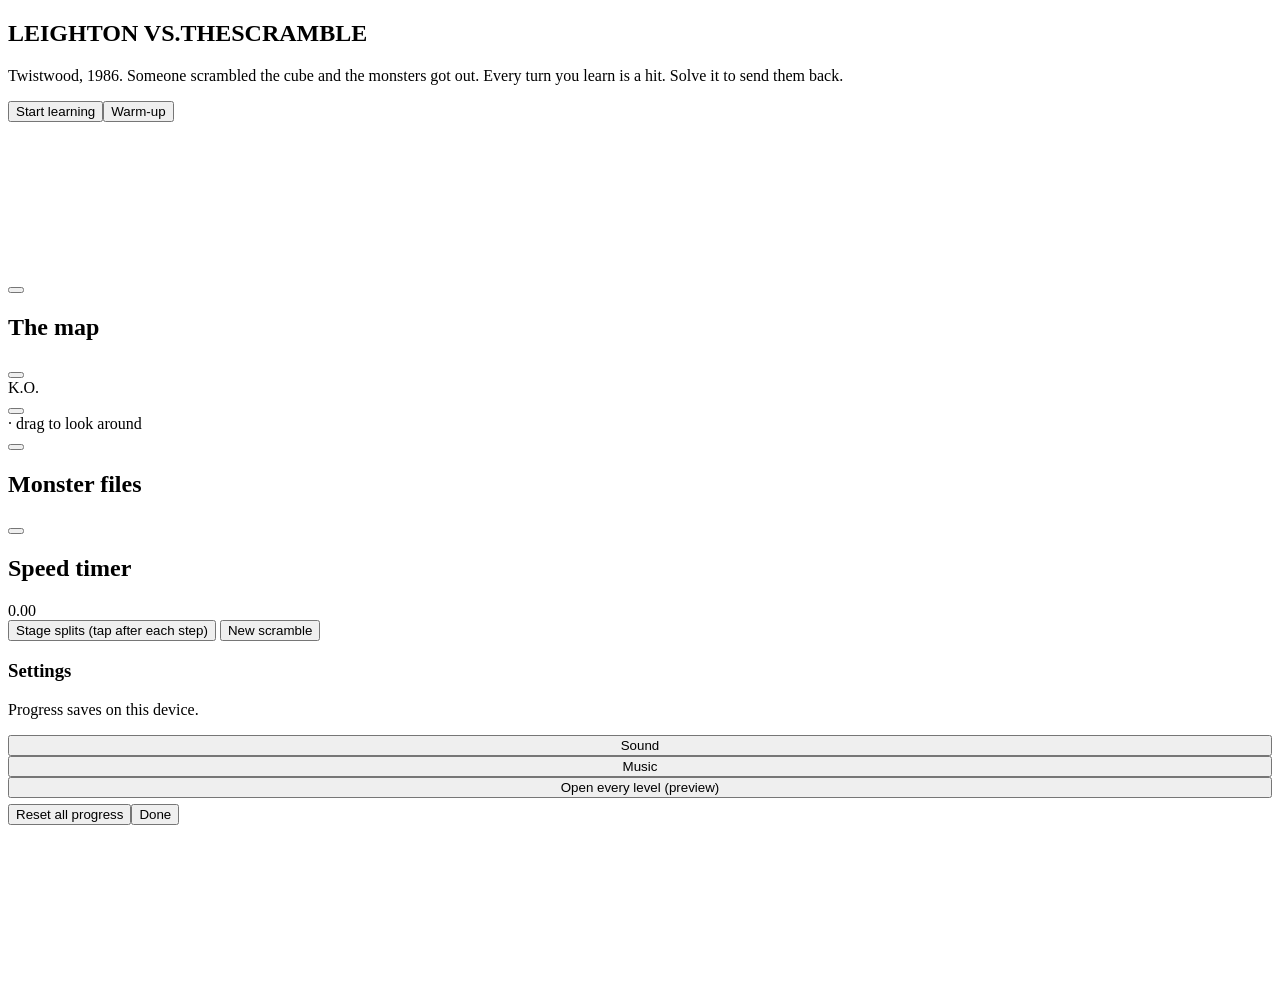
<file: src/shell.html>
<!DOCTYPE html>
<html lang="en">
<head>
<meta charset="utf-8">
<meta name="viewport" content="width=device-width,initial-scale=1,viewport-fit=cover,user-scalable=no">
<meta name="apple-mobile-web-app-capable" content="yes">
<meta name="mobile-web-app-capable" content="yes">
<meta name="apple-mobile-web-app-status-bar-style" content="default">
<meta name="apple-mobile-web-app-title" content="The Scramble">
<meta name="application-name" content="The Scramble">
<meta name="theme-color" content="#0b1029">
<title>Leighton vs. The Scramble</title>
<link rel="apple-touch-icon" href="__ICON__">
<link rel="icon" type="image/png" href="__ICON__">
<link rel="preconnect" href="https://fonts.googleapis.com"><link rel="preconnect" href="https://fonts.gstatic.com" crossorigin>
<link href="https://fonts.googleapis.com/css2?family=Inter:wght@400..600&family=IBM+Plex+Mono&display=swap" rel="stylesheet">
<style>
__CSS__
</style>
</head>
<body>
<div id="app">

  <section class="screen" id="home">
    <div class="hero">
      <div id="heroScene"></div>
      <div class="hero-copy">
        <h1 class="logo" aria-label="Leighton vs. The Scramble"><span class="tag" aria-hidden="true">LEIGHTON <b>VS.</b></span><span class="the" aria-hidden="true">THE</span><span class="big" aria-hidden="true" data-t="SCRAMBLE"><span style="--i:0">S</span><span style="--i:1">C</span><span style="--i:2">R</span><span style="--i:3">A</span><span style="--i:4">M</span><span style="--i:5">B</span><span style="--i:6">L</span><span style="--i:7">E</span></span></h1>
        <p>Twistwood, 1986. Someone scrambled the cube and the monsters got out. <span>Every turn you learn is a hit. Solve it to send them back.</span></p>
        <div class="hero-actions"><button class="key dark big" id="homePlay">Start learning</button><button class="key ghost big" id="homeWarm">Warm-up</button></div>
      </div>
      <div class="hero-lei" id="heroLei"></div><div class="hero-mons" id="heroMons"></div>
    </div>
    <svg id="homeFringe"></svg>
    <div class="home-body scroll-y" id="homeStats"></div>
  </section>

  <section class="screen" id="map">
    <div class="topbar"><button class="icon-btn icon-back" data-go="home" aria-label="Home"></button><h2>The map</h2><span class="chip-stat" id="mapStreak"></span><span class="chip-stat" id="mapXP"></span></div>
    <div class="map-wrap scroll-y" id="mapBody"></div>
  </section>

  <section class="screen" id="lesson">
    <div class="ls-top"><button class="icon-btn" id="lsClose" aria-label="Close lesson"></button><div class="bar" id="lsBar"></div><div class="combo" id="lsCombo"></div></div>
    <div class="ls-main">
      <div class="stage" id="lsStage">
        <div class="arena" id="arena">
          <div id="arenaScene"></div>
          <div class="hero-sp" id="arenaHero"></div><div class="orb" id="arenaOrb"></div>
          <div class="mon" id="arenaMon"><div class="body" id="arenaMonBody"></div></div>
          <div class="mon-tag"><span class="nm" id="monName"></span><div class="hp"><i id="monHP"></i></div></div>
          <div class="taunt" id="monTaunt"></div>
          <div class="flash" id="arenaFlash"></div><div class="ko" id="arenaKO">K.O.</div>
        </div>
        <div class="cube-wrap">
          <div class="cube-host" id="cubeHost"></div>
          <button class="icon-btn view-reset" id="viewReset" aria-label="Reset view"></button>
          <div class="toast" id="lsToast"></div>
          <div class="hint-txt"><span id="lsTitle"></span> &middot; drag to look around</div>
        </div>
      </div>
      <div class="side">
        <div class="speaker"><div class="face" id="lsFace"></div><div class="bubble" id="lsBubble"></div></div>
        <div class="task" id="lsTask"></div>
        <div class="controls" id="lsControls"></div>
      </div>
    </div>
  </section>

  <section class="screen" id="done"><div class="result" id="doneCard"></div></section>

  <section class="screen" id="friends">
    <div class="topbar"><button class="icon-btn icon-back" data-go="home" aria-label="Home"></button><h2>Monster files</h2><span class="chip-stat" id="filesCount"></span></div>
    <div class="friends files scroll-y" id="friendsBody"></div>
  </section>

  <section class="screen" id="timer">
    <div class="topbar"><button class="icon-btn icon-back" data-go="home" aria-label="Home"></button><h2>Speed timer</h2></div>
    <div class="timer-wrap">
      <div class="tpad" id="tPad">
        <div class="scr" id="tScr"></div>
        <div class="time" id="tTime">0.00</div>
        <div class="tsub" id="tSub"></div>
        <div class="splits" id="tSplits"></div>
      </div>
      <div class="tside">
        <div style="display:grid;grid-template-columns:1fr 1fr;gap:10px" id="tStats"></div>
        <button class="toggle" id="swSplitsRow"><span>Stage splits (tap after each step)</span><span class="sw" id="swSplits"></span></button>
        <button class="key light" id="tNew">New scramble</button>
        <div class="tlist" id="tList"></div>
      </div>
    </div>
  </section>

</div>

<div class="modal" id="settings"><div class="sheet">
  <h3>Settings</h3>
  <p>Progress saves on this device.</p>
  <button class="toggle" id="swSoundRow" style="width:100%"><span>Sound</span><span class="sw" id="swSound"></span></button>
  <button class="toggle" id="swMusicRow" style="width:100%"><span>Music</span><span class="sw" id="swMusic"></span></button>
  <button class="toggle" id="swOpenRow" style="width:100%"><span>Open every level (preview)</span><span class="sw" id="swOpen"></span></button>
  <div class="btn-row" style="margin-top:6px"><button class="key light" id="resetBtn">Reset all progress</button><button class="key dark" id="closeSettings">Done</button></div>
</div></div>
<canvas id="confetti"></canvas>

<script>
__JS__
</script>
</body>
</html>
</file>
